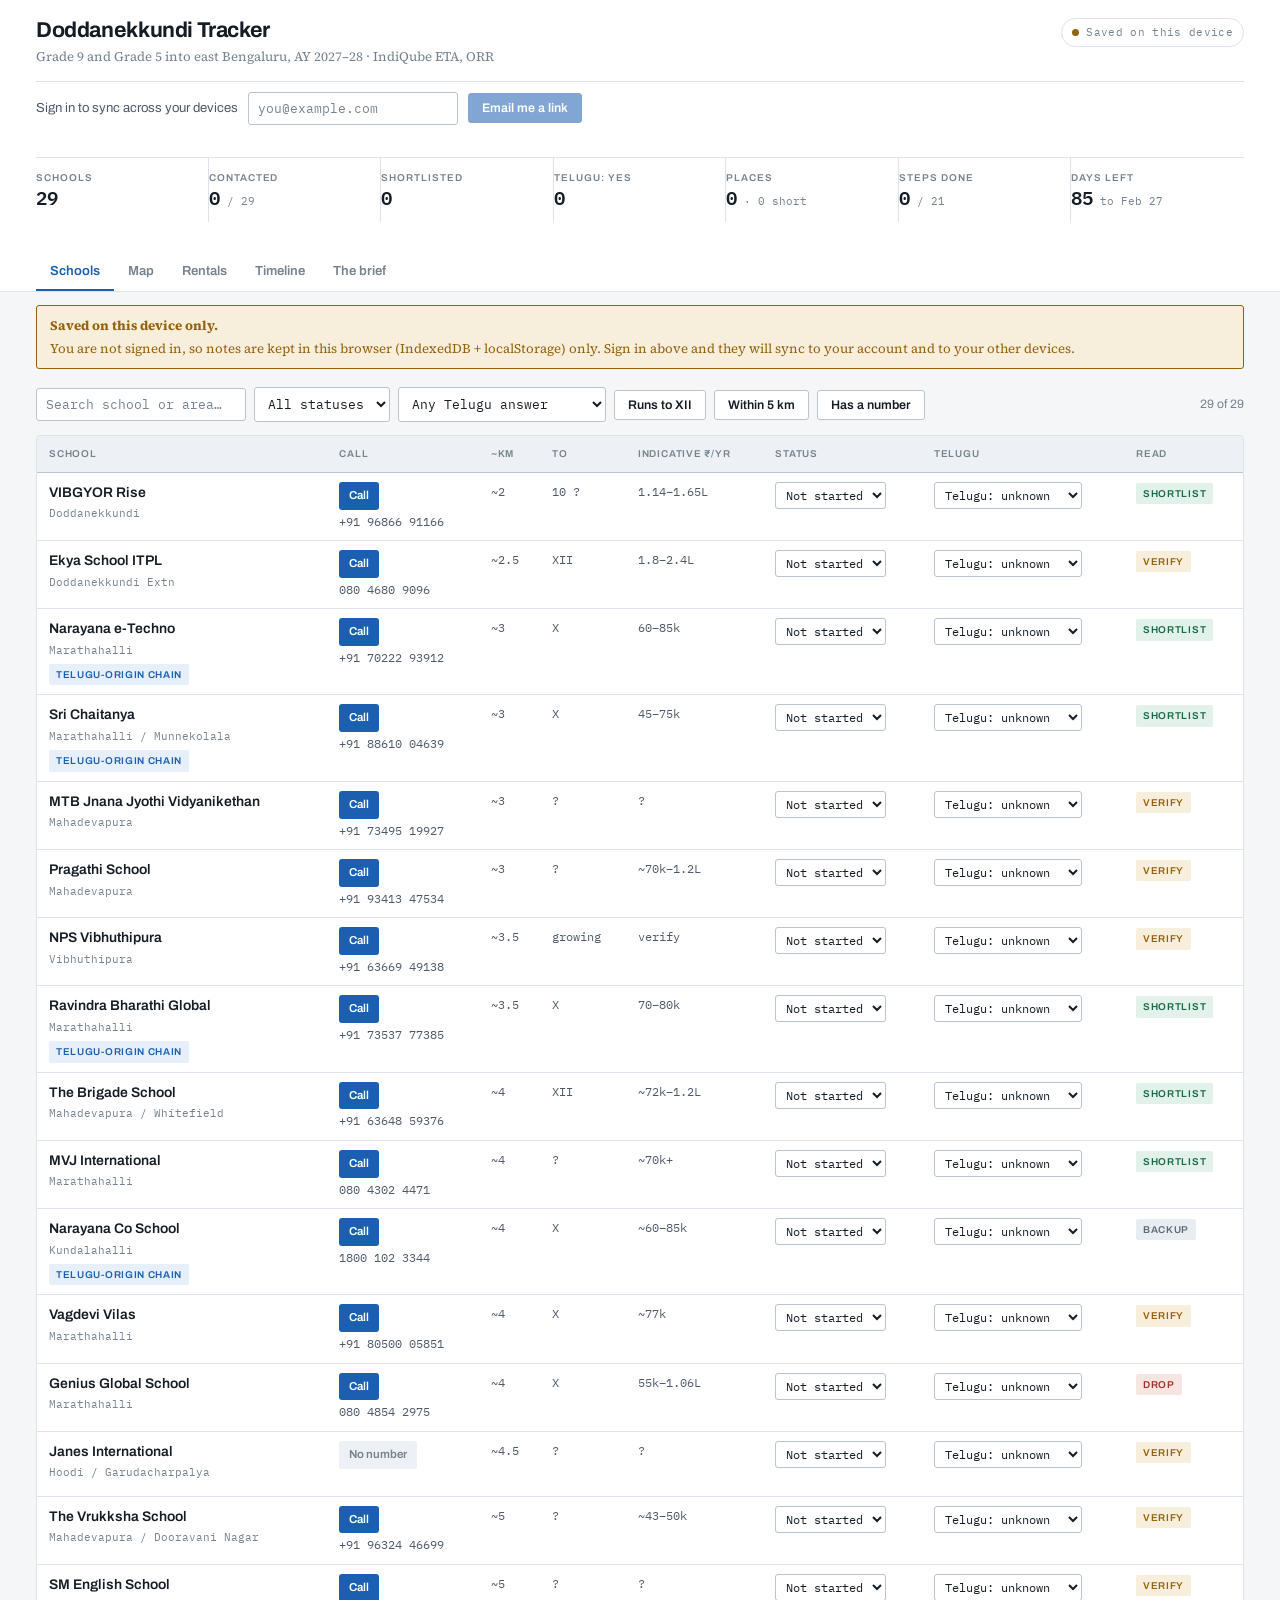
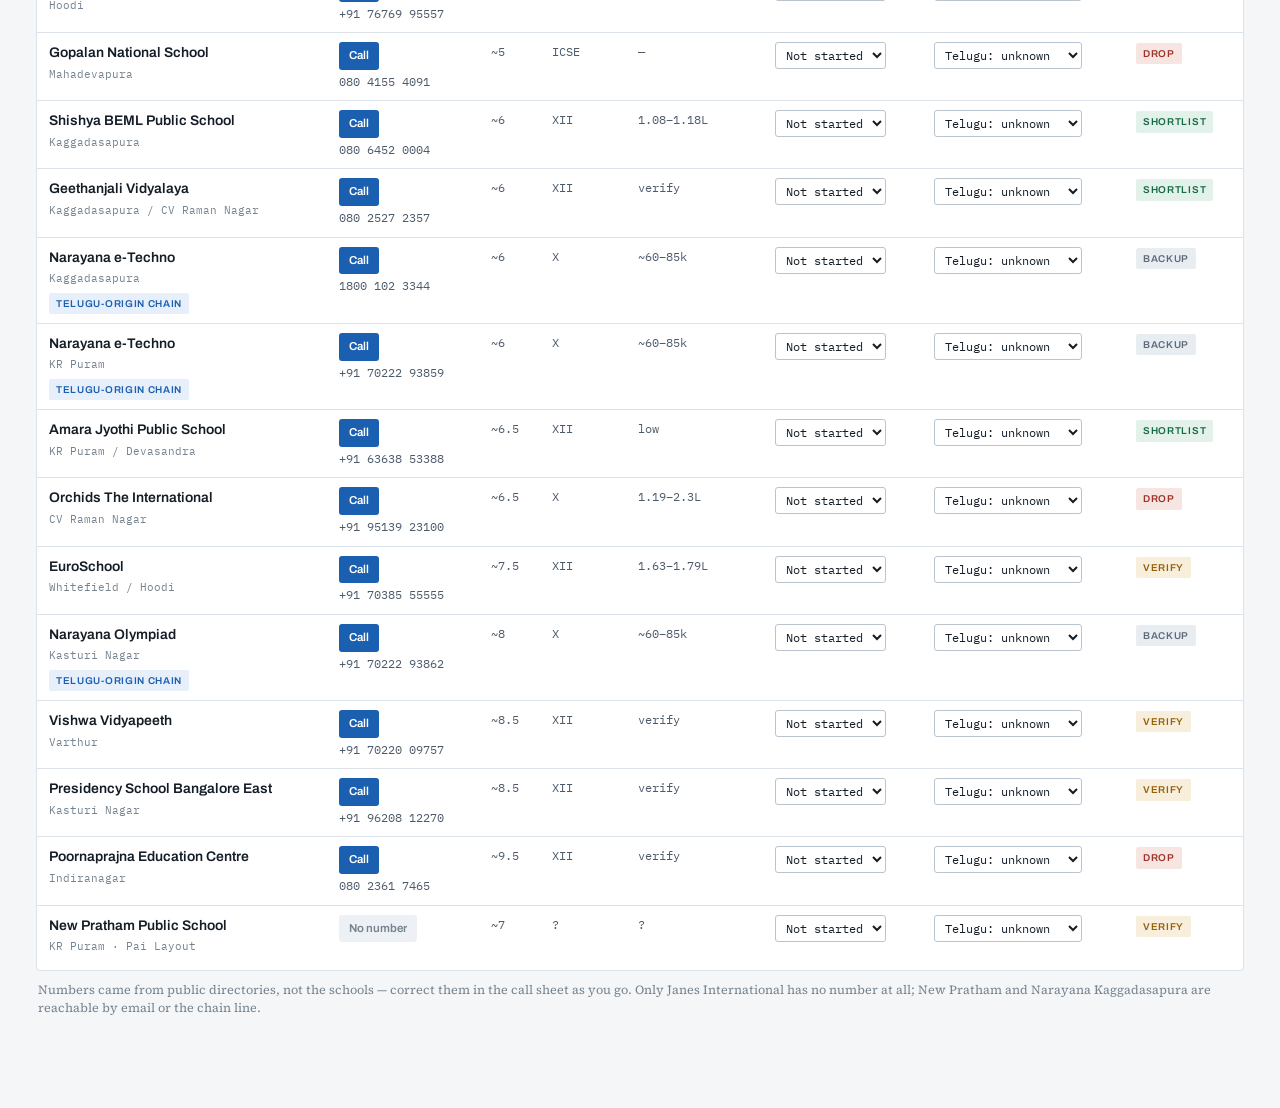
<file: index.html>
<!doctype html>
<html lang="en">
<head>
<meta charset="utf-8">
<meta name="viewport" content="width=device-width, initial-scale=1, viewport-fit=cover">
<meta name="description" content="Tracker for the east Bengaluru school search and house hunt, AY 2027-28.">
<meta name="color-scheme" content="light dark">
<meta name="robots" content="noindex, nofollow, noarchive">
<meta name="apple-mobile-web-app-capable" content="yes">
<meta name="apple-mobile-web-app-title" content="DDK Tracker">
<link rel="icon" href="data:image/svg+xml,%3Csvg xmlns='http://www.w3.org/2000/svg' viewBox='0 0 100 100'%3E%3Ctext y='.9em' font-size='90'%3E%F0%9F%93%9E%3C/text%3E%3C/svg%3E">
<title>Doddanekkundi Tracker</title>
<link rel="preconnect" href="https://fonts.googleapis.com">
<link rel="preconnect" href="https://fonts.gstatic.com" crossorigin>
<link rel="stylesheet" href="https://fonts.googleapis.com/css2?family=Archivo:wght@500;600;700&family=IBM+Plex+Mono:wght@400;500;600&family=Source+Serif+4:opsz,wght@8..60,400;8..60,600&display=swap">
<link rel="stylesheet" href="vendor/leaflet.css?v=4">
<link rel="stylesheet" href="styles.css?v=4">
</head>
<body>
<div id="root"><noscript>This tracker needs JavaScript enabled.</noscript></div>

<!-- Vendored rather than pulled from a CDN: no third-party runtime
     dependency, and the page keeps working offline once cached. -->
<script src="vendor/react.production.min.js?v=4"></script>
<script src="vendor/react-dom.production.min.js?v=4"></script>
<script src="vendor/supabase.js?v=4"></script>
<script src="vendor/leaflet.js?v=4"></script>

<script src="config.js?v=4"></script>
<script src="data.js?v=4"></script>
<script src="store.js?v=4"></script>
<script src="app.js?v=4"></script>

<script>
(function () {
  var root = document.getElementById("root");
  if (typeof React === "undefined" || typeof ReactDOM === "undefined" || !window.TrackerApp) {
    root.innerHTML =
      '<div style="font:15px/1.6 system-ui,sans-serif;max-width:34em;margin:12vh auto;padding:0 20px">' +
      '<h1 style="font-size:1.2rem;margin:0 0 12px">This page could not start</h1>' +
      '<p style="margin:0 0 10px">One of the scripts in vendor/ did not load. Check that the whole folder was deployed.</p>' +
      '<p style="margin:0;color:#666">If reloading does not help, check the browser console: a missing config.js or a ' +
      'syntax error in one of the scripts will stop the page here.</p></div>';
    return;
  }
  ReactDOM.createRoot(root).render(React.createElement(window.TrackerApp));
})();
</script>
</body>
</html>
</file>
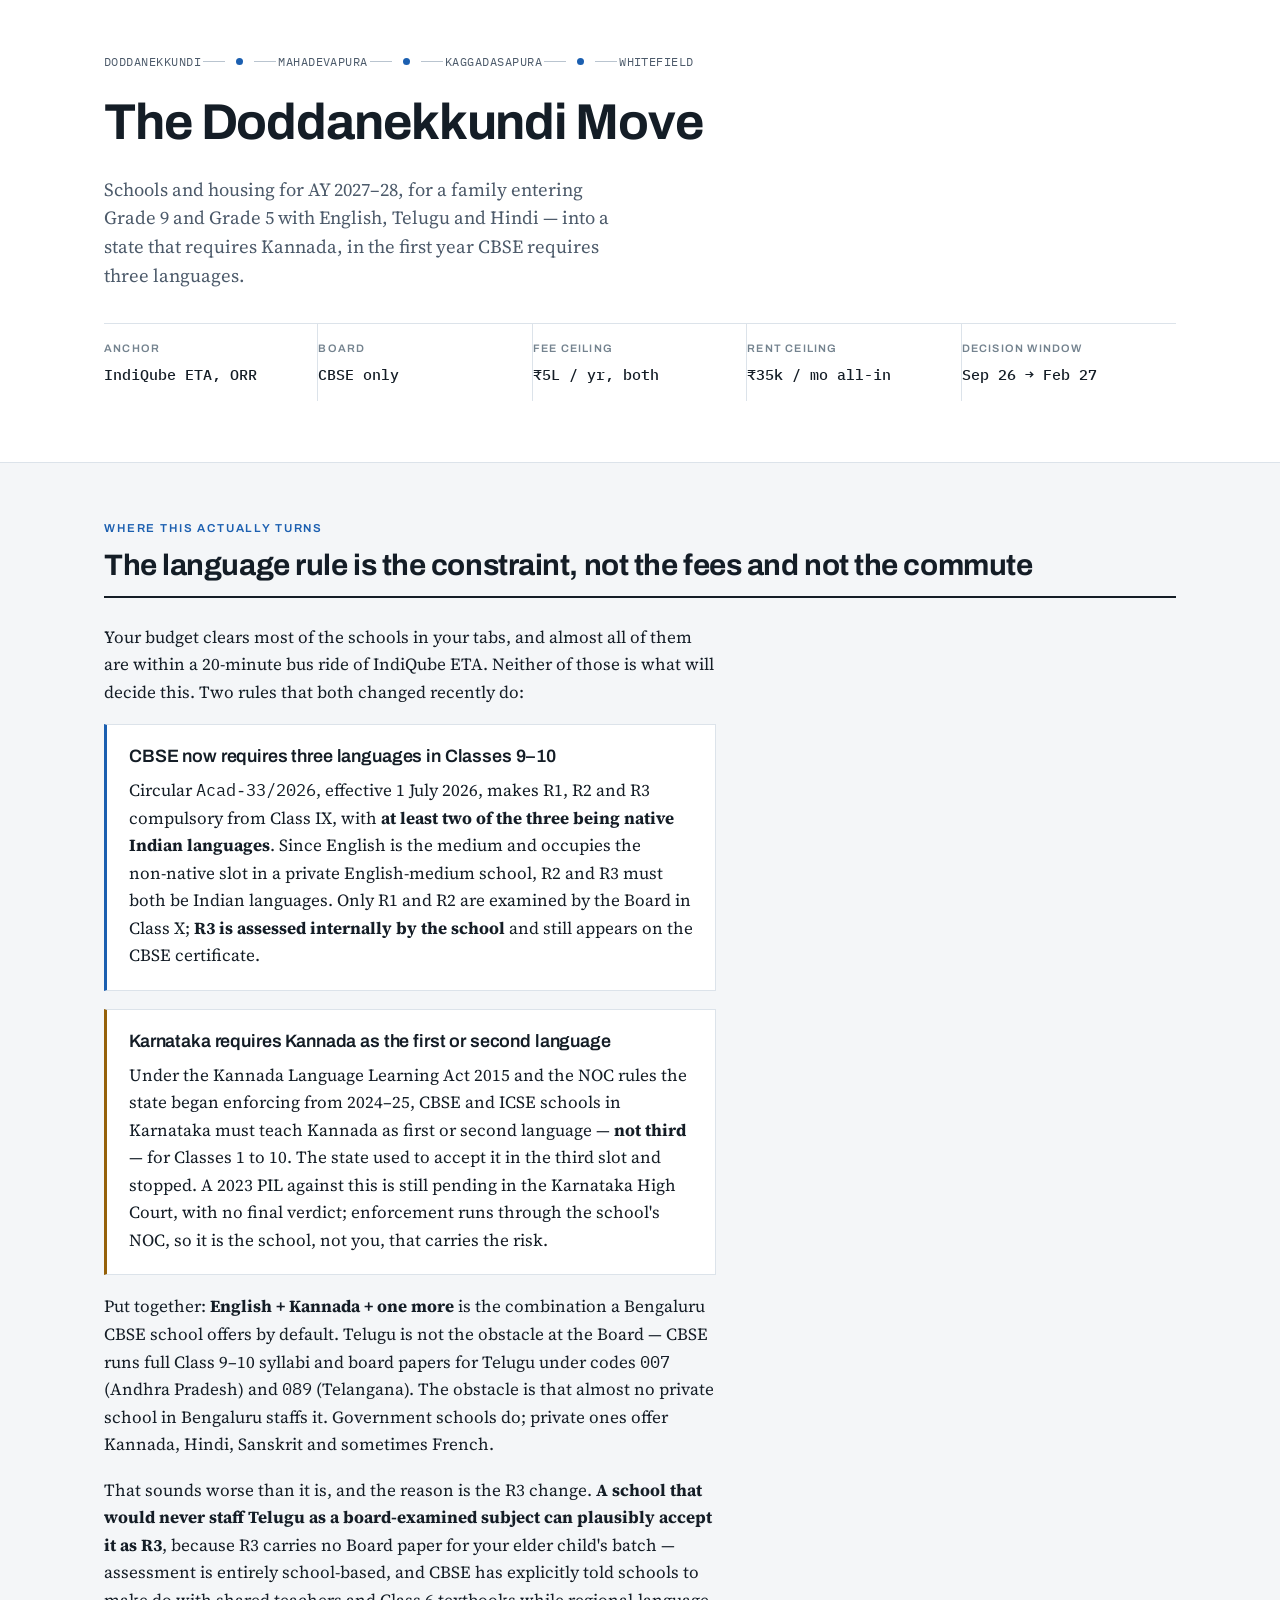
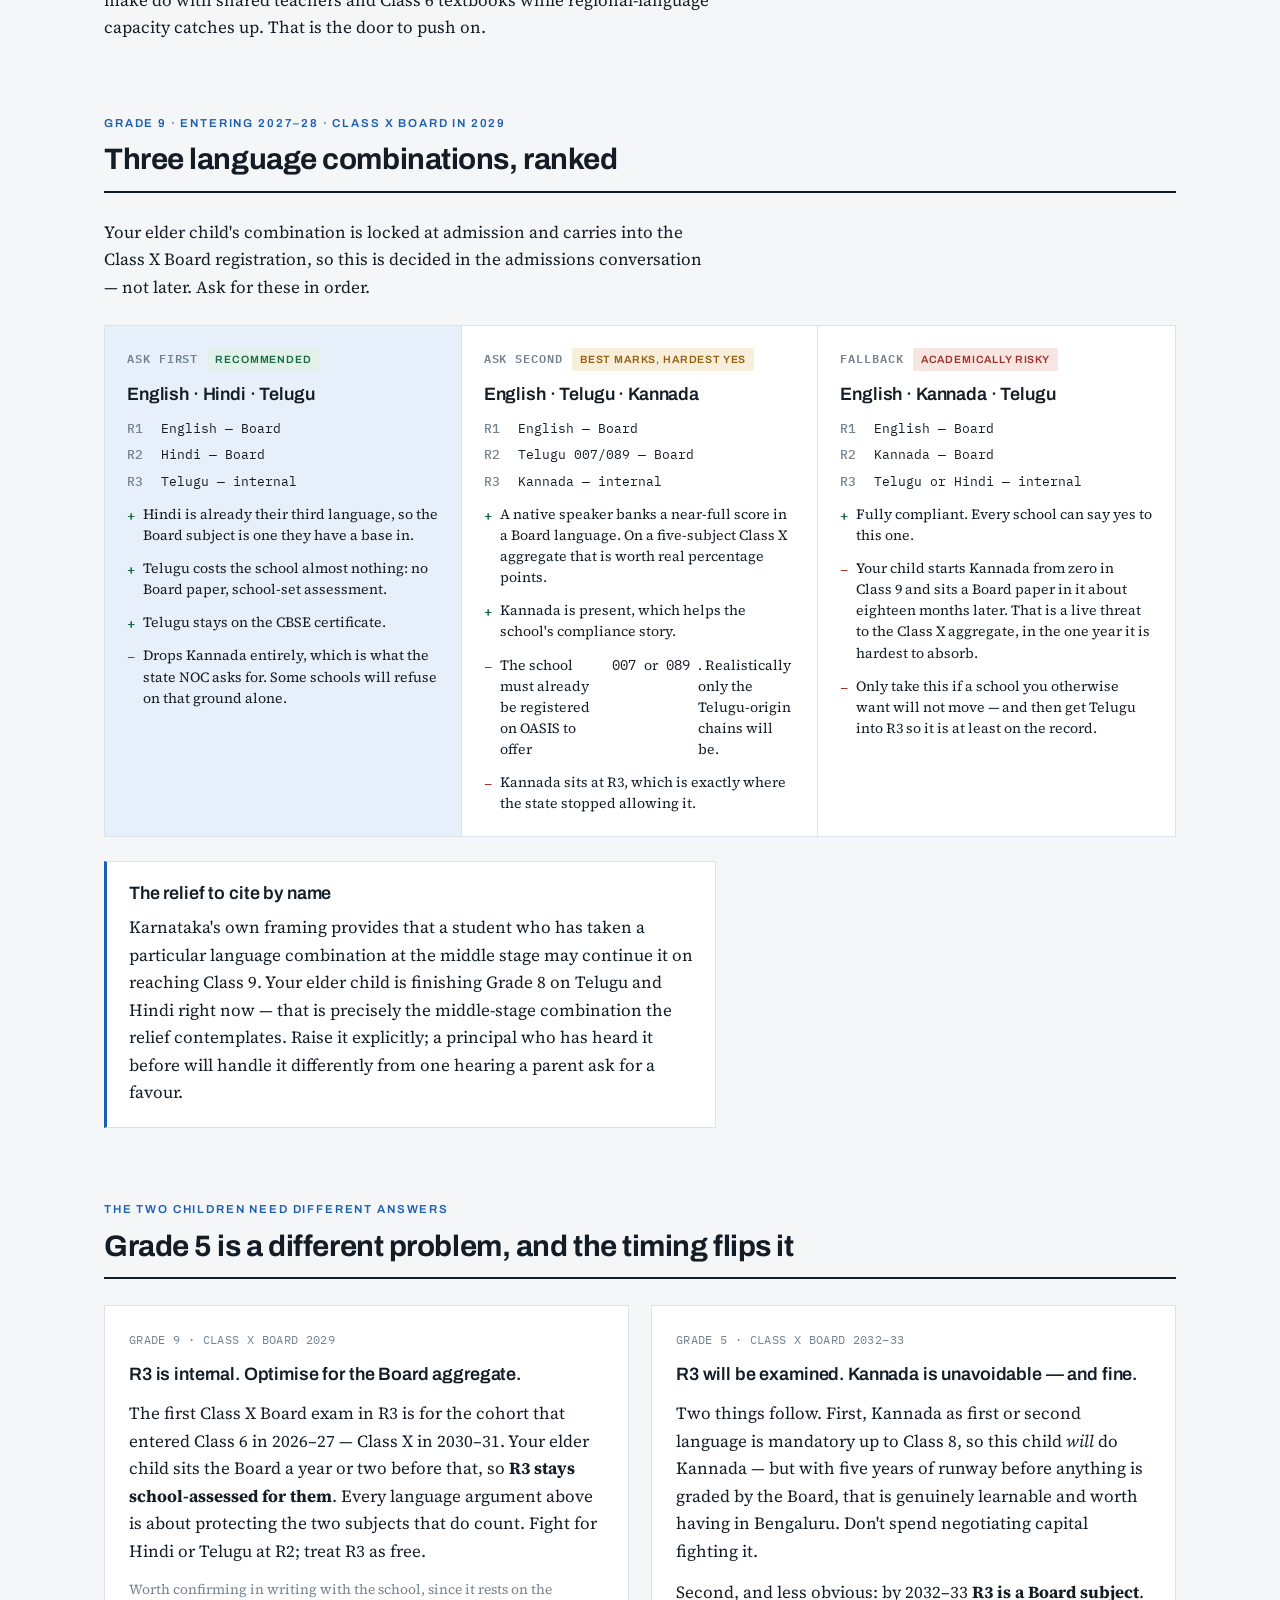
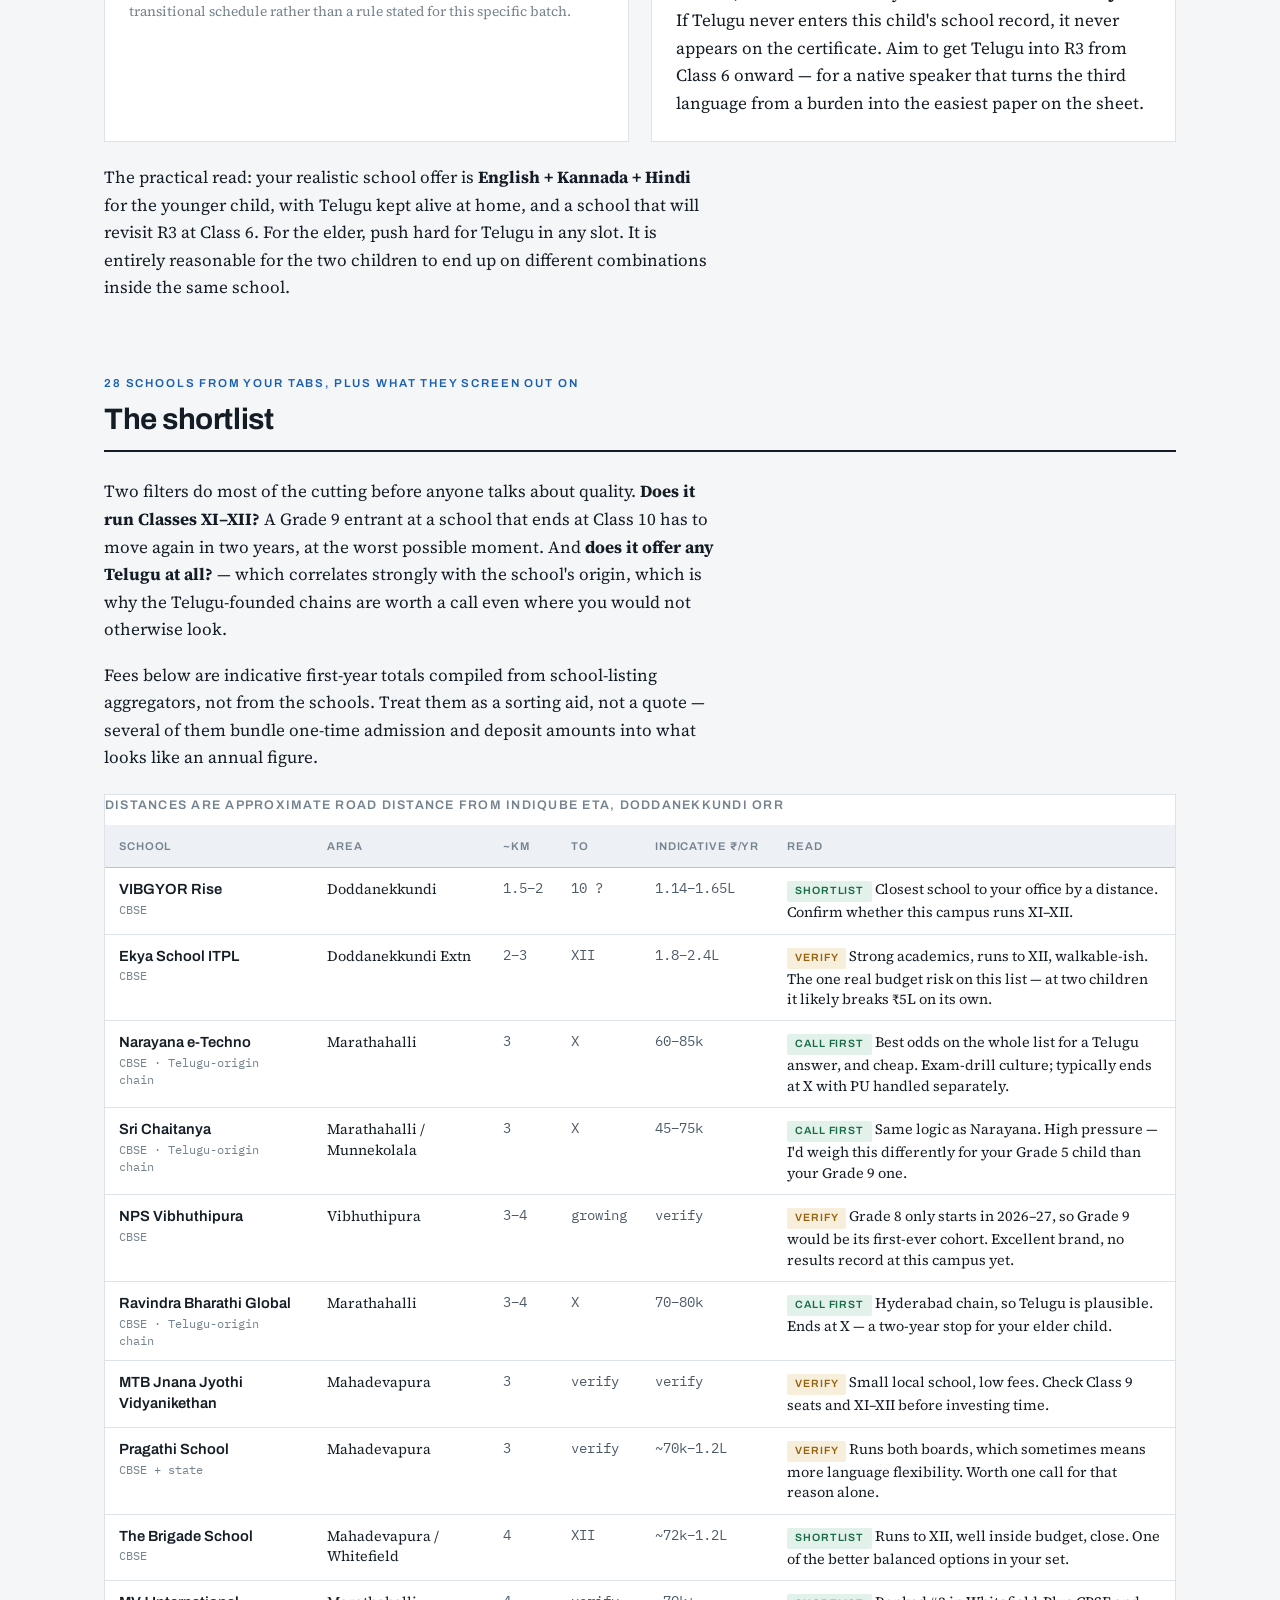
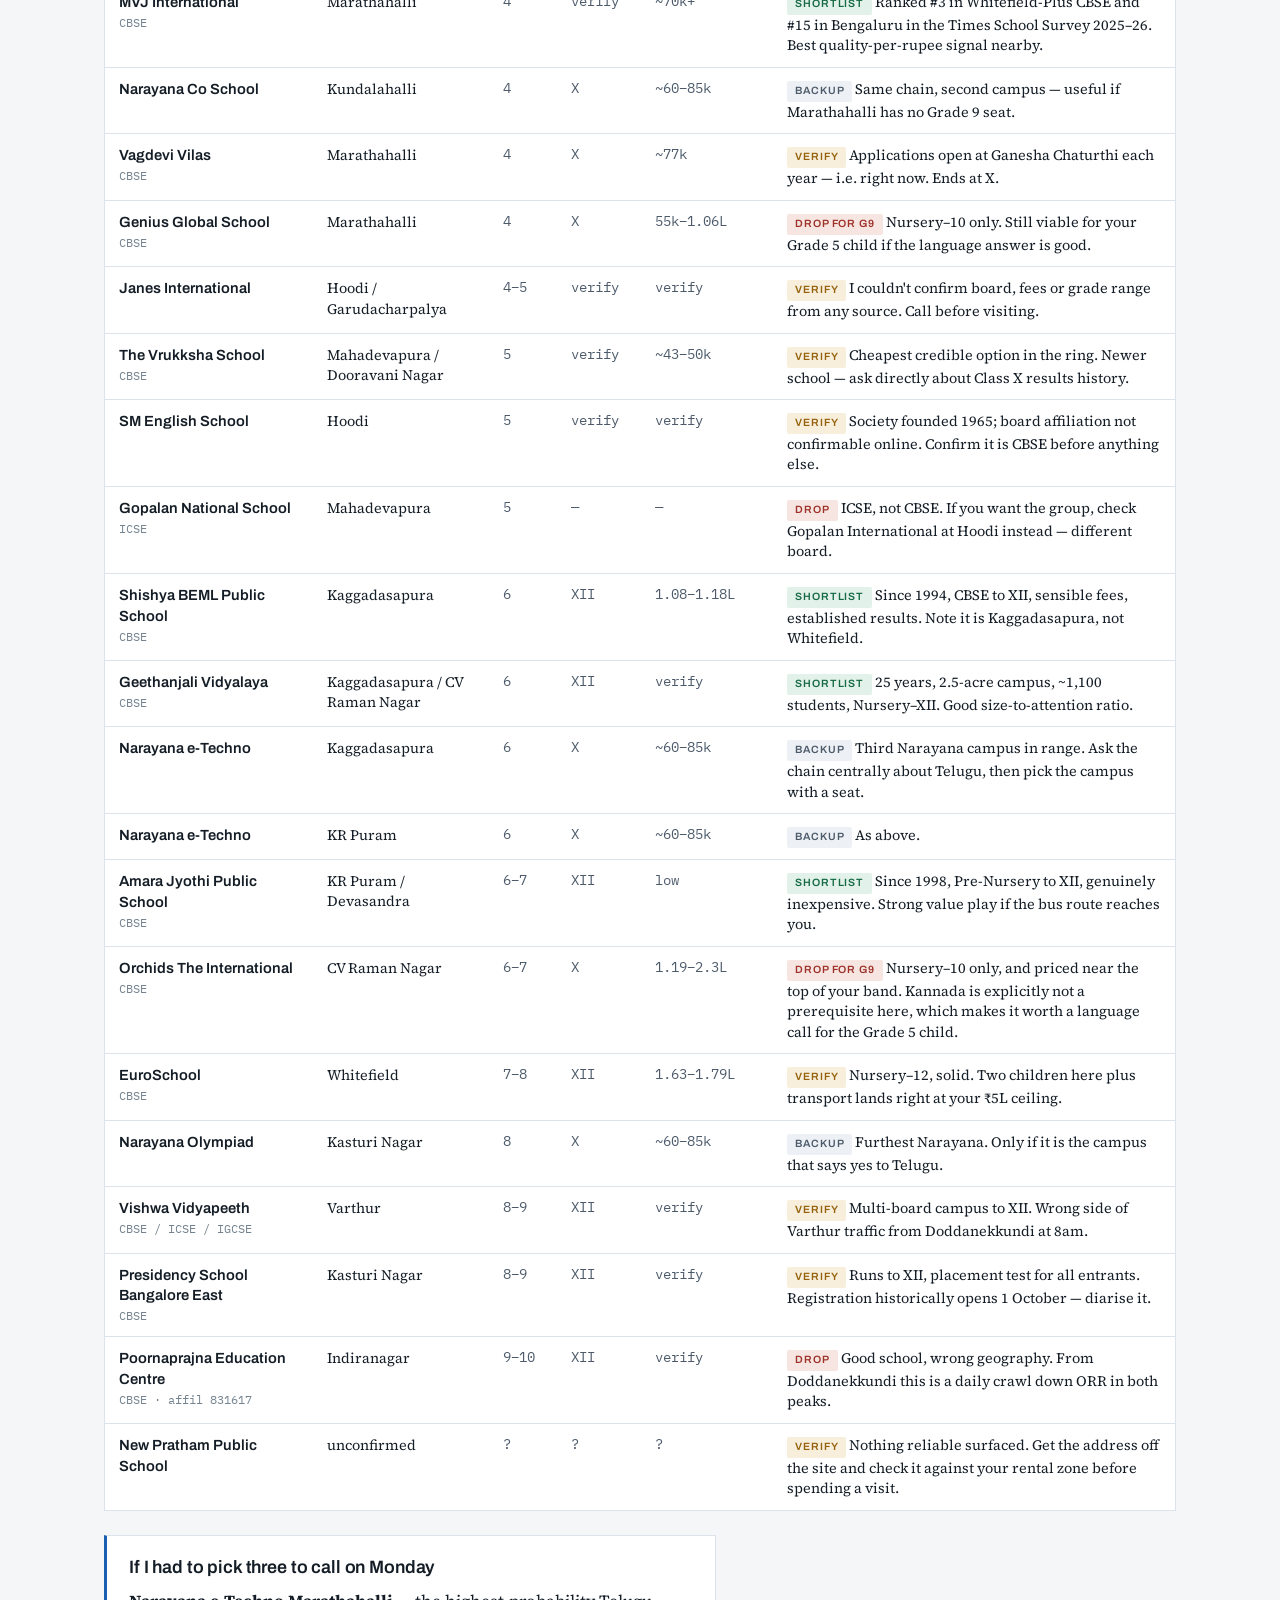
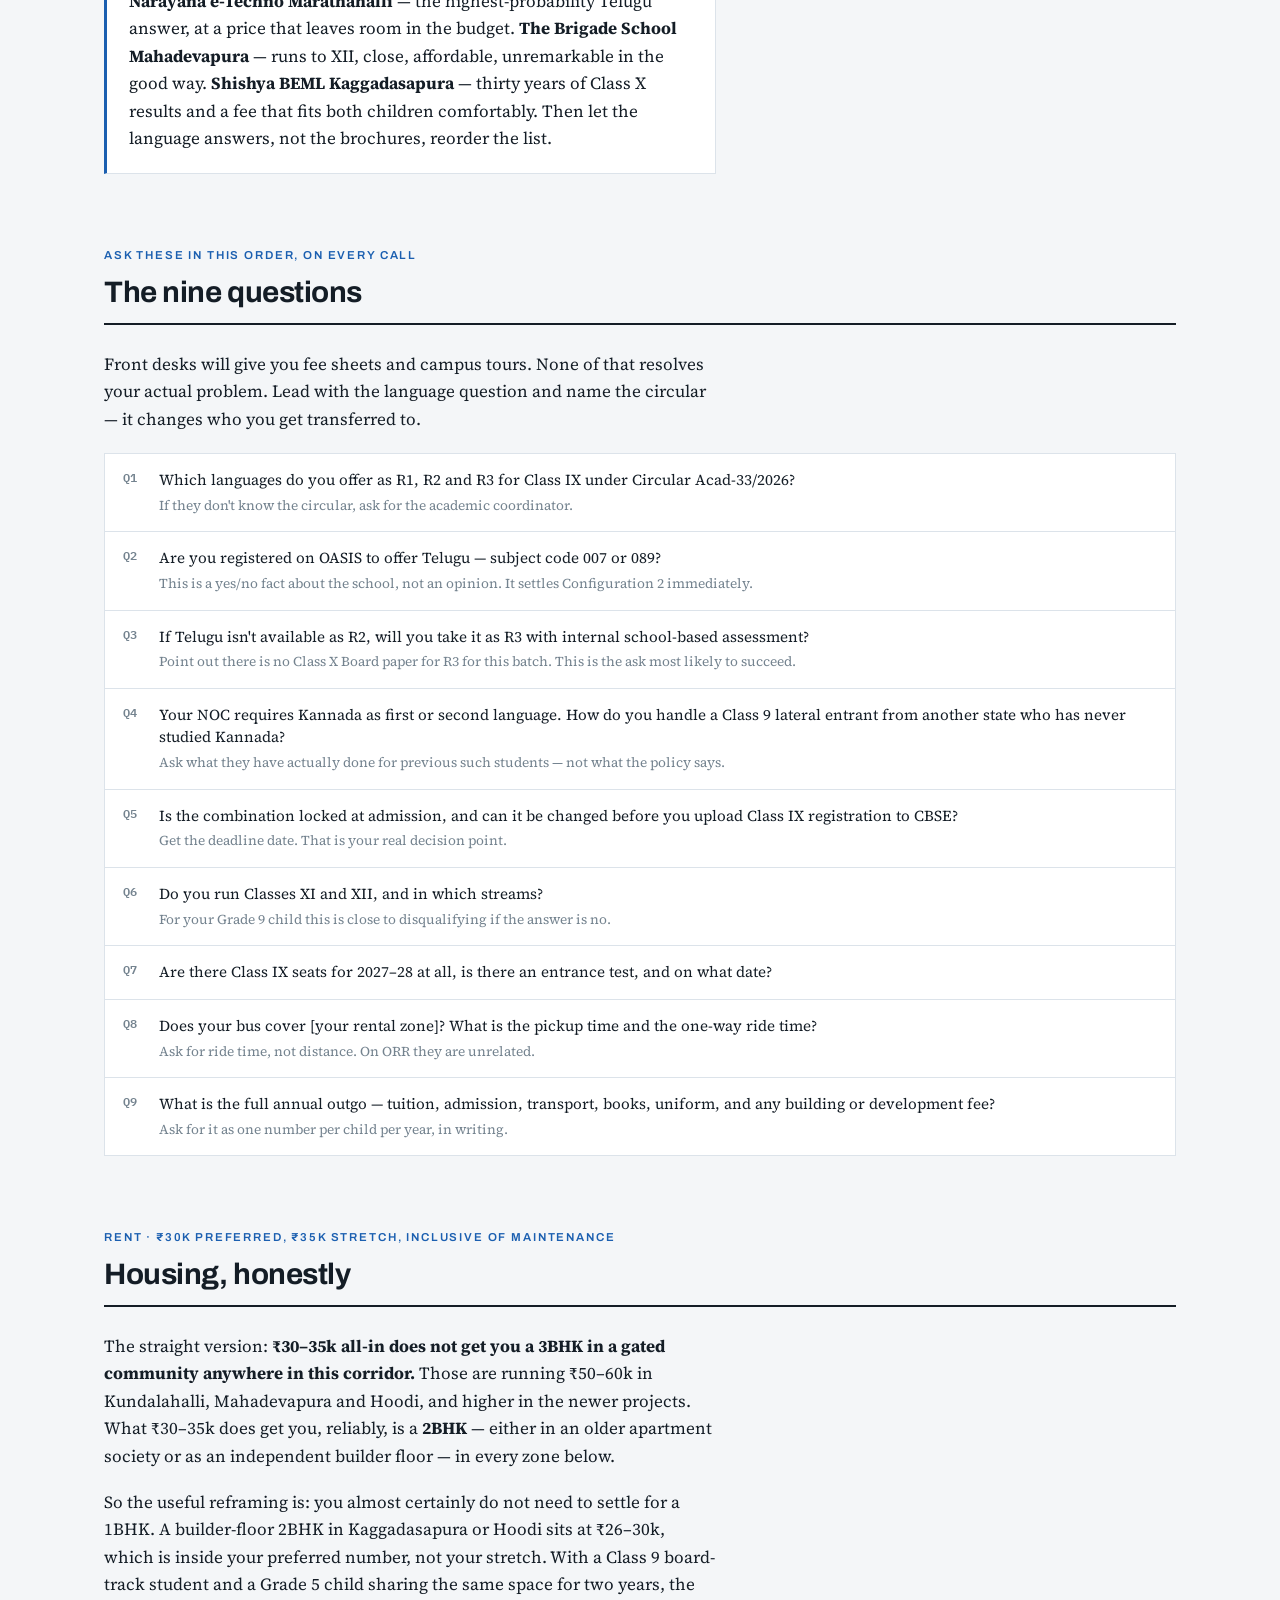
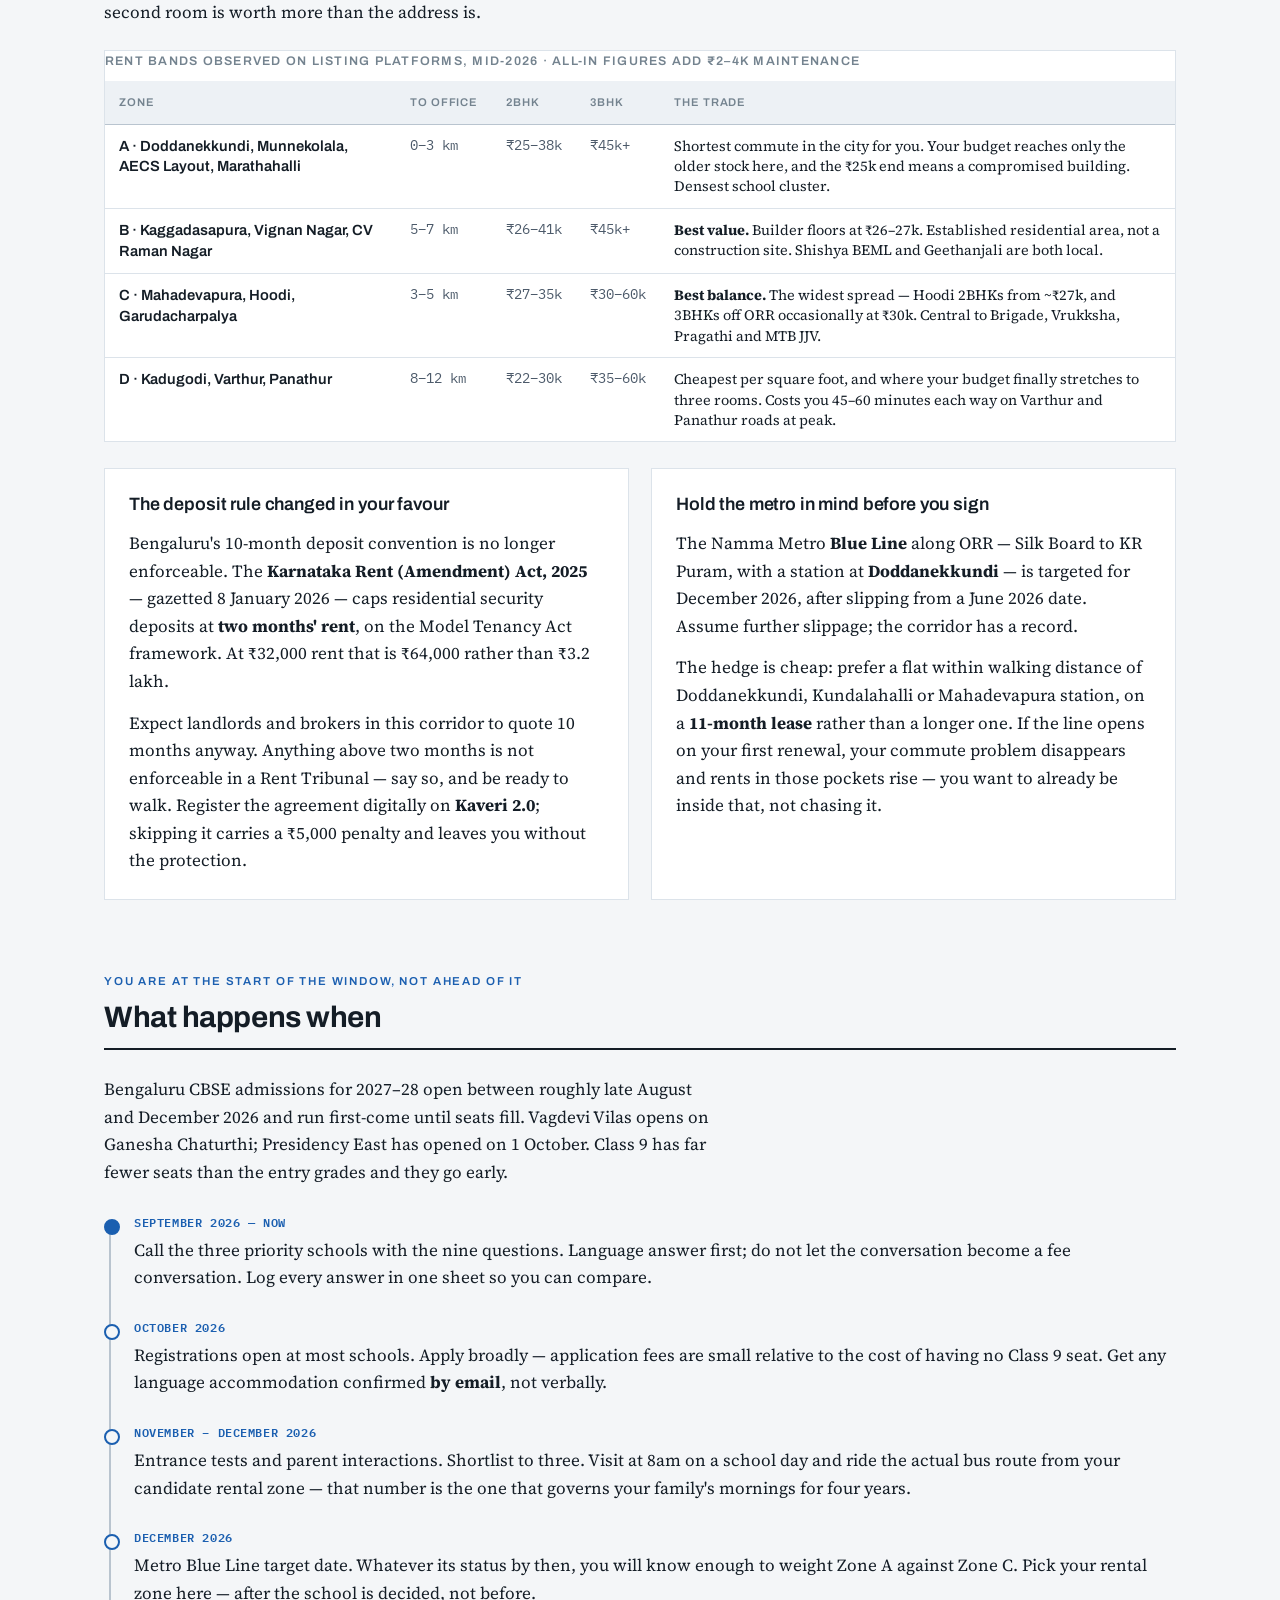
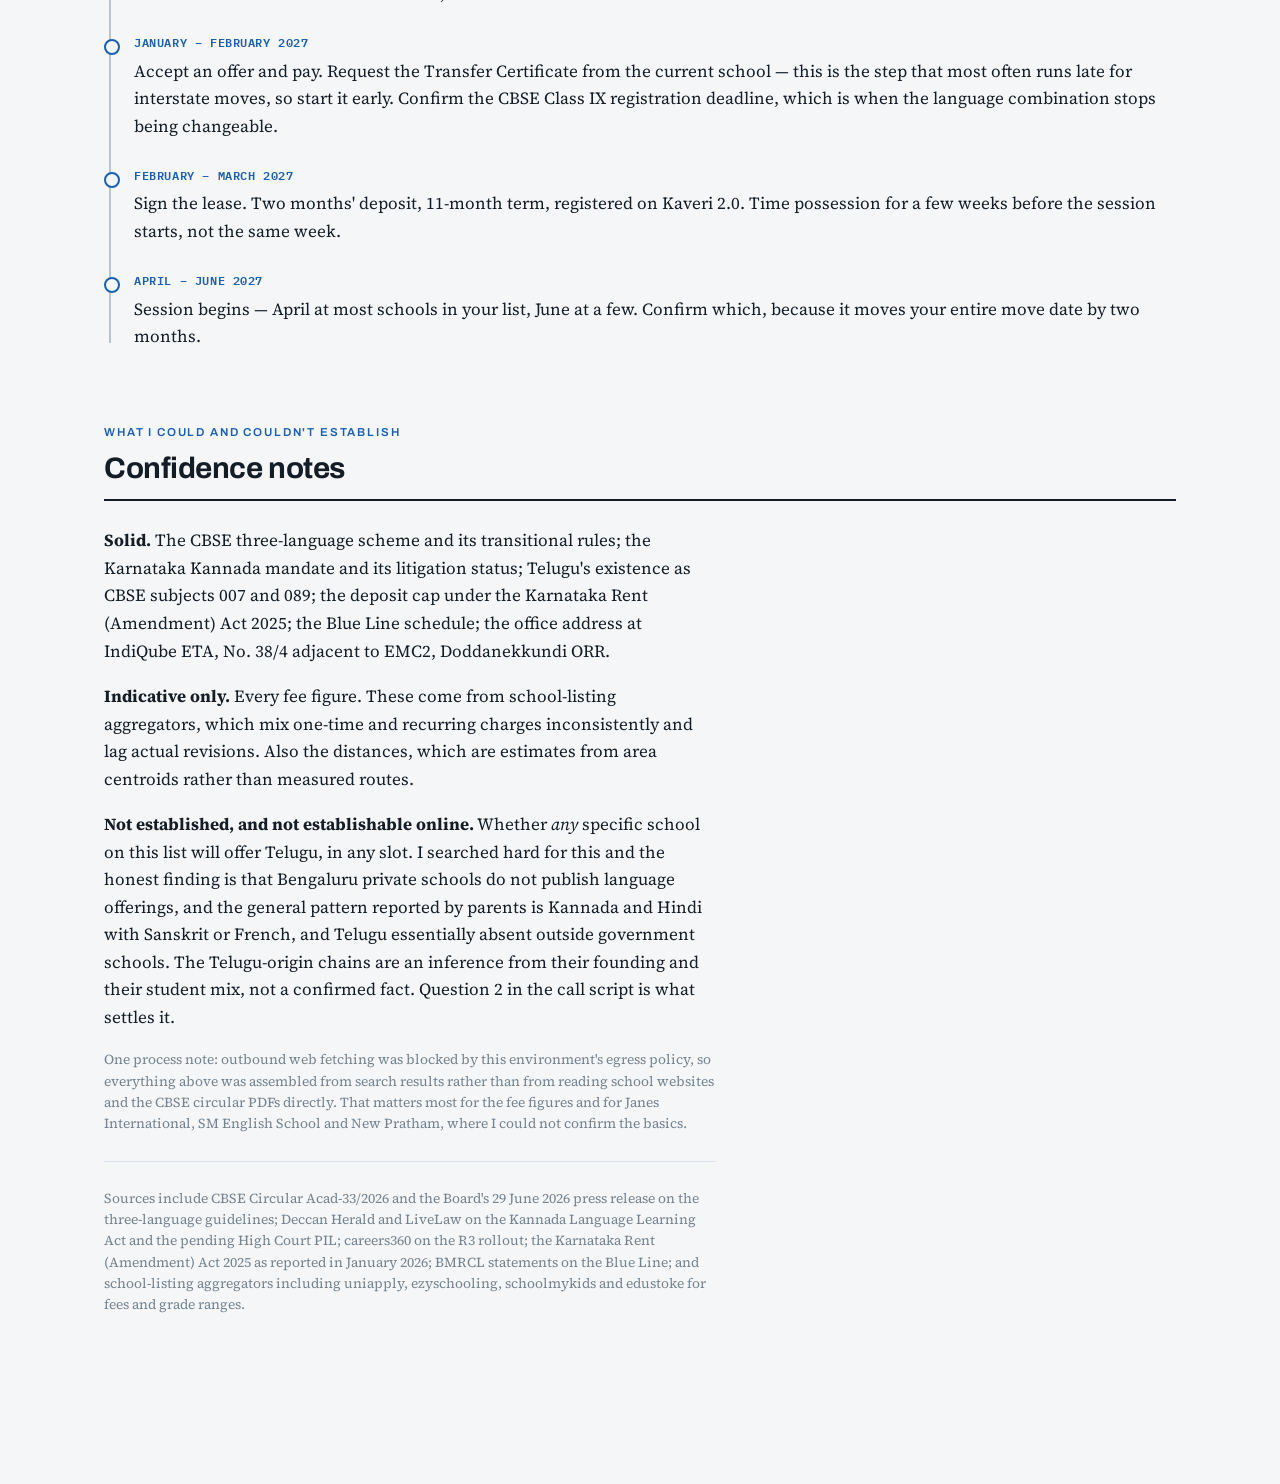
<file: report.html>
<!doctype html>
<html lang="en">
<head>
<meta charset="utf-8">
<meta name="viewport" content="width=device-width, initial-scale=1, viewport-fit=cover">
<meta name="description" content="Schools and housing research for a family relocating to east Bengaluru, AY 2027-28.">
<meta name="color-scheme" content="light dark">
<meta name="apple-mobile-web-app-capable" content="yes">
<meta name="apple-mobile-web-app-title" content="DDK Tracker">
<style>html{-webkit-text-size-adjust:100%}body{margin:0}img{max-width:100%}[hidden]{display:none!important}</style>
<title>The Doddanekkundi Move</title>
<link rel="preconnect" href="https://fonts.googleapis.com">
<link rel="preconnect" href="https://fonts.gstatic.com" crossorigin>
<link rel="stylesheet" href="https://fonts.googleapis.com/css2?family=Archivo:wght@500;600;700&family=IBM+Plex+Mono:wght@400;500;600&family=Source+Serif+4:ital,opsz,wght@0,8..60,400;0,8..60,600;1,8..60,400&display=swap">

<style>
:root{
  --ground:#F4F6F8;
  --surface:#FFFFFF;
  --surface-2:#EDF1F5;
  --ink:#141D26;
  --ink-2:#4C5A6A;
  --ink-3:#74838F;
  --rule:#DCE3EA;
  --rule-strong:#B9C4CF;
  --accent:#1B5FB0;
  --accent-soft:#E7EFFA;
  --go:#166B45;      --go-bg:#E2F1E9;
  --warn:#95610A;    --warn-bg:#F7EEDC;
  --stop:#9E3229;    --stop-bg:#F7E5E2;
  --shadow:0 1px 2px rgba(20,29,38,.06), 0 8px 24px -16px rgba(20,29,38,.28);
}
@media (prefers-color-scheme: dark){
  :root:not([data-theme="light"]){
    --ground:#0D131A;
    --surface:#151E27;
    --surface-2:#1C2732;
    --ink:#E4EAF0;
    --ink-2:#A2B0BE;
    --ink-3:#7B8996;
    --rule:#26323E;
    --rule-strong:#3A4854;
    --accent:#79ADEF;
    --accent-soft:#16283C;
    --go:#5CC38C;      --go-bg:#12291F;
    --warn:#DFAE55;    --warn-bg:#2C2314;
    --stop:#E88C7F;    --stop-bg:#2E1A18;
    --shadow:0 1px 2px rgba(0,0,0,.4), 0 8px 24px -16px rgba(0,0,0,.8);
  }
}
:root[data-theme="dark"]{
  --ground:#0D131A;
  --surface:#151E27;
  --surface-2:#1C2732;
  --ink:#E4EAF0;
  --ink-2:#A2B0BE;
  --ink-3:#7B8996;
  --rule:#26323E;
  --rule-strong:#3A4854;
  --accent:#79ADEF;
  --accent-soft:#16283C;
  --go:#5CC38C;      --go-bg:#12291F;
  --warn:#DFAE55;    --warn-bg:#2C2314;
  --stop:#E88C7F;    --stop-bg:#2E1A18;
  --shadow:0 1px 2px rgba(0,0,0,.4), 0 8px 24px -16px rgba(0,0,0,.8);
}

*{box-sizing:border-box}
body{
  background:var(--ground);
  color:var(--ink);
  font-family:"Source Serif 4", Georgia, "Times New Roman", serif;
  font-size:17px;
  line-height:1.62;
  -webkit-font-smoothing:antialiased;
}
.wrap{max-width:1120px;margin:0 auto;padding:0 24px 96px}
.col{max-width:68ch}

h1,h2,h3,h4,.eyebrow,.chip,th,.mono,.num{font-family:Archivo, "Helvetica Neue", Arial, sans-serif}
h1{font-size:clamp(2.1rem,5vw,3.15rem);line-height:1.04;letter-spacing:-.022em;font-weight:700;margin:0;text-wrap:balance}
h2{font-size:clamp(1.4rem,2.6vw,1.85rem);line-height:1.15;letter-spacing:-.015em;font-weight:700;margin:0;text-wrap:balance}
h3{font-size:1.12rem;line-height:1.28;letter-spacing:-.008em;font-weight:600;margin:0;text-wrap:balance}
h4{font-size:.82rem;text-transform:uppercase;letter-spacing:.1em;font-weight:600;color:var(--ink-3);margin:0}
p{margin:0}
a{color:var(--accent)}
a:focus-visible,summary:focus-visible{outline:2px solid var(--accent);outline-offset:3px;border-radius:2px}

.eyebrow{
  font-size:.72rem;text-transform:uppercase;letter-spacing:.16em;font-weight:600;
  color:var(--accent);
}
.mono{font-family:"IBM Plex Mono", ui-monospace, Menlo, monospace;font-variant-numeric:tabular-nums}

/* ---- masthead ---- */
header.top{
  border-bottom:1px solid var(--rule);
  background:var(--surface);
  margin-bottom:56px;
}
.top-inner{max-width:1120px;margin:0 auto;padding:52px 24px 44px;display:flex;flex-direction:column;gap:26px}
.route{display:flex;align-items:center;gap:0;flex-wrap:wrap;font-family:"IBM Plex Mono",monospace;font-size:.74rem;letter-spacing:.04em;color:var(--ink-2)}
.route span{white-space:nowrap}
.route .dot{width:7px;height:7px;border-radius:50%;background:var(--accent);display:inline-block;margin:0 9px}
.route .seg{height:1px;width:22px;background:var(--rule-strong);display:inline-block;margin:0 2px}
.lede{font-size:1.16rem;line-height:1.55;color:var(--ink-2);max-width:60ch}
.facts{display:grid;grid-template-columns:repeat(auto-fit,minmax(158px,1fr));gap:0;border-top:1px solid var(--rule);margin-top:6px}
.fact{padding:16px 20px 14px 0;border-right:1px solid var(--rule)}
.fact:last-child{border-right:none}
.fact dt{font-family:Archivo,sans-serif;font-size:.68rem;text-transform:uppercase;letter-spacing:.11em;color:var(--ink-3);font-weight:600;margin-bottom:5px}
.fact dd{margin:0;font-family:"IBM Plex Mono",monospace;font-size:.95rem;font-weight:500;color:var(--ink);font-variant-numeric:tabular-nums}

/* ---- sections ---- */
section{margin-bottom:72px}
.sec-head{display:flex;flex-direction:column;gap:10px;margin-bottom:26px;padding-bottom:14px;border-bottom:2px solid var(--ink)}
.stack{display:flex;flex-direction:column;gap:18px}
.stack-tight{display:flex;flex-direction:column;gap:11px}

/* ---- callout ---- */
.callout{
  background:var(--surface);border:1px solid var(--rule);border-left:3px solid var(--accent);
  padding:20px 22px;display:flex;flex-direction:column;gap:9px;
}
.callout.warn{border-left-color:var(--warn)}
.callout.stop{border-left-color:var(--stop)}

/* ---- tables ---- */
.scroller{overflow-x:auto;border:1px solid var(--rule);background:var(--surface);-webkit-overflow-scrolling:touch}
table{border-collapse:collapse;width:100%;min-width:720px;font-size:.9rem}
caption{text-align:left;font-family:Archivo,sans-serif;font-size:.78rem;text-transform:uppercase;letter-spacing:.1em;color:var(--ink-3);font-weight:600;padding:0 0 10px}
th{
  font-size:.7rem;text-transform:uppercase;letter-spacing:.08em;font-weight:600;color:var(--ink-3);
  text-align:left;padding:12px 14px;border-bottom:1px solid var(--rule-strong);white-space:nowrap;
  background:var(--surface-2);position:sticky;top:0;
}
td{padding:11px 14px;border-bottom:1px solid var(--rule);vertical-align:top;line-height:1.42}
tbody tr:last-child td{border-bottom:none}
td.n{font-family:"IBM Plex Mono",monospace;font-variant-numeric:tabular-nums;font-size:.85rem;white-space:nowrap;color:var(--ink-2)}
td.name{font-family:Archivo,sans-serif;font-weight:600;font-size:.92rem;min-width:190px}
td .sub{display:block;font-family:"IBM Plex Mono",monospace;font-size:.73rem;color:var(--ink-3);font-weight:400;margin-top:2px}

.chip{
  display:inline-block;font-size:.66rem;text-transform:uppercase;letter-spacing:.08em;font-weight:600;
  padding:3px 8px;border-radius:2px;white-space:nowrap;
}
.chip.go{background:var(--go-bg);color:var(--go)}
.chip.verify{background:var(--warn-bg);color:var(--warn)}
.chip.drop{background:var(--stop-bg);color:var(--stop)}
.chip.plain{background:var(--surface-2);color:var(--ink-2)}

/* ---- config cards ---- */
.configs{display:grid;grid-template-columns:repeat(auto-fit,minmax(280px,1fr));gap:0;border:1px solid var(--rule);background:var(--surface)}
.config{padding:22px;border-right:1px solid var(--rule);display:flex;flex-direction:column;gap:12px}
.config:last-child{border-right:none}
.config.pick{background:var(--accent-soft)}
.config-rank{display:flex;align-items:baseline;gap:9px}
.config-rank .r{font-family:"IBM Plex Mono",monospace;font-size:.72rem;font-weight:600;letter-spacing:.08em;color:var(--ink-3)}
.langline{display:flex;flex-direction:column;gap:5px;font-family:"IBM Plex Mono",monospace;font-size:.82rem}
.langline div{display:flex;gap:10px;align-items:baseline}
.langline b{color:var(--ink-3);font-weight:500;min-width:24px}
.pro,.con{font-size:.88rem;line-height:1.5;display:flex;gap:8px}
.pro::before{content:"+";color:var(--go);font-family:"IBM Plex Mono",monospace;font-weight:600}
.con::before{content:"\2212";color:var(--stop);font-family:"IBM Plex Mono",monospace;font-weight:600}

/* ---- two kids split ---- */
.split{display:grid;grid-template-columns:repeat(auto-fit,minmax(300px,1fr));gap:22px}
.panel{background:var(--surface);border:1px solid var(--rule);padding:24px;display:flex;flex-direction:column;gap:14px}
.panel .kidline{font-family:"IBM Plex Mono",monospace;font-size:.76rem;color:var(--ink-3);letter-spacing:.03em}

/* ---- timeline ---- */
.timeline{position:relative;padding-left:30px;display:flex;flex-direction:column;gap:26px}
.timeline::before{content:"";position:absolute;left:5px;top:8px;bottom:8px;width:2px;background:var(--rule-strong)}
.tl-item{position:relative;display:flex;flex-direction:column;gap:5px}
.tl-item::before{
  content:"";position:absolute;left:-30px;top:6px;width:12px;height:12px;border-radius:50%;
  background:var(--ground);border:2px solid var(--accent);
}
.tl-item.now::before{background:var(--accent)}
.tl-when{font-family:"IBM Plex Mono",monospace;font-size:.74rem;font-weight:600;letter-spacing:.05em;color:var(--accent);text-transform:uppercase}

/* ---- script list ---- */
ol.script{margin:0;padding-left:0;list-style:none;counter-reset:q;display:flex;flex-direction:column;gap:0;border:1px solid var(--rule);background:var(--surface)}
ol.script li{counter-increment:q;padding:15px 20px 15px 54px;position:relative;border-bottom:1px solid var(--rule);font-size:.95rem;line-height:1.5}
ol.script li:last-child{border-bottom:none}
ol.script li::before{
  content:"Q" counter(q);position:absolute;left:18px;top:15px;
  font-family:"IBM Plex Mono",monospace;font-size:.72rem;font-weight:600;color:var(--ink-3);
}
ol.script li em{font-style:normal;color:var(--ink-3);font-size:.85rem;display:block;margin-top:4px}

ul.plain{margin:0;padding-left:1.15em;display:flex;flex-direction:column;gap:8px}
ul.plain li{padding-left:.15em}

.footnote{font-size:.86rem;color:var(--ink-3);line-height:1.55}
hr.rule{border:none;border-top:1px solid var(--rule);margin:0}

@media (prefers-reduced-motion: no-preference){
  a{transition:color .15s ease}
}
@media (max-width:640px){
  body{font-size:16px}
  .fact{border-right:none;border-bottom:1px solid var(--rule)}
  .config{border-right:none;border-bottom:1px solid var(--rule)}
  .config:last-child{border-bottom:none}
}
</style>
</head>
<body>
<header class="top">
  <div class="top-inner">
    <div class="route">
      <span>DODDANEKKUNDI</span><span class="seg"></span><span class="dot"></span><span class="seg"></span><span>MAHADEVAPURA</span><span class="seg"></span><span class="dot"></span><span class="seg"></span><span>KAGGADASAPURA</span><span class="seg"></span><span class="dot"></span><span class="seg"></span><span>WHITEFIELD</span>
    </div>
    <h1>The Doddanekkundi Move</h1>
    <p class="lede">Schools and housing for AY&nbsp;2027–28, for a family entering Grade&nbsp;9 and Grade&nbsp;5 with English, Telugu and Hindi — into a state that requires Kannada, in the first year CBSE requires three languages.</p>
    <dl class="facts">
      <div class="fact"><dt>Anchor</dt><dd>IndiQube ETA, ORR</dd></div>
      <div class="fact"><dt>Board</dt><dd>CBSE only</dd></div>
      <div class="fact"><dt>Fee ceiling</dt><dd>₹5L / yr, both</dd></div>
      <div class="fact"><dt>Rent ceiling</dt><dd>₹35k / mo all-in</dd></div>
      <div class="fact"><dt>Decision window</dt><dd>Sep 26 → Feb 27</dd></div>
    </dl>
  </div>
</header>

<div class="wrap">

<!-- ============ 1. THE HEADLINE ============ -->
<section>
  <div class="sec-head">
    <span class="eyebrow">Where this actually turns</span>
    <h2>The language rule is the constraint, not the fees and not the commute</h2>
  </div>

  <div class="col stack">
    <p>Your budget clears most of the schools in your tabs, and almost all of them are within a 20‑minute bus ride of IndiQube ETA. Neither of those is what will decide this. Two rules that both changed recently do:</p>

    <div class="callout">
      <h3>CBSE now requires three languages in Classes 9–10</h3>
      <p>Circular <span class="mono">Acad‑33/2026</span>, effective 1 July 2026, makes R1, R2 and R3 compulsory from Class IX, with <strong>at least two of the three being native Indian languages</strong>. Since English is the medium and occupies the non‑native slot in a private English‑medium school, R2 and R3 must both be Indian languages. Only R1 and R2 are examined by the Board in Class X; <strong>R3 is assessed internally by the school</strong> and still appears on the CBSE certificate.</p>
    </div>

    <div class="callout warn">
      <h3>Karnataka requires Kannada as the first or second language</h3>
      <p>Under the Kannada Language Learning Act 2015 and the NOC rules the state began enforcing from 2024–25, CBSE and ICSE schools in Karnataka must teach Kannada as first or second language — <strong>not third</strong> — for Classes 1 to 10. The state used to accept it in the third slot and stopped. A 2023 PIL against this is still pending in the Karnataka High Court, with no final verdict; enforcement runs through the school's NOC, so it is the school, not you, that carries the risk.</p>
    </div>

    <p>Put together: <strong>English + Kannada + one more</strong> is the combination a Bengaluru CBSE school offers by default. Telugu is not the obstacle at the Board — CBSE runs full Class 9–10 syllabi and board papers for Telugu under codes <span class="mono">007</span> (Andhra Pradesh) and <span class="mono">089</span> (Telangana). The obstacle is that almost no private school in Bengaluru staffs it. Government schools do; private ones offer Kannada, Hindi, Sanskrit and sometimes French.</p>

    <p>That sounds worse than it is, and the reason is the R3 change. <strong>A school that would never staff Telugu as a board‑examined subject can plausibly accept it as R3</strong>, because R3 carries no Board paper for your elder child's batch — assessment is entirely school‑based, and CBSE has explicitly told schools to make do with shared teachers and Class 6 textbooks while regional‑language capacity catches up. That is the door to push on.</p>
  </div>
</section>

<!-- ============ 2. CONFIGURATIONS ============ -->
<section>
  <div class="sec-head">
    <span class="eyebrow">Grade 9 · entering 2027–28 · Class X Board in 2029</span>
    <h2>Three language combinations, ranked</h2>
  </div>

  <div class="col stack" style="margin-bottom:24px">
    <p>Your elder child's combination is locked at admission and carries into the Class X Board registration, so this is decided in the admissions conversation — not later. Ask for these in order.</p>
  </div>

  <div class="configs">
    <div class="config pick">
      <div class="config-rank"><span class="r">ASK FIRST</span><span class="chip go">Recommended</span></div>
      <h3>English · Hindi · Telugu</h3>
      <div class="langline">
        <div><b>R1</b><span>English — Board</span></div>
        <div><b>R2</b><span>Hindi — Board</span></div>
        <div><b>R3</b><span>Telugu — internal</span></div>
      </div>
      <p class="pro">Hindi is already their third language, so the Board subject is one they have a base in.</p>
      <p class="pro">Telugu costs the school almost nothing: no Board paper, school‑set assessment.</p>
      <p class="pro">Telugu stays on the CBSE certificate.</p>
      <p class="con">Drops Kannada entirely, which is what the state NOC asks for. Some schools will refuse on that ground alone.</p>
    </div>

    <div class="config">
      <div class="config-rank"><span class="r">ASK SECOND</span><span class="chip verify">Best marks, hardest yes</span></div>
      <h3>English · Telugu · Kannada</h3>
      <div class="langline">
        <div><b>R1</b><span>English — Board</span></div>
        <div><b>R2</b><span>Telugu <span class="mono">007/089</span> — Board</span></div>
        <div><b>R3</b><span>Kannada — internal</span></div>
      </div>
      <p class="pro">A native speaker banks a near‑full score in a Board language. On a five‑subject Class X aggregate that is worth real percentage points.</p>
      <p class="pro">Kannada is present, which helps the school's compliance story.</p>
      <p class="con">The school must already be registered on OASIS to offer <span class="mono">007</span> or <span class="mono">089</span>. Realistically only the Telugu‑origin chains will be.</p>
      <p class="con">Kannada sits at R3, which is exactly where the state stopped allowing it.</p>
    </div>

    <div class="config">
      <div class="config-rank"><span class="r">FALLBACK</span><span class="chip drop">Academically risky</span></div>
      <h3>English · Kannada · Telugu</h3>
      <div class="langline">
        <div><b>R1</b><span>English — Board</span></div>
        <div><b>R2</b><span>Kannada — Board</span></div>
        <div><b>R3</b><span>Telugu or Hindi — internal</span></div>
      </div>
      <p class="pro">Fully compliant. Every school can say yes to this one.</p>
      <p class="con">Your child starts Kannada from zero in Class 9 and sits a Board paper in it about eighteen months later. That is a live threat to the Class X aggregate, in the one year it is hardest to absorb.</p>
      <p class="con">Only take this if a school you otherwise want will not move — and then get Telugu into R3 so it is at least on the record.</p>
    </div>
  </div>

  <div class="col stack" style="margin-top:24px">
    <div class="callout">
      <h3>The relief to cite by name</h3>
      <p>Karnataka's own framing provides that a student who has taken a particular language combination at the middle stage may continue it on reaching Class 9. Your elder child is finishing Grade 8 on Telugu and Hindi right now — that is precisely the middle‑stage combination the relief contemplates. Raise it explicitly; a principal who has heard it before will handle it differently from one hearing a parent ask for a favour.</p>
    </div>
  </div>
</section>

<!-- ============ 3. THE YOUNGER CHILD ============ -->
<section>
  <div class="sec-head">
    <span class="eyebrow">The two children need different answers</span>
    <h2>Grade 5 is a different problem, and the timing flips it</h2>
  </div>

  <div class="split">
    <div class="panel">
      <p class="kidline">GRADE 9 · CLASS X BOARD 2029</p>
      <h3>R3 is internal. Optimise for the Board aggregate.</h3>
      <p>The first Class X Board exam in R3 is for the cohort that entered Class 6 in 2026–27 — Class X in 2030–31. Your elder child sits the Board a year or two before that, so <strong>R3 stays school‑assessed for them</strong>. Every language argument above is about protecting the two subjects that do count. Fight for Hindi or Telugu at R2; treat R3 as free.</p>
      <p class="footnote">Worth confirming in writing with the school, since it rests on the transitional schedule rather than a rule stated for this specific batch.</p>
    </div>
    <div class="panel">
      <p class="kidline">GRADE 5 · CLASS X BOARD 2032–33</p>
      <h3>R3 will be examined. Kannada is unavoidable — and fine.</h3>
      <p>Two things follow. First, Kannada as first or second language is mandatory up to Class 8, so this child <em>will</em> do Kannada — but with five years of runway before anything is graded by the Board, that is genuinely learnable and worth having in Bengaluru. Don't spend negotiating capital fighting it.</p>
      <p>Second, and less obvious: by 2032–33 <strong>R3 is a Board subject</strong>. If Telugu never enters this child's school record, it never appears on the certificate. Aim to get Telugu into R3 from Class 6 onward — for a native speaker that turns the third language from a burden into the easiest paper on the sheet.</p>
    </div>
  </div>

  <div class="col stack" style="margin-top:22px">
    <p>The practical read: your realistic school offer is <strong>English + Kannada + Hindi</strong> for the younger child, with Telugu kept alive at home, and a school that will revisit R3 at Class 6. For the elder, push hard for Telugu in any slot. It is entirely reasonable for the two children to end up on different combinations inside the same school.</p>
  </div>
</section>

<!-- ============ 4. SCHOOL TABLE ============ -->
<section>
  <div class="sec-head">
    <span class="eyebrow">28 schools from your tabs, plus what they screen out on</span>
    <h2>The shortlist</h2>
  </div>

  <div class="col stack" style="margin-bottom:22px">
    <p>Two filters do most of the cutting before anyone talks about quality. <strong>Does it run Classes XI–XII?</strong> A Grade 9 entrant at a school that ends at Class 10 has to move again in two years, at the worst possible moment. And <strong>does it offer any Telugu at all?</strong> — which correlates strongly with the school's origin, which is why the Telugu‑founded chains are worth a call even where you would not otherwise look.</p>
    <p>Fees below are indicative first‑year totals compiled from school‑listing aggregators, not from the schools. Treat them as a sorting aid, not a quote — several of them bundle one‑time admission and deposit amounts into what looks like an annual figure.</p>
  </div>

  <div class="scroller">
    <table>
      <caption>Distances are approximate road distance from IndiQube ETA, Doddanekkundi ORR</caption>
      <thead>
        <tr><th>School</th><th>Area</th><th>~km</th><th>To</th><th>Indicative ₹/yr</th><th>Read</th></tr>
      </thead>
      <tbody>
        <tr>
          <td class="name">VIBGYOR Rise<span class="sub">CBSE</span></td>
          <td>Doddanekkundi</td><td class="n">1.5–2</td><td class="n">10 ?</td><td class="n">1.14–1.65L</td>
          <td><span class="chip go">Shortlist</span> Closest school to your office by a distance. Confirm whether this campus runs XI–XII.</td>
        </tr>
        <tr>
          <td class="name">Ekya School ITPL<span class="sub">CBSE</span></td>
          <td>Doddanekkundi Extn</td><td class="n">2–3</td><td class="n">XII</td><td class="n">1.8–2.4L</td>
          <td><span class="chip verify">Verify</span> Strong academics, runs to XII, walkable-ish. The one real budget risk on this list — at two children it likely breaks ₹5L on its own.</td>
        </tr>
        <tr>
          <td class="name">Narayana e‑Techno<span class="sub">CBSE · Telugu-origin chain</span></td>
          <td>Marathahalli</td><td class="n">3</td><td class="n">X</td><td class="n">60–85k</td>
          <td><span class="chip go">Call first</span> Best odds on the whole list for a Telugu answer, and cheap. Exam-drill culture; typically ends at X with PU handled separately.</td>
        </tr>
        <tr>
          <td class="name">Sri Chaitanya<span class="sub">CBSE · Telugu-origin chain</span></td>
          <td>Marathahalli / Munnekolala</td><td class="n">3</td><td class="n">X</td><td class="n">45–75k</td>
          <td><span class="chip go">Call first</span> Same logic as Narayana. High pressure — I'd weigh this differently for your Grade 5 child than your Grade 9 one.</td>
        </tr>
        <tr>
          <td class="name">NPS Vibhuthipura<span class="sub">CBSE</span></td>
          <td>Vibhuthipura</td><td class="n">3–4</td><td class="n">growing</td><td class="n">verify</td>
          <td><span class="chip verify">Verify</span> Grade 8 only starts in 2026–27, so Grade 9 would be its first-ever cohort. Excellent brand, no results record at this campus yet.</td>
        </tr>
        <tr>
          <td class="name">Ravindra Bharathi Global<span class="sub">CBSE · Telugu-origin chain</span></td>
          <td>Marathahalli</td><td class="n">3–4</td><td class="n">X</td><td class="n">70–80k</td>
          <td><span class="chip go">Call first</span> Hyderabad chain, so Telugu is plausible. Ends at X — a two-year stop for your elder child.</td>
        </tr>
        <tr>
          <td class="name">MTB Jnana Jyothi Vidyanikethan</td>
          <td>Mahadevapura</td><td class="n">3</td><td class="n">verify</td><td class="n">verify</td>
          <td><span class="chip verify">Verify</span> Small local school, low fees. Check Class 9 seats and XI–XII before investing time.</td>
        </tr>
        <tr>
          <td class="name">Pragathi School<span class="sub">CBSE + state</span></td>
          <td>Mahadevapura</td><td class="n">3</td><td class="n">verify</td><td class="n">~70k–1.2L</td>
          <td><span class="chip verify">Verify</span> Runs both boards, which sometimes means more language flexibility. Worth one call for that reason alone.</td>
        </tr>
        <tr>
          <td class="name">The Brigade School<span class="sub">CBSE</span></td>
          <td>Mahadevapura / Whitefield</td><td class="n">4</td><td class="n">XII</td><td class="n">~72k–1.2L</td>
          <td><span class="chip go">Shortlist</span> Runs to XII, well inside budget, close. One of the better balanced options in your set.</td>
        </tr>
        <tr>
          <td class="name">MVJ International<span class="sub">CBSE</span></td>
          <td>Marathahalli</td><td class="n">4</td><td class="n">verify</td><td class="n">~70k+</td>
          <td><span class="chip go">Shortlist</span> Ranked #3 in Whitefield-Plus CBSE and #15 in Bengaluru in the Times School Survey 2025–26. Best quality-per-rupee signal nearby.</td>
        </tr>
        <tr>
          <td class="name">Narayana Co School</td>
          <td>Kundalahalli</td><td class="n">4</td><td class="n">X</td><td class="n">~60–85k</td>
          <td><span class="chip plain">Backup</span> Same chain, second campus — useful if Marathahalli has no Grade 9 seat.</td>
        </tr>
        <tr>
          <td class="name">Vagdevi Vilas<span class="sub">CBSE</span></td>
          <td>Marathahalli</td><td class="n">4</td><td class="n">X</td><td class="n">~77k</td>
          <td><span class="chip verify">Verify</span> Applications open at Ganesha Chaturthi each year — i.e. right now. Ends at X.</td>
        </tr>
        <tr>
          <td class="name">Genius Global School<span class="sub">CBSE</span></td>
          <td>Marathahalli</td><td class="n">4</td><td class="n">X</td><td class="n">55k–1.06L</td>
          <td><span class="chip drop">Drop for G9</span> Nursery–10 only. Still viable for your Grade 5 child if the language answer is good.</td>
        </tr>
        <tr>
          <td class="name">Janes International</td>
          <td>Hoodi / Garudacharpalya</td><td class="n">4–5</td><td class="n">verify</td><td class="n">verify</td>
          <td><span class="chip verify">Verify</span> I couldn't confirm board, fees or grade range from any source. Call before visiting.</td>
        </tr>
        <tr>
          <td class="name">The Vrukksha School<span class="sub">CBSE</span></td>
          <td>Mahadevapura / Dooravani Nagar</td><td class="n">5</td><td class="n">verify</td><td class="n">~43–50k</td>
          <td><span class="chip verify">Verify</span> Cheapest credible option in the ring. Newer school — ask directly about Class X results history.</td>
        </tr>
        <tr>
          <td class="name">SM English School</td>
          <td>Hoodi</td><td class="n">5</td><td class="n">verify</td><td class="n">verify</td>
          <td><span class="chip verify">Verify</span> Society founded 1965; board affiliation not confirmable online. Confirm it is CBSE before anything else.</td>
        </tr>
        <tr>
          <td class="name">Gopalan National School<span class="sub">ICSE</span></td>
          <td>Mahadevapura</td><td class="n">5</td><td class="n">—</td><td class="n">—</td>
          <td><span class="chip drop">Drop</span> ICSE, not CBSE. If you want the group, check Gopalan International at Hoodi instead — different board.</td>
        </tr>
        <tr>
          <td class="name">Shishya BEML Public School<span class="sub">CBSE</span></td>
          <td>Kaggadasapura</td><td class="n">6</td><td class="n">XII</td><td class="n">1.08–1.18L</td>
          <td><span class="chip go">Shortlist</span> Since 1994, CBSE to XII, sensible fees, established results. Note it is Kaggadasapura, not Whitefield.</td>
        </tr>
        <tr>
          <td class="name">Geethanjali Vidyalaya<span class="sub">CBSE</span></td>
          <td>Kaggadasapura / CV Raman Nagar</td><td class="n">6</td><td class="n">XII</td><td class="n">verify</td>
          <td><span class="chip go">Shortlist</span> 25 years, 2.5-acre campus, ~1,100 students, Nursery–XII. Good size-to-attention ratio.</td>
        </tr>
        <tr>
          <td class="name">Narayana e‑Techno</td>
          <td>Kaggadasapura</td><td class="n">6</td><td class="n">X</td><td class="n">~60–85k</td>
          <td><span class="chip plain">Backup</span> Third Narayana campus in range. Ask the chain centrally about Telugu, then pick the campus with a seat.</td>
        </tr>
        <tr>
          <td class="name">Narayana e‑Techno</td>
          <td>KR Puram</td><td class="n">6</td><td class="n">X</td><td class="n">~60–85k</td>
          <td><span class="chip plain">Backup</span> As above.</td>
        </tr>
        <tr>
          <td class="name">Amara Jyothi Public School<span class="sub">CBSE</span></td>
          <td>KR Puram / Devasandra</td><td class="n">6–7</td><td class="n">XII</td><td class="n">low</td>
          <td><span class="chip go">Shortlist</span> Since 1998, Pre-Nursery to XII, genuinely inexpensive. Strong value play if the bus route reaches you.</td>
        </tr>
        <tr>
          <td class="name">Orchids The International<span class="sub">CBSE</span></td>
          <td>CV Raman Nagar</td><td class="n">6–7</td><td class="n">X</td><td class="n">1.19–2.3L</td>
          <td><span class="chip drop">Drop for G9</span> Nursery–10 only, and priced near the top of your band. Kannada is explicitly not a prerequisite here, which makes it worth a language call for the Grade 5 child.</td>
        </tr>
        <tr>
          <td class="name">EuroSchool<span class="sub">CBSE</span></td>
          <td>Whitefield</td><td class="n">7–8</td><td class="n">XII</td><td class="n">1.63–1.79L</td>
          <td><span class="chip verify">Verify</span> Nursery–12, solid. Two children here plus transport lands right at your ₹5L ceiling.</td>
        </tr>
        <tr>
          <td class="name">Narayana Olympiad</td>
          <td>Kasturi Nagar</td><td class="n">8</td><td class="n">X</td><td class="n">~60–85k</td>
          <td><span class="chip plain">Backup</span> Furthest Narayana. Only if it is the campus that says yes to Telugu.</td>
        </tr>
        <tr>
          <td class="name">Vishwa Vidyapeeth<span class="sub">CBSE / ICSE / IGCSE</span></td>
          <td>Varthur</td><td class="n">8–9</td><td class="n">XII</td><td class="n">verify</td>
          <td><span class="chip verify">Verify</span> Multi-board campus to XII. Wrong side of Varthur traffic from Doddanekkundi at 8am.</td>
        </tr>
        <tr>
          <td class="name">Presidency School Bangalore East<span class="sub">CBSE</span></td>
          <td>Kasturi Nagar</td><td class="n">8–9</td><td class="n">XII</td><td class="n">verify</td>
          <td><span class="chip verify">Verify</span> Runs to XII, placement test for all entrants. Registration historically opens 1 October — diarise it.</td>
        </tr>
        <tr>
          <td class="name">Poornaprajna Education Centre<span class="sub">CBSE · affil 831617</span></td>
          <td>Indiranagar</td><td class="n">9–10</td><td class="n">XII</td><td class="n">verify</td>
          <td><span class="chip drop">Drop</span> Good school, wrong geography. From Doddanekkundi this is a daily crawl down ORR in both peaks.</td>
        </tr>
        <tr>
          <td class="name">New Pratham Public School</td>
          <td>unconfirmed</td><td class="n">?</td><td class="n">?</td><td class="n">?</td>
          <td><span class="chip verify">Verify</span> Nothing reliable surfaced. Get the address off the site and check it against your rental zone before spending a visit.</td>
        </tr>
      </tbody>
    </table>
  </div>

  <div class="col stack" style="margin-top:24px">
    <div class="callout">
      <h3>If I had to pick three to call on Monday</h3>
      <p><strong>Narayana e‑Techno Marathahalli</strong> — the highest-probability Telugu answer, at a price that leaves room in the budget. <strong>The Brigade School Mahadevapura</strong> — runs to XII, close, affordable, unremarkable in the good way. <strong>Shishya BEML Kaggadasapura</strong> — thirty years of Class X results and a fee that fits both children comfortably. Then let the language answers, not the brochures, reorder the list.</p>
    </div>
  </div>
</section>

<!-- ============ 5. THE CALL SCRIPT ============ -->
<section>
  <div class="sec-head">
    <span class="eyebrow">Ask these in this order, on every call</span>
    <h2>The nine questions</h2>
  </div>

  <div class="col stack" style="margin-bottom:20px">
    <p>Front desks will give you fee sheets and campus tours. None of that resolves your actual problem. Lead with the language question and name the circular — it changes who you get transferred to.</p>
  </div>

  <ol class="script">
    <li>Which languages do you offer as R1, R2 and R3 for Class IX under Circular Acad‑33/2026?<em>If they don't know the circular, ask for the academic coordinator.</em></li>
    <li>Are you registered on OASIS to offer Telugu — subject code 007 or 089?<em>This is a yes/no fact about the school, not an opinion. It settles Configuration 2 immediately.</em></li>
    <li>If Telugu isn't available as R2, will you take it as R3 with internal school-based assessment?<em>Point out there is no Class X Board paper for R3 for this batch. This is the ask most likely to succeed.</em></li>
    <li>Your NOC requires Kannada as first or second language. How do you handle a Class 9 lateral entrant from another state who has never studied Kannada?<em>Ask what they have actually done for previous such students — not what the policy says.</em></li>
    <li>Is the combination locked at admission, and can it be changed before you upload Class IX registration to CBSE?<em>Get the deadline date. That is your real decision point.</em></li>
    <li>Do you run Classes XI and XII, and in which streams?<em>For your Grade 9 child this is close to disqualifying if the answer is no.</em></li>
    <li>Are there Class IX seats for 2027–28 at all, is there an entrance test, and on what date?</li>
    <li>Does your bus cover [your rental zone]? What is the pickup time and the one-way ride time?<em>Ask for ride time, not distance. On ORR they are unrelated.</em></li>
    <li>What is the full annual outgo — tuition, admission, transport, books, uniform, and any building or development fee?<em>Ask for it as one number per child per year, in writing.</em></li>
  </ol>
</section>

<!-- ============ 6. HOUSING ============ -->
<section>
  <div class="sec-head">
    <span class="eyebrow">Rent · ₹30k preferred, ₹35k stretch, inclusive of maintenance</span>
    <h2>Housing, honestly</h2>
  </div>

  <div class="col stack" style="margin-bottom:24px">
    <p>The straight version: <strong>₹30–35k all‑in does not get you a 3BHK in a gated community anywhere in this corridor.</strong> Those are running ₹50–60k in Kundalahalli, Mahadevapura and Hoodi, and higher in the newer projects. What ₹30–35k does get you, reliably, is a <strong>2BHK</strong> — either in an older apartment society or as an independent builder floor — in every zone below.</p>
    <p>So the useful reframing is: you almost certainly do not need to settle for a 1BHK. A builder-floor 2BHK in Kaggadasapura or Hoodi sits at ₹26–30k, which is inside your preferred number, not your stretch. With a Class 9 board-track student and a Grade 5 child sharing the same space for two years, the second room is worth more than the address is.</p>
  </div>

  <div class="scroller">
    <table>
      <caption>Rent bands observed on listing platforms, mid-2026 · all-in figures add ₹2–4k maintenance</caption>
      <thead>
        <tr><th>Zone</th><th>To office</th><th>2BHK</th><th>3BHK</th><th>The trade</th></tr>
      </thead>
      <tbody>
        <tr>
          <td class="name">A · Doddanekkundi, Munnekolala, AECS Layout, Marathahalli</td>
          <td class="n">0–3 km</td><td class="n">₹25–38k</td><td class="n">₹45k+</td>
          <td>Shortest commute in the city for you. Your budget reaches only the older stock here, and the ₹25k end means a compromised building. Densest school cluster.</td>
        </tr>
        <tr>
          <td class="name">B · Kaggadasapura, Vignan Nagar, CV Raman Nagar</td>
          <td class="n">5–7 km</td><td class="n">₹26–41k</td><td class="n">₹45k+</td>
          <td><strong>Best value.</strong> Builder floors at ₹26–27k. Established residential area, not a construction site. Shishya BEML and Geethanjali are both local.</td>
        </tr>
        <tr>
          <td class="name">C · Mahadevapura, Hoodi, Garudacharpalya</td>
          <td class="n">3–5 km</td><td class="n">₹27–35k</td><td class="n">₹30–60k</td>
          <td><strong>Best balance.</strong> The widest spread — Hoodi 2BHKs from ~₹27k, and 3BHKs off ORR occasionally at ₹30k. Central to Brigade, Vrukksha, Pragathi and MTB JJV.</td>
        </tr>
        <tr>
          <td class="name">D · Kadugodi, Varthur, Panathur</td>
          <td class="n">8–12 km</td><td class="n">₹22–30k</td><td class="n">₹35–60k</td>
          <td>Cheapest per square foot, and where your budget finally stretches to three rooms. Costs you 45–60 minutes each way on Varthur and Panathur roads at peak.</td>
        </tr>
      </tbody>
    </table>
  </div>

  <div class="split" style="margin-top:26px">
    <div class="panel">
      <h3>The deposit rule changed in your favour</h3>
      <p>Bengaluru's 10‑month deposit convention is no longer enforceable. The <strong>Karnataka Rent (Amendment) Act, 2025</strong> — gazetted 8 January 2026 — caps residential security deposits at <strong>two months' rent</strong>, on the Model Tenancy Act framework. At ₹32,000 rent that is ₹64,000 rather than ₹3.2 lakh.</p>
      <p>Expect landlords and brokers in this corridor to quote 10 months anyway. Anything above two months is not enforceable in a Rent Tribunal — say so, and be ready to walk. Register the agreement digitally on <strong>Kaveri 2.0</strong>; skipping it carries a ₹5,000 penalty and leaves you without the protection.</p>
    </div>
    <div class="panel">
      <h3>Hold the metro in mind before you sign</h3>
      <p>The Namma Metro <strong>Blue Line</strong> along ORR — Silk Board to KR Puram, with a station at <strong>Doddanekkundi</strong> — is targeted for December 2026, after slipping from a June 2026 date. Assume further slippage; the corridor has a record.</p>
      <p>The hedge is cheap: prefer a flat within walking distance of Doddanekkundi, Kundalahalli or Mahadevapura station, on a <strong>11‑month lease</strong> rather than a longer one. If the line opens on your first renewal, your commute problem disappears and rents in those pockets rise — you want to already be inside that, not chasing it.</p>
    </div>
  </div>
</section>

<!-- ============ 7. TIMELINE ============ -->
<section>
  <div class="sec-head">
    <span class="eyebrow">You are at the start of the window, not ahead of it</span>
    <h2>What happens when</h2>
  </div>

  <div class="col" style="margin-bottom:26px">
    <p>Bengaluru CBSE admissions for 2027–28 open between roughly late August and December 2026 and run first‑come until seats fill. Vagdevi Vilas opens on Ganesha Chaturthi; Presidency East has opened on 1 October. Class 9 has far fewer seats than the entry grades and they go early.</p>
  </div>

  <div class="timeline">
    <div class="tl-item now">
      <p class="tl-when">September 2026 — now</p>
      <p>Call the three priority schools with the nine questions. Language answer first; do not let the conversation become a fee conversation. Log every answer in one sheet so you can compare.</p>
    </div>
    <div class="tl-item">
      <p class="tl-when">October 2026</p>
      <p>Registrations open at most schools. Apply broadly — application fees are small relative to the cost of having no Class 9 seat. Get any language accommodation confirmed <strong>by email</strong>, not verbally.</p>
    </div>
    <div class="tl-item">
      <p class="tl-when">November – December 2026</p>
      <p>Entrance tests and parent interactions. Shortlist to three. Visit at 8am on a school day and ride the actual bus route from your candidate rental zone — that number is the one that governs your family's mornings for four years.</p>
    </div>
    <div class="tl-item">
      <p class="tl-when">December 2026</p>
      <p>Metro Blue Line target date. Whatever its status by then, you will know enough to weight Zone A against Zone C. Pick your rental zone here — after the school is decided, not before.</p>
    </div>
    <div class="tl-item">
      <p class="tl-when">January – February 2027</p>
      <p>Accept an offer and pay. Request the Transfer Certificate from the current school — this is the step that most often runs late for interstate moves, so start it early. Confirm the CBSE Class IX registration deadline, which is when the language combination stops being changeable.</p>
    </div>
    <div class="tl-item">
      <p class="tl-when">February – March 2027</p>
      <p>Sign the lease. Two months' deposit, 11‑month term, registered on Kaveri 2.0. Time possession for a few weeks before the session starts, not the same week.</p>
    </div>
    <div class="tl-item">
      <p class="tl-when">April – June 2027</p>
      <p>Session begins — April at most schools in your list, June at a few. Confirm which, because it moves your entire move date by two months.</p>
    </div>
  </div>
</section>

<!-- ============ 8. CAVEATS ============ -->
<section>
  <div class="sec-head">
    <span class="eyebrow">What I could and couldn't establish</span>
    <h2>Confidence notes</h2>
  </div>

  <div class="col stack">
    <p><strong>Solid.</strong> The CBSE three‑language scheme and its transitional rules; the Karnataka Kannada mandate and its litigation status; Telugu's existence as CBSE subjects 007 and 089; the deposit cap under the Karnataka Rent (Amendment) Act 2025; the Blue Line schedule; the office address at IndiQube ETA, No. 38/4 adjacent to EMC2, Doddanekkundi ORR.</p>
    <p><strong>Indicative only.</strong> Every fee figure. These come from school‑listing aggregators, which mix one‑time and recurring charges inconsistently and lag actual revisions. Also the distances, which are estimates from area centroids rather than measured routes.</p>
    <p><strong>Not established, and not establishable online.</strong> Whether <em>any</em> specific school on this list will offer Telugu, in any slot. I searched hard for this and the honest finding is that Bengaluru private schools do not publish language offerings, and the general pattern reported by parents is Kannada and Hindi with Sanskrit or French, and Telugu essentially absent outside government schools. The Telugu‑origin chains are an inference from their founding and their student mix, not a confirmed fact. Question 2 in the call script is what settles it.</p>
    <p class="footnote">One process note: outbound web fetching was blocked by this environment's egress policy, so everything above was assembled from search results rather than from reading school websites and the CBSE circular PDFs directly. That matters most for the fee figures and for Janes International, SM English School and New Pratham, where I could not confirm the basics.</p>
    <hr class="rule" style="margin:8px 0">
    <p class="footnote">Sources include CBSE Circular Acad‑33/2026 and the Board's 29 June 2026 press release on the three‑language guidelines; Deccan Herald and LiveLaw on the Kannada Language Learning Act and the pending High Court PIL; careers360 on the R3 rollout; the Karnataka Rent (Amendment) Act 2025 as reported in January 2026; BMRCL statements on the Blue Line; and school‑listing aggregators including uniapply, ezyschooling, schoolmykids and edustoke for fees and grade ranges.</p>
  </div>
</section>

</div>
</body>
</html>
</file>
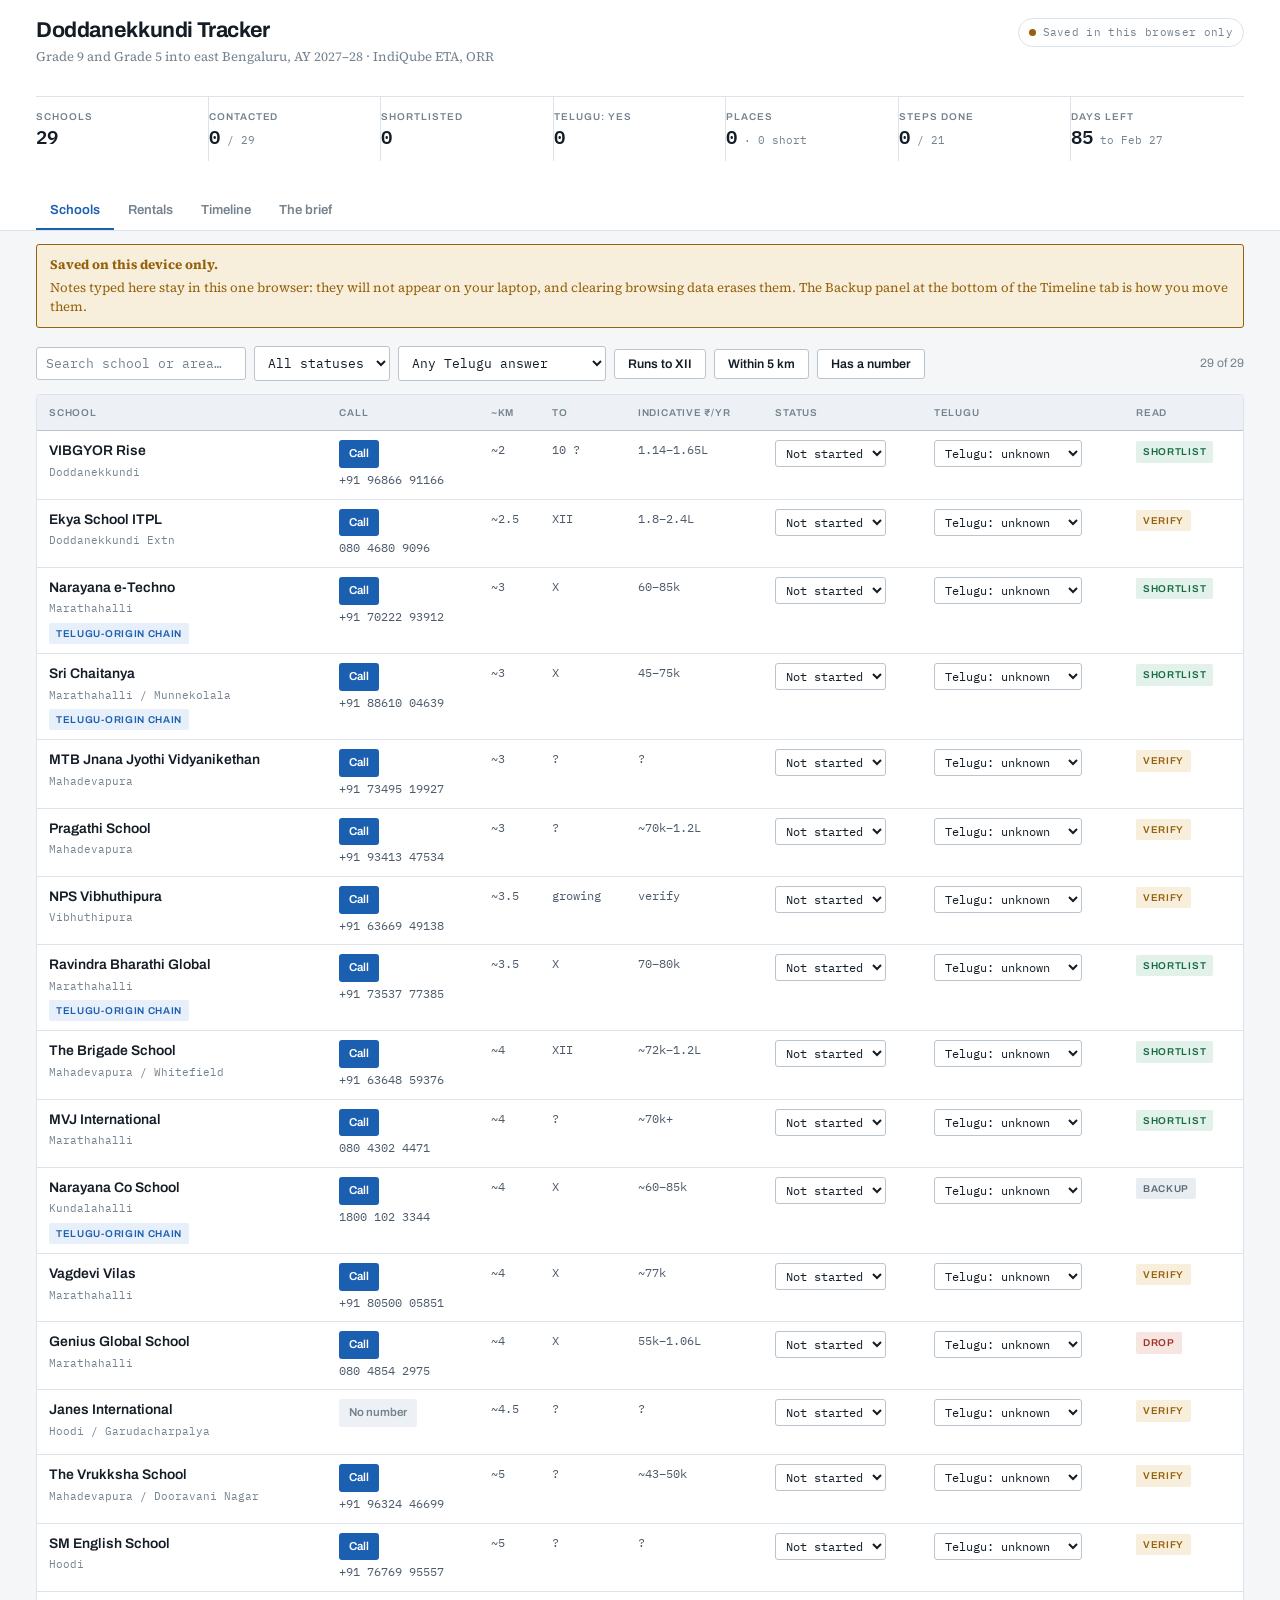
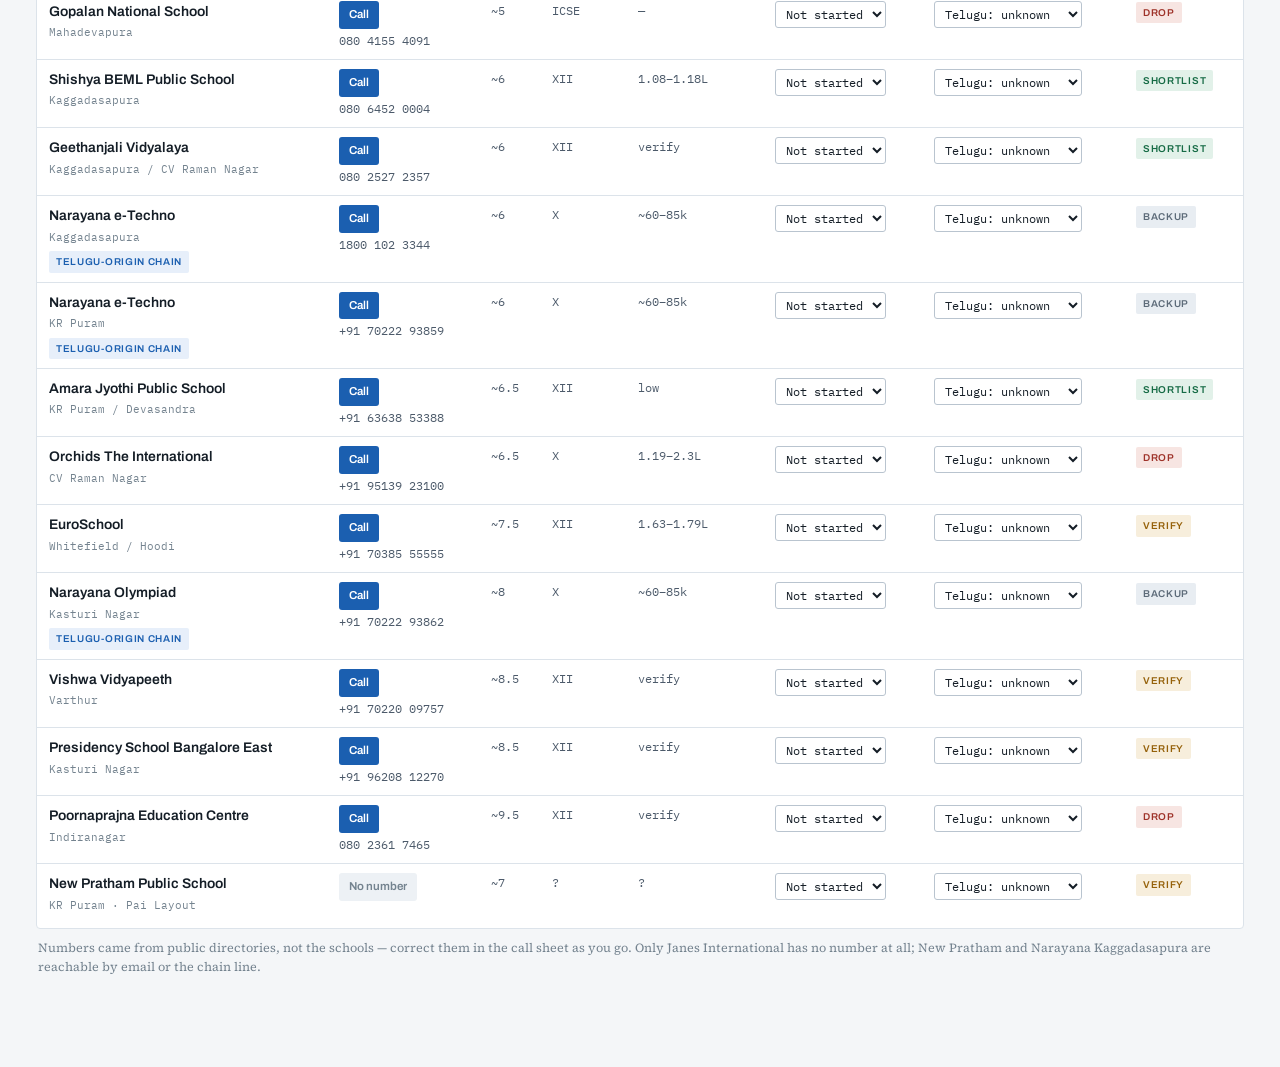
<file: standalone.html>
<!doctype html>
<html lang="en">
<head>
<meta charset="utf-8">
<meta name="viewport" content="width=device-width, initial-scale=1, viewport-fit=cover">
<meta name="description" content="Tracker for the east Bengaluru school search and house hunt, AY 2027-28.">
<meta name="color-scheme" content="light dark">
<meta name="apple-mobile-web-app-capable" content="yes">
<meta name="apple-mobile-web-app-title" content="DDK Tracker">
<style>html{-webkit-text-size-adjust:100%}body{margin:0}img{max-width:100%}[hidden]{display:none!important}</style>
<title>Doddanekkundi Tracker</title>
<link rel="preconnect" href="https://fonts.googleapis.com">
<link rel="preconnect" href="https://fonts.gstatic.com" crossorigin>
<link rel="stylesheet" href="https://fonts.googleapis.com/css2?family=Archivo:wght@500;600;700&family=IBM+Plex+Mono:wght@400;500;600&family=Source+Serif+4:opsz,wght@8..60,400;8..60,600&display=swap">

<style>
:root{
  --ground:#F4F6F8; --surface:#FFFFFF; --surface-2:#EDF1F5; --surface-3:#E3E9EF;
  --ink:#141D26; --ink-2:#4C5A6A; --ink-3:#74838F;
  --rule:#DCE3EA; --rule-strong:#B9C4CF;
  --accent:#1B5FB0; --accent-soft:#E7EFFA; --on-accent:#FFFFFF;
  --go:#166B45; --go-bg:#E2F1E9;
  --warn:#95610A; --warn-bg:#F7EEDC;
  --stop:#9E3229; --stop-bg:#F7E5E2;
  --idle:#5D6B79; --idle-bg:#E8EDF2;
}
@media (prefers-color-scheme: dark){
  :root:not([data-theme="light"]){
    --ground:#0D131A; --surface:#151E27; --surface-2:#1C2732; --surface-3:#243140;
    --ink:#E4EAF0; --ink-2:#A2B0BE; --ink-3:#7B8996;
    --rule:#26323E; --rule-strong:#3A4854;
    --accent:#79ADEF; --accent-soft:#16283C; --on-accent:#0D131A;
    --go:#5CC38C; --go-bg:#12291F;
    --warn:#DFAE55; --warn-bg:#2C2314;
    --stop:#E88C7F; --stop-bg:#2E1A18;
    --idle:#93A1B1; --idle-bg:#1E2933;
  }
}
:root[data-theme="dark"]{
  --ground:#0D131A; --surface:#151E27; --surface-2:#1C2732; --surface-3:#243140;
  --ink:#E4EAF0; --ink-2:#A2B0BE; --ink-3:#7B8996;
  --rule:#26323E; --rule-strong:#3A4854;
  --accent:#79ADEF; --accent-soft:#16283C; --on-accent:#0D131A;
  --go:#5CC38C; --go-bg:#12291F;
  --warn:#DFAE55; --warn-bg:#2C2314;
  --stop:#E88C7F; --stop-bg:#2E1A18;
  --idle:#93A1B1; --idle-bg:#1E2933;
}
*{box-sizing:border-box}
body{background:var(--ground);color:var(--ink);font-family:"Source Serif 4",Georgia,serif;font-size:15px;line-height:1.55;-webkit-font-smoothing:antialiased;margin:0}
h1,h2,h3,h4,button,th,label,.ui{font-family:Archivo,"Helvetica Neue",Arial,sans-serif}
.mono,td.n,input,select,textarea,.tile-v,.tel{font-family:"IBM Plex Mono",ui-monospace,Menlo,monospace;font-variant-numeric:tabular-nums}
p{margin:0}
a{color:var(--accent)}
:focus-visible{outline:2px solid var(--accent);outline-offset:2px;border-radius:3px}
.app{max-width:1240px;margin:0 auto;padding:0 16px 90px}

.hdr{background:var(--surface);border-bottom:1px solid var(--rule)}
.hdr-in{max-width:1240px;margin:0 auto;padding:18px 16px 0;display:flex;flex-direction:column;gap:15px}
.hdr-top{display:flex;justify-content:space-between;align-items:flex-start;gap:14px;flex-wrap:wrap}
h1{font-size:1.34rem;letter-spacing:-.018em;font-weight:700;margin:0;line-height:1.15}
.sub{font-size:.82rem;color:var(--ink-3);margin-top:3px}
.sync{display:flex;align-items:center;gap:7px;font-family:"IBM Plex Mono",monospace;font-size:.68rem;letter-spacing:.03em;color:var(--ink-3);border:1px solid var(--rule);padding:5px 10px;border-radius:20px;white-space:nowrap}
.sync .led{width:7px;height:7px;border-radius:50%;background:var(--idle);flex:none}
.sync.cloud .led{background:var(--go)}
.sync.local .led{background:var(--warn)}
.tiles{display:grid;grid-template-columns:repeat(auto-fit,minmax(108px,1fr));gap:0;border-top:1px solid var(--rule)}
.tile{padding:12px 14px 12px 0;border-right:1px solid var(--rule)}
.tile:last-child{border-right:none}
.tile-k{font-size:.62rem;text-transform:uppercase;letter-spacing:.1em;color:var(--ink-3);font-weight:600;font-family:Archivo,sans-serif}
.tile-v{font-size:1.18rem;font-weight:600;margin:2px 0 0;display:block;line-height:1.2}
.tile-v small{font-size:.7rem;color:var(--ink-3);font-weight:400}
nav.tabs{display:flex;overflow-x:auto}
nav.tabs button{background:none;border:none;border-bottom:2px solid transparent;color:var(--ink-3);font-size:.82rem;font-weight:600;padding:11px 14px;cursor:pointer;white-space:nowrap}
nav.tabs button:hover{color:var(--ink)}
nav.tabs button[aria-selected="true"]{color:var(--accent);border-bottom-color:var(--accent)}

.bar{display:flex;gap:8px;align-items:center;flex-wrap:wrap;margin:18px 0 13px}
.bar .spacer{flex:1}
input,select,textarea{font-size:.82rem;color:var(--ink);background:var(--surface);border:1px solid var(--rule-strong);padding:7px 9px;border-radius:3px;max-width:100%}
textarea{width:100%;resize:vertical;min-height:58px;line-height:1.5}
input::placeholder,textarea::placeholder{color:var(--ink-3)}
button.btn{font-size:.78rem;font-weight:600;padding:7px 13px;border-radius:3px;cursor:pointer;background:var(--surface);color:var(--ink);border:1px solid var(--rule-strong)}
button.btn:hover{background:var(--surface-2)}
button.btn.primary{background:var(--accent);color:var(--on-accent);border-color:var(--accent)}
button.btn.ghost{border-color:transparent;color:var(--ink-3)}
button.btn.ghost:hover{color:var(--stop);background:var(--stop-bg)}

.chip{display:inline-block;font-family:Archivo,sans-serif;font-size:.62rem;text-transform:uppercase;letter-spacing:.07em;font-weight:600;padding:3px 7px;border-radius:2px;white-space:nowrap}
.c-go{background:var(--go-bg);color:var(--go)}
.c-warn{background:var(--warn-bg);color:var(--warn)}
.c-stop{background:var(--stop-bg);color:var(--stop)}
.c-idle{background:var(--idle-bg);color:var(--idle)}
.c-acc{background:var(--accent-soft);color:var(--accent)}

/* call affordance */
.call{display:inline-flex;align-items:center;gap:6px;background:var(--accent);color:var(--on-accent);text-decoration:none;
  font-family:Archivo,sans-serif;font-size:.78rem;font-weight:600;padding:8px 14px;border-radius:3px;white-space:nowrap}
.call:hover{filter:brightness(1.08)}
.call.sm{padding:5px 10px;font-size:.72rem}
.call[aria-disabled="true"]{background:var(--surface-2);color:var(--ink-3);pointer-events:none}
.tel{font-size:.74rem;color:var(--ink-2);display:block;margin-top:3px;word-break:break-all}

.card{background:var(--surface);border:1px solid var(--rule);border-radius:4px}
.scroller{overflow-x:auto;border:1px solid var(--rule);background:var(--surface);border-radius:4px}
table{border-collapse:collapse;width:100%;min-width:940px;font-size:.85rem}
th{font-family:Archivo,sans-serif;font-size:.62rem;text-transform:uppercase;letter-spacing:.08em;font-weight:600;color:var(--ink-3);text-align:left;padding:10px 12px;border-bottom:1px solid var(--rule-strong);background:var(--surface-2);white-space:nowrap}
td{padding:9px 12px;border-bottom:1px solid var(--rule);vertical-align:top}
tr.open td{background:var(--surface-2)}
td.n{font-size:.78rem;color:var(--ink-2);white-space:nowrap}
td.nm{font-family:Archivo,sans-serif;font-weight:600;font-size:.87rem;min-width:180px;cursor:pointer}
td.nm .a{display:block;font-family:"IBM Plex Mono",monospace;font-size:.7rem;color:var(--ink-3);font-weight:400;margin-top:2px}
td.nm .flags{display:flex;gap:5px;margin-top:5px;flex-wrap:wrap}
tbody tr:last-child td{border-bottom:none}
select.mini{font-size:.74rem;padding:4px 6px;max-width:148px}

/* mobile cards */
.cards{display:flex;flex-direction:column;gap:10px}
.scard{background:var(--surface);border:1px solid var(--rule);border-radius:4px;padding:14px}
.scard.hi{border-color:var(--accent)}
.scard h3{font-size:.98rem;margin:0;letter-spacing:-.005em}
.scard .a{font-family:"IBM Plex Mono",monospace;font-size:.72rem;color:var(--ink-3);margin-top:2px}
.scard .flags{display:flex;gap:5px;flex-wrap:wrap;margin-top:8px}
.scard .meta{display:flex;gap:14px;margin-top:10px;font-family:"IBM Plex Mono",monospace;font-size:.74rem;color:var(--ink-2);flex-wrap:wrap}
.scard .meta b{color:var(--ink-3);font-weight:500}
.scard .acts{display:flex;gap:8px;align-items:center;margin-top:12px;flex-wrap:wrap}
.scard .picks{display:flex;gap:8px;margin-top:10px;flex-wrap:wrap}
.scard .picks select{flex:1;min-width:132px}
.scard .body{margin-top:14px;padding-top:14px;border-top:1px solid var(--rule);display:flex;flex-direction:column;gap:12px}

.detail{background:var(--surface-2);border-bottom:1px solid var(--rule)}
.detail-in{padding:18px 14px 22px;display:grid;grid-template-columns:minmax(0,1.45fr) minmax(0,1fr);gap:24px}
@media (max-width:860px){.detail-in{grid-template-columns:1fr}}
.qlist{display:flex;flex-direction:column;border:1px solid var(--rule);background:var(--surface);border-radius:4px}
.q{padding:12px 13px;border-bottom:1px solid var(--rule);display:flex;flex-direction:column;gap:7px}
.q:last-child{border-bottom:none}
.q-h{display:flex;gap:9px;align-items:baseline}
.q-n{font-family:"IBM Plex Mono",monospace;font-size:.67rem;font-weight:600;color:var(--ink-3);flex:none}
.q-t{font-size:.86rem;line-height:1.45}
.q-hint{font-size:.75rem;color:var(--ink-3);display:block;margin-top:3px;font-style:normal}
.side{display:flex;flex-direction:column;gap:14px}
.fld{display:flex;flex-direction:column;gap:5px}
.fld label{font-size:.63rem;text-transform:uppercase;letter-spacing:.09em;font-weight:600;color:var(--ink-3)}
.fld input,.fld select{width:100%}

.phase{margin-bottom:24px}
.phase-h{display:flex;align-items:baseline;gap:12px;margin-bottom:9px;padding-bottom:7px;border-bottom:1px solid var(--rule)}
.phase-when{font-family:"IBM Plex Mono",monospace;font-size:.72rem;font-weight:600;letter-spacing:.05em;color:var(--accent);text-transform:uppercase}
.phase-c{font-family:"IBM Plex Mono",monospace;font-size:.72rem;color:var(--ink-3);margin-left:auto}
.tasks{display:flex;flex-direction:column;border:1px solid var(--rule);background:var(--surface);border-radius:4px}
.task{display:flex;gap:11px;align-items:flex-start;padding:11px 13px;border-bottom:1px solid var(--rule);cursor:pointer}
.task:last-child{border-bottom:none}
.task:hover{background:var(--surface-2)}
.task input{margin:3px 0 0;accent-color:var(--accent);width:16px;height:16px;flex:none;cursor:pointer}
.task span{font-size:.89rem;line-height:1.45}
.task.done span{color:var(--ink-3);text-decoration:line-through}

.prose{max-width:66ch;display:flex;flex-direction:column;gap:15px;font-size:.96rem;line-height:1.62}
.prose h3{font-size:1.01rem;margin:9px 0 0}
.note{background:var(--surface);border:1px solid var(--rule);border-left:3px solid var(--accent);padding:14px 16px;display:flex;flex-direction:column;gap:7px}
.note.w{border-left-color:var(--warn)}
.cfg{display:grid;grid-template-columns:repeat(auto-fit,minmax(240px,1fr));border:1px solid var(--rule);background:var(--surface);border-radius:4px}
.cfg>div{padding:16px;border-right:1px solid var(--rule);display:flex;flex-direction:column;gap:8px}
.cfg>div:last-child{border-right:none}
.cfg .pick{background:var(--accent-soft)}
.lg{font-family:"IBM Plex Mono",monospace;font-size:.77rem;display:flex;flex-direction:column;gap:4px}
.lg b{color:var(--ink-3);font-weight:500}
.empty{padding:32px 18px;text-align:center;color:var(--ink-3);font-size:.89rem}
.err{background:var(--stop-bg);color:var(--stop);border:1px solid var(--stop);padding:9px 13px;border-radius:3px;font-size:.8rem;margin:13px 0}
.warnbar{background:var(--warn-bg);color:var(--warn);border:1px solid var(--warn);padding:10px 13px;border-radius:3px;font-size:.82rem;margin:13px 0;line-height:1.5}
.warnbar strong{display:block;margin-bottom:3px}
.sync.none .led{background:var(--stop)}
.backup{margin:14px 0;border:1px solid var(--rule);background:var(--surface);border-radius:4px;padding:14px;display:flex;flex-direction:column;gap:10px}
.backup textarea{min-height:120px;font-size:.72rem;line-height:1.45}
.backup .row{display:flex;gap:8px;flex-wrap:wrap;align-items:center}
.backup .msg{font-size:.78rem}
.backup .msg.ok{color:var(--go)}
.backup .msg.bad{color:var(--stop)}
.hint{font-size:.78rem;color:var(--ink-3);margin:10px 2px 0;line-height:1.5}
@media (max-width:640px){.tile{border-right:none;border-bottom:1px solid var(--rule)}}
@media (prefers-reduced-motion:reduce){*{transition:none!important;animation:none!important}}
</style>
</head>
<body>
<script>/* react (UMD production build, inlined for offline use) */
/**
 * @license React
 * react.production.min.js
 *
 * Copyright (c) Facebook, Inc. and its affiliates.
 *
 * This source code is licensed under the MIT license found in the
 * LICENSE file in the root directory of this source tree.
 */
(function(){'use strict';(function(c,x){"object"===typeof exports&&"undefined"!==typeof module?x(exports):"function"===typeof define&&define.amd?define(["exports"],x):(c=c||self,x(c.React={}))})(this,function(c){function x(a){if(null===a||"object"!==typeof a)return null;a=V&&a[V]||a["@@iterator"];return"function"===typeof a?a:null}function w(a,b,e){this.props=a;this.context=b;this.refs=W;this.updater=e||X}function Y(){}function K(a,b,e){this.props=a;this.context=b;this.refs=W;this.updater=e||X}function Z(a,b,
e){var m,d={},c=null,h=null;if(null!=b)for(m in void 0!==b.ref&&(h=b.ref),void 0!==b.key&&(c=""+b.key),b)aa.call(b,m)&&!ba.hasOwnProperty(m)&&(d[m]=b[m]);var l=arguments.length-2;if(1===l)d.children=e;else if(1<l){for(var f=Array(l),k=0;k<l;k++)f[k]=arguments[k+2];d.children=f}if(a&&a.defaultProps)for(m in l=a.defaultProps,l)void 0===d[m]&&(d[m]=l[m]);return{$$typeof:y,type:a,key:c,ref:h,props:d,_owner:L.current}}function oa(a,b){return{$$typeof:y,type:a.type,key:b,ref:a.ref,props:a.props,_owner:a._owner}}
function M(a){return"object"===typeof a&&null!==a&&a.$$typeof===y}function pa(a){var b={"=":"=0",":":"=2"};return"$"+a.replace(/[=:]/g,function(a){return b[a]})}function N(a,b){return"object"===typeof a&&null!==a&&null!=a.key?pa(""+a.key):b.toString(36)}function B(a,b,e,m,d){var c=typeof a;if("undefined"===c||"boolean"===c)a=null;var h=!1;if(null===a)h=!0;else switch(c){case "string":case "number":h=!0;break;case "object":switch(a.$$typeof){case y:case qa:h=!0}}if(h)return h=a,d=d(h),a=""===m?"."+
N(h,0):m,ca(d)?(e="",null!=a&&(e=a.replace(da,"$&/")+"/"),B(d,b,e,"",function(a){return a})):null!=d&&(M(d)&&(d=oa(d,e+(!d.key||h&&h.key===d.key?"":(""+d.key).replace(da,"$&/")+"/")+a)),b.push(d)),1;h=0;m=""===m?".":m+":";if(ca(a))for(var l=0;l<a.length;l++){c=a[l];var f=m+N(c,l);h+=B(c,b,e,f,d)}else if(f=x(a),"function"===typeof f)for(a=f.call(a),l=0;!(c=a.next()).done;)c=c.value,f=m+N(c,l++),h+=B(c,b,e,f,d);else if("object"===c)throw b=String(a),Error("Objects are not valid as a React child (found: "+
("[object Object]"===b?"object with keys {"+Object.keys(a).join(", ")+"}":b)+"). If you meant to render a collection of children, use an array instead.");return h}function C(a,b,e){if(null==a)return a;var c=[],d=0;B(a,c,"","",function(a){return b.call(e,a,d++)});return c}function ra(a){if(-1===a._status){var b=a._result;b=b();b.then(function(b){if(0===a._status||-1===a._status)a._status=1,a._result=b},function(b){if(0===a._status||-1===a._status)a._status=2,a._result=b});-1===a._status&&(a._status=
0,a._result=b)}if(1===a._status)return a._result.default;throw a._result;}function O(a,b){var e=a.length;a.push(b);a:for(;0<e;){var c=e-1>>>1,d=a[c];if(0<D(d,b))a[c]=b,a[e]=d,e=c;else break a}}function p(a){return 0===a.length?null:a[0]}function E(a){if(0===a.length)return null;var b=a[0],e=a.pop();if(e!==b){a[0]=e;a:for(var c=0,d=a.length,k=d>>>1;c<k;){var h=2*(c+1)-1,l=a[h],f=h+1,g=a[f];if(0>D(l,e))f<d&&0>D(g,l)?(a[c]=g,a[f]=e,c=f):(a[c]=l,a[h]=e,c=h);else if(f<d&&0>D(g,e))a[c]=g,a[f]=e,c=f;else break a}}return b}
function D(a,b){var c=a.sortIndex-b.sortIndex;return 0!==c?c:a.id-b.id}function P(a){for(var b=p(r);null!==b;){if(null===b.callback)E(r);else if(b.startTime<=a)E(r),b.sortIndex=b.expirationTime,O(q,b);else break;b=p(r)}}function Q(a){z=!1;P(a);if(!u)if(null!==p(q))u=!0,R(S);else{var b=p(r);null!==b&&T(Q,b.startTime-a)}}function S(a,b){u=!1;z&&(z=!1,ea(A),A=-1);F=!0;var c=k;try{P(b);for(n=p(q);null!==n&&(!(n.expirationTime>b)||a&&!fa());){var m=n.callback;if("function"===typeof m){n.callback=null;
k=n.priorityLevel;var d=m(n.expirationTime<=b);b=v();"function"===typeof d?n.callback=d:n===p(q)&&E(q);P(b)}else E(q);n=p(q)}if(null!==n)var g=!0;else{var h=p(r);null!==h&&T(Q,h.startTime-b);g=!1}return g}finally{n=null,k=c,F=!1}}function fa(){return v()-ha<ia?!1:!0}function R(a){G=a;H||(H=!0,I())}function T(a,b){A=ja(function(){a(v())},b)}function ka(a){throw Error("act(...) is not supported in production builds of React.");}var y=Symbol.for("react.element"),qa=Symbol.for("react.portal"),sa=Symbol.for("react.fragment"),
ta=Symbol.for("react.strict_mode"),ua=Symbol.for("react.profiler"),va=Symbol.for("react.provider"),wa=Symbol.for("react.context"),xa=Symbol.for("react.forward_ref"),ya=Symbol.for("react.suspense"),za=Symbol.for("react.memo"),Aa=Symbol.for("react.lazy"),V=Symbol.iterator,X={isMounted:function(a){return!1},enqueueForceUpdate:function(a,b,c){},enqueueReplaceState:function(a,b,c,m){},enqueueSetState:function(a,b,c,m){}},la=Object.assign,W={};w.prototype.isReactComponent={};w.prototype.setState=function(a,
b){if("object"!==typeof a&&"function"!==typeof a&&null!=a)throw Error("setState(...): takes an object of state variables to update or a function which returns an object of state variables.");this.updater.enqueueSetState(this,a,b,"setState")};w.prototype.forceUpdate=function(a){this.updater.enqueueForceUpdate(this,a,"forceUpdate")};Y.prototype=w.prototype;var t=K.prototype=new Y;t.constructor=K;la(t,w.prototype);t.isPureReactComponent=!0;var ca=Array.isArray,aa=Object.prototype.hasOwnProperty,L={current:null},
ba={key:!0,ref:!0,__self:!0,__source:!0},da=/\/+/g,g={current:null},J={transition:null};if("object"===typeof performance&&"function"===typeof performance.now){var Ba=performance;var v=function(){return Ba.now()}}else{var ma=Date,Ca=ma.now();v=function(){return ma.now()-Ca}}var q=[],r=[],Da=1,n=null,k=3,F=!1,u=!1,z=!1,ja="function"===typeof setTimeout?setTimeout:null,ea="function"===typeof clearTimeout?clearTimeout:null,na="undefined"!==typeof setImmediate?setImmediate:null;"undefined"!==typeof navigator&&
void 0!==navigator.scheduling&&void 0!==navigator.scheduling.isInputPending&&navigator.scheduling.isInputPending.bind(navigator.scheduling);var H=!1,G=null,A=-1,ia=5,ha=-1,U=function(){if(null!==G){var a=v();ha=a;var b=!0;try{b=G(!0,a)}finally{b?I():(H=!1,G=null)}}else H=!1};if("function"===typeof na)var I=function(){na(U)};else if("undefined"!==typeof MessageChannel){t=new MessageChannel;var Ea=t.port2;t.port1.onmessage=U;I=function(){Ea.postMessage(null)}}else I=function(){ja(U,0)};t={ReactCurrentDispatcher:g,
ReactCurrentOwner:L,ReactCurrentBatchConfig:J,Scheduler:{__proto__:null,unstable_ImmediatePriority:1,unstable_UserBlockingPriority:2,unstable_NormalPriority:3,unstable_IdlePriority:5,unstable_LowPriority:4,unstable_runWithPriority:function(a,b){switch(a){case 1:case 2:case 3:case 4:case 5:break;default:a=3}var c=k;k=a;try{return b()}finally{k=c}},unstable_next:function(a){switch(k){case 1:case 2:case 3:var b=3;break;default:b=k}var c=k;k=b;try{return a()}finally{k=c}},unstable_scheduleCallback:function(a,
b,c){var e=v();"object"===typeof c&&null!==c?(c=c.delay,c="number"===typeof c&&0<c?e+c:e):c=e;switch(a){case 1:var d=-1;break;case 2:d=250;break;case 5:d=1073741823;break;case 4:d=1E4;break;default:d=5E3}d=c+d;a={id:Da++,callback:b,priorityLevel:a,startTime:c,expirationTime:d,sortIndex:-1};c>e?(a.sortIndex=c,O(r,a),null===p(q)&&a===p(r)&&(z?(ea(A),A=-1):z=!0,T(Q,c-e))):(a.sortIndex=d,O(q,a),u||F||(u=!0,R(S)));return a},unstable_cancelCallback:function(a){a.callback=null},unstable_wrapCallback:function(a){var b=
k;return function(){var c=k;k=b;try{return a.apply(this,arguments)}finally{k=c}}},unstable_getCurrentPriorityLevel:function(){return k},unstable_shouldYield:fa,unstable_requestPaint:function(){},unstable_continueExecution:function(){u||F||(u=!0,R(S))},unstable_pauseExecution:function(){},unstable_getFirstCallbackNode:function(){return p(q)},get unstable_now(){return v},unstable_forceFrameRate:function(a){0>a||125<a?console.error("forceFrameRate takes a positive int between 0 and 125, forcing frame rates higher than 125 fps is not supported"):
ia=0<a?Math.floor(1E3/a):5},unstable_Profiling:null}};c.Children={map:C,forEach:function(a,b,c){C(a,function(){b.apply(this,arguments)},c)},count:function(a){var b=0;C(a,function(){b++});return b},toArray:function(a){return C(a,function(a){return a})||[]},only:function(a){if(!M(a))throw Error("React.Children.only expected to receive a single React element child.");return a}};c.Component=w;c.Fragment=sa;c.Profiler=ua;c.PureComponent=K;c.StrictMode=ta;c.Suspense=ya;c.__SECRET_INTERNALS_DO_NOT_USE_OR_YOU_WILL_BE_FIRED=
t;c.act=ka;c.cloneElement=function(a,b,c){if(null===a||void 0===a)throw Error("React.cloneElement(...): The argument must be a React element, but you passed "+a+".");var e=la({},a.props),d=a.key,k=a.ref,h=a._owner;if(null!=b){void 0!==b.ref&&(k=b.ref,h=L.current);void 0!==b.key&&(d=""+b.key);if(a.type&&a.type.defaultProps)var l=a.type.defaultProps;for(f in b)aa.call(b,f)&&!ba.hasOwnProperty(f)&&(e[f]=void 0===b[f]&&void 0!==l?l[f]:b[f])}var f=arguments.length-2;if(1===f)e.children=c;else if(1<f){l=
Array(f);for(var g=0;g<f;g++)l[g]=arguments[g+2];e.children=l}return{$$typeof:y,type:a.type,key:d,ref:k,props:e,_owner:h}};c.createContext=function(a){a={$$typeof:wa,_currentValue:a,_currentValue2:a,_threadCount:0,Provider:null,Consumer:null,_defaultValue:null,_globalName:null};a.Provider={$$typeof:va,_context:a};return a.Consumer=a};c.createElement=Z;c.createFactory=function(a){var b=Z.bind(null,a);b.type=a;return b};c.createRef=function(){return{current:null}};c.forwardRef=function(a){return{$$typeof:xa,
render:a}};c.isValidElement=M;c.lazy=function(a){return{$$typeof:Aa,_payload:{_status:-1,_result:a},_init:ra}};c.memo=function(a,b){return{$$typeof:za,type:a,compare:void 0===b?null:b}};c.startTransition=function(a,b){b=J.transition;J.transition={};try{a()}finally{J.transition=b}};c.unstable_act=ka;c.useCallback=function(a,b){return g.current.useCallback(a,b)};c.useContext=function(a){return g.current.useContext(a)};c.useDebugValue=function(a,b){};c.useDeferredValue=function(a){return g.current.useDeferredValue(a)};
c.useEffect=function(a,b){return g.current.useEffect(a,b)};c.useId=function(){return g.current.useId()};c.useImperativeHandle=function(a,b,c){return g.current.useImperativeHandle(a,b,c)};c.useInsertionEffect=function(a,b){return g.current.useInsertionEffect(a,b)};c.useLayoutEffect=function(a,b){return g.current.useLayoutEffect(a,b)};c.useMemo=function(a,b){return g.current.useMemo(a,b)};c.useReducer=function(a,b,c){return g.current.useReducer(a,b,c)};c.useRef=function(a){return g.current.useRef(a)};
c.useState=function(a){return g.current.useState(a)};c.useSyncExternalStore=function(a,b,c){return g.current.useSyncExternalStore(a,b,c)};c.useTransition=function(){return g.current.useTransition()};c.version="18.3.1"});
})();

</script>
<script>/* react-dom (UMD production build, inlined for offline use) */
/**
 * @license React
 * react-dom.production.min.js
 *
 * Copyright (c) Facebook, Inc. and its affiliates.
 *
 * This source code is licensed under the MIT license found in the
 * LICENSE file in the root directory of this source tree.
 */
(function(){/*
 Modernizr 3.0.0pre (Custom Build) | MIT
*/
'use strict';(function(Q,zb){"object"===typeof exports&&"undefined"!==typeof module?zb(exports,require("react")):"function"===typeof define&&define.amd?define(["exports","react"],zb):(Q=Q||self,zb(Q.ReactDOM={},Q.React))})(this,function(Q,zb){function m(a){for(var b="https://reactjs.org/docs/error-decoder.html?invariant="+a,c=1;c<arguments.length;c++)b+="&args[]="+encodeURIComponent(arguments[c]);return"Minified React error #"+a+"; visit "+b+" for the full message or use the non-minified dev environment for full errors and additional helpful warnings."}
function mb(a,b){Ab(a,b);Ab(a+"Capture",b)}function Ab(a,b){$b[a]=b;for(a=0;a<b.length;a++)cg.add(b[a])}function bj(a){if(Zd.call(dg,a))return!0;if(Zd.call(eg,a))return!1;if(cj.test(a))return dg[a]=!0;eg[a]=!0;return!1}function dj(a,b,c,d){if(null!==c&&0===c.type)return!1;switch(typeof b){case "function":case "symbol":return!0;case "boolean":if(d)return!1;if(null!==c)return!c.acceptsBooleans;a=a.toLowerCase().slice(0,5);return"data-"!==a&&"aria-"!==a;default:return!1}}function ej(a,b,c,d){if(null===
b||"undefined"===typeof b||dj(a,b,c,d))return!0;if(d)return!1;if(null!==c)switch(c.type){case 3:return!b;case 4:return!1===b;case 5:return isNaN(b);case 6:return isNaN(b)||1>b}return!1}function Y(a,b,c,d,e,f,g){this.acceptsBooleans=2===b||3===b||4===b;this.attributeName=d;this.attributeNamespace=e;this.mustUseProperty=c;this.propertyName=a;this.type=b;this.sanitizeURL=f;this.removeEmptyString=g}function $d(a,b,c,d){var e=R.hasOwnProperty(b)?R[b]:null;if(null!==e?0!==e.type:d||!(2<b.length)||"o"!==
b[0]&&"O"!==b[0]||"n"!==b[1]&&"N"!==b[1])ej(b,c,e,d)&&(c=null),d||null===e?bj(b)&&(null===c?a.removeAttribute(b):a.setAttribute(b,""+c)):e.mustUseProperty?a[e.propertyName]=null===c?3===e.type?!1:"":c:(b=e.attributeName,d=e.attributeNamespace,null===c?a.removeAttribute(b):(e=e.type,c=3===e||4===e&&!0===c?"":""+c,d?a.setAttributeNS(d,b,c):a.setAttribute(b,c)))}function ac(a){if(null===a||"object"!==typeof a)return null;a=fg&&a[fg]||a["@@iterator"];return"function"===typeof a?a:null}function bc(a,b,
c){if(void 0===ae)try{throw Error();}catch(d){ae=(b=d.stack.trim().match(/\n( *(at )?)/))&&b[1]||""}return"\n"+ae+a}function be(a,b){if(!a||ce)return"";ce=!0;var c=Error.prepareStackTrace;Error.prepareStackTrace=void 0;try{if(b)if(b=function(){throw Error();},Object.defineProperty(b.prototype,"props",{set:function(){throw Error();}}),"object"===typeof Reflect&&Reflect.construct){try{Reflect.construct(b,[])}catch(n){var d=n}Reflect.construct(a,[],b)}else{try{b.call()}catch(n){d=n}a.call(b.prototype)}else{try{throw Error();
}catch(n){d=n}a()}}catch(n){if(n&&d&&"string"===typeof n.stack){for(var e=n.stack.split("\n"),f=d.stack.split("\n"),g=e.length-1,h=f.length-1;1<=g&&0<=h&&e[g]!==f[h];)h--;for(;1<=g&&0<=h;g--,h--)if(e[g]!==f[h]){if(1!==g||1!==h){do if(g--,h--,0>h||e[g]!==f[h]){var k="\n"+e[g].replace(" at new "," at ");a.displayName&&k.includes("<anonymous>")&&(k=k.replace("<anonymous>",a.displayName));return k}while(1<=g&&0<=h)}break}}}finally{ce=!1,Error.prepareStackTrace=c}return(a=a?a.displayName||a.name:"")?bc(a):
""}function fj(a){switch(a.tag){case 5:return bc(a.type);case 16:return bc("Lazy");case 13:return bc("Suspense");case 19:return bc("SuspenseList");case 0:case 2:case 15:return a=be(a.type,!1),a;case 11:return a=be(a.type.render,!1),a;case 1:return a=be(a.type,!0),a;default:return""}}function de(a){if(null==a)return null;if("function"===typeof a)return a.displayName||a.name||null;if("string"===typeof a)return a;switch(a){case Bb:return"Fragment";case Cb:return"Portal";case ee:return"Profiler";case fe:return"StrictMode";
case ge:return"Suspense";case he:return"SuspenseList"}if("object"===typeof a)switch(a.$$typeof){case gg:return(a.displayName||"Context")+".Consumer";case hg:return(a._context.displayName||"Context")+".Provider";case ie:var b=a.render;a=a.displayName;a||(a=b.displayName||b.name||"",a=""!==a?"ForwardRef("+a+")":"ForwardRef");return a;case je:return b=a.displayName||null,null!==b?b:de(a.type)||"Memo";case Ta:b=a._payload;a=a._init;try{return de(a(b))}catch(c){}}return null}function gj(a){var b=a.type;
switch(a.tag){case 24:return"Cache";case 9:return(b.displayName||"Context")+".Consumer";case 10:return(b._context.displayName||"Context")+".Provider";case 18:return"DehydratedFragment";case 11:return a=b.render,a=a.displayName||a.name||"",b.displayName||(""!==a?"ForwardRef("+a+")":"ForwardRef");case 7:return"Fragment";case 5:return b;case 4:return"Portal";case 3:return"Root";case 6:return"Text";case 16:return de(b);case 8:return b===fe?"StrictMode":"Mode";case 22:return"Offscreen";case 12:return"Profiler";
case 21:return"Scope";case 13:return"Suspense";case 19:return"SuspenseList";case 25:return"TracingMarker";case 1:case 0:case 17:case 2:case 14:case 15:if("function"===typeof b)return b.displayName||b.name||null;if("string"===typeof b)return b}return null}function Ua(a){switch(typeof a){case "boolean":case "number":case "string":case "undefined":return a;case "object":return a;default:return""}}function ig(a){var b=a.type;return(a=a.nodeName)&&"input"===a.toLowerCase()&&("checkbox"===b||"radio"===
b)}function hj(a){var b=ig(a)?"checked":"value",c=Object.getOwnPropertyDescriptor(a.constructor.prototype,b),d=""+a[b];if(!a.hasOwnProperty(b)&&"undefined"!==typeof c&&"function"===typeof c.get&&"function"===typeof c.set){var e=c.get,f=c.set;Object.defineProperty(a,b,{configurable:!0,get:function(){return e.call(this)},set:function(a){d=""+a;f.call(this,a)}});Object.defineProperty(a,b,{enumerable:c.enumerable});return{getValue:function(){return d},setValue:function(a){d=""+a},stopTracking:function(){a._valueTracker=
null;delete a[b]}}}}function Pc(a){a._valueTracker||(a._valueTracker=hj(a))}function jg(a){if(!a)return!1;var b=a._valueTracker;if(!b)return!0;var c=b.getValue();var d="";a&&(d=ig(a)?a.checked?"true":"false":a.value);a=d;return a!==c?(b.setValue(a),!0):!1}function Qc(a){a=a||("undefined"!==typeof document?document:void 0);if("undefined"===typeof a)return null;try{return a.activeElement||a.body}catch(b){return a.body}}function ke(a,b){var c=b.checked;return E({},b,{defaultChecked:void 0,defaultValue:void 0,
value:void 0,checked:null!=c?c:a._wrapperState.initialChecked})}function kg(a,b){var c=null==b.defaultValue?"":b.defaultValue,d=null!=b.checked?b.checked:b.defaultChecked;c=Ua(null!=b.value?b.value:c);a._wrapperState={initialChecked:d,initialValue:c,controlled:"checkbox"===b.type||"radio"===b.type?null!=b.checked:null!=b.value}}function lg(a,b){b=b.checked;null!=b&&$d(a,"checked",b,!1)}function le(a,b){lg(a,b);var c=Ua(b.value),d=b.type;if(null!=c)if("number"===d){if(0===c&&""===a.value||a.value!=
c)a.value=""+c}else a.value!==""+c&&(a.value=""+c);else if("submit"===d||"reset"===d){a.removeAttribute("value");return}b.hasOwnProperty("value")?me(a,b.type,c):b.hasOwnProperty("defaultValue")&&me(a,b.type,Ua(b.defaultValue));null==b.checked&&null!=b.defaultChecked&&(a.defaultChecked=!!b.defaultChecked)}function mg(a,b,c){if(b.hasOwnProperty("value")||b.hasOwnProperty("defaultValue")){var d=b.type;if(!("submit"!==d&&"reset"!==d||void 0!==b.value&&null!==b.value))return;b=""+a._wrapperState.initialValue;
c||b===a.value||(a.value=b);a.defaultValue=b}c=a.name;""!==c&&(a.name="");a.defaultChecked=!!a._wrapperState.initialChecked;""!==c&&(a.name=c)}function me(a,b,c){if("number"!==b||Qc(a.ownerDocument)!==a)null==c?a.defaultValue=""+a._wrapperState.initialValue:a.defaultValue!==""+c&&(a.defaultValue=""+c)}function Db(a,b,c,d){a=a.options;if(b){b={};for(var e=0;e<c.length;e++)b["$"+c[e]]=!0;for(c=0;c<a.length;c++)e=b.hasOwnProperty("$"+a[c].value),a[c].selected!==e&&(a[c].selected=e),e&&d&&(a[c].defaultSelected=
!0)}else{c=""+Ua(c);b=null;for(e=0;e<a.length;e++){if(a[e].value===c){a[e].selected=!0;d&&(a[e].defaultSelected=!0);return}null!==b||a[e].disabled||(b=a[e])}null!==b&&(b.selected=!0)}}function ne(a,b){if(null!=b.dangerouslySetInnerHTML)throw Error(m(91));return E({},b,{value:void 0,defaultValue:void 0,children:""+a._wrapperState.initialValue})}function ng(a,b){var c=b.value;if(null==c){c=b.children;b=b.defaultValue;if(null!=c){if(null!=b)throw Error(m(92));if(cc(c)){if(1<c.length)throw Error(m(93));
c=c[0]}b=c}null==b&&(b="");c=b}a._wrapperState={initialValue:Ua(c)}}function og(a,b){var c=Ua(b.value),d=Ua(b.defaultValue);null!=c&&(c=""+c,c!==a.value&&(a.value=c),null==b.defaultValue&&a.defaultValue!==c&&(a.defaultValue=c));null!=d&&(a.defaultValue=""+d)}function pg(a,b){b=a.textContent;b===a._wrapperState.initialValue&&""!==b&&null!==b&&(a.value=b)}function qg(a){switch(a){case "svg":return"http://www.w3.org/2000/svg";case "math":return"http://www.w3.org/1998/Math/MathML";default:return"http://www.w3.org/1999/xhtml"}}
function oe(a,b){return null==a||"http://www.w3.org/1999/xhtml"===a?qg(b):"http://www.w3.org/2000/svg"===a&&"foreignObject"===b?"http://www.w3.org/1999/xhtml":a}function rg(a,b,c){return null==b||"boolean"===typeof b||""===b?"":c||"number"!==typeof b||0===b||dc.hasOwnProperty(a)&&dc[a]?(""+b).trim():b+"px"}function sg(a,b){a=a.style;for(var c in b)if(b.hasOwnProperty(c)){var d=0===c.indexOf("--"),e=rg(c,b[c],d);"float"===c&&(c="cssFloat");d?a.setProperty(c,e):a[c]=e}}function pe(a,b){if(b){if(ij[a]&&
(null!=b.children||null!=b.dangerouslySetInnerHTML))throw Error(m(137,a));if(null!=b.dangerouslySetInnerHTML){if(null!=b.children)throw Error(m(60));if("object"!==typeof b.dangerouslySetInnerHTML||!("__html"in b.dangerouslySetInnerHTML))throw Error(m(61));}if(null!=b.style&&"object"!==typeof b.style)throw Error(m(62));}}function qe(a,b){if(-1===a.indexOf("-"))return"string"===typeof b.is;switch(a){case "annotation-xml":case "color-profile":case "font-face":case "font-face-src":case "font-face-uri":case "font-face-format":case "font-face-name":case "missing-glyph":return!1;
default:return!0}}function re(a){a=a.target||a.srcElement||window;a.correspondingUseElement&&(a=a.correspondingUseElement);return 3===a.nodeType?a.parentNode:a}function tg(a){if(a=ec(a)){if("function"!==typeof se)throw Error(m(280));var b=a.stateNode;b&&(b=Rc(b),se(a.stateNode,a.type,b))}}function ug(a){Eb?Fb?Fb.push(a):Fb=[a]:Eb=a}function vg(){if(Eb){var a=Eb,b=Fb;Fb=Eb=null;tg(a);if(b)for(a=0;a<b.length;a++)tg(b[a])}}function wg(a,b,c){if(te)return a(b,c);te=!0;try{return xg(a,b,c)}finally{if(te=
!1,null!==Eb||null!==Fb)yg(),vg()}}function fc(a,b){var c=a.stateNode;if(null===c)return null;var d=Rc(c);if(null===d)return null;c=d[b];a:switch(b){case "onClick":case "onClickCapture":case "onDoubleClick":case "onDoubleClickCapture":case "onMouseDown":case "onMouseDownCapture":case "onMouseMove":case "onMouseMoveCapture":case "onMouseUp":case "onMouseUpCapture":case "onMouseEnter":(d=!d.disabled)||(a=a.type,d=!("button"===a||"input"===a||"select"===a||"textarea"===a));a=!d;break a;default:a=!1}if(a)return null;
if(c&&"function"!==typeof c)throw Error(m(231,b,typeof c));return c}function jj(a,b,c,d,e,f,g,h,k){gc=!1;Sc=null;kj.apply(lj,arguments)}function mj(a,b,c,d,e,f,g,h,k){jj.apply(this,arguments);if(gc){if(gc){var n=Sc;gc=!1;Sc=null}else throw Error(m(198));Tc||(Tc=!0,ue=n)}}function nb(a){var b=a,c=a;if(a.alternate)for(;b.return;)b=b.return;else{a=b;do b=a,0!==(b.flags&4098)&&(c=b.return),a=b.return;while(a)}return 3===b.tag?c:null}function zg(a){if(13===a.tag){var b=a.memoizedState;null===b&&(a=a.alternate,
null!==a&&(b=a.memoizedState));if(null!==b)return b.dehydrated}return null}function Ag(a){if(nb(a)!==a)throw Error(m(188));}function nj(a){var b=a.alternate;if(!b){b=nb(a);if(null===b)throw Error(m(188));return b!==a?null:a}for(var c=a,d=b;;){var e=c.return;if(null===e)break;var f=e.alternate;if(null===f){d=e.return;if(null!==d){c=d;continue}break}if(e.child===f.child){for(f=e.child;f;){if(f===c)return Ag(e),a;if(f===d)return Ag(e),b;f=f.sibling}throw Error(m(188));}if(c.return!==d.return)c=e,d=f;
else{for(var g=!1,h=e.child;h;){if(h===c){g=!0;c=e;d=f;break}if(h===d){g=!0;d=e;c=f;break}h=h.sibling}if(!g){for(h=f.child;h;){if(h===c){g=!0;c=f;d=e;break}if(h===d){g=!0;d=f;c=e;break}h=h.sibling}if(!g)throw Error(m(189));}}if(c.alternate!==d)throw Error(m(190));}if(3!==c.tag)throw Error(m(188));return c.stateNode.current===c?a:b}function Bg(a){a=nj(a);return null!==a?Cg(a):null}function Cg(a){if(5===a.tag||6===a.tag)return a;for(a=a.child;null!==a;){var b=Cg(a);if(null!==b)return b;a=a.sibling}return null}
function oj(a,b){if(Ca&&"function"===typeof Ca.onCommitFiberRoot)try{Ca.onCommitFiberRoot(Uc,a,void 0,128===(a.current.flags&128))}catch(c){}}function pj(a){a>>>=0;return 0===a?32:31-(qj(a)/rj|0)|0}function hc(a){switch(a&-a){case 1:return 1;case 2:return 2;case 4:return 4;case 8:return 8;case 16:return 16;case 32:return 32;case 64:case 128:case 256:case 512:case 1024:case 2048:case 4096:case 8192:case 16384:case 32768:case 65536:case 131072:case 262144:case 524288:case 1048576:case 2097152:return a&
4194240;case 4194304:case 8388608:case 16777216:case 33554432:case 67108864:return a&130023424;case 134217728:return 134217728;case 268435456:return 268435456;case 536870912:return 536870912;case 1073741824:return 1073741824;default:return a}}function Vc(a,b){var c=a.pendingLanes;if(0===c)return 0;var d=0,e=a.suspendedLanes,f=a.pingedLanes,g=c&268435455;if(0!==g){var h=g&~e;0!==h?d=hc(h):(f&=g,0!==f&&(d=hc(f)))}else g=c&~e,0!==g?d=hc(g):0!==f&&(d=hc(f));if(0===d)return 0;if(0!==b&&b!==d&&0===(b&e)&&
(e=d&-d,f=b&-b,e>=f||16===e&&0!==(f&4194240)))return b;0!==(d&4)&&(d|=c&16);b=a.entangledLanes;if(0!==b)for(a=a.entanglements,b&=d;0<b;)c=31-ta(b),e=1<<c,d|=a[c],b&=~e;return d}function sj(a,b){switch(a){case 1:case 2:case 4:return b+250;case 8:case 16:case 32:case 64:case 128:case 256:case 512:case 1024:case 2048:case 4096:case 8192:case 16384:case 32768:case 65536:case 131072:case 262144:case 524288:case 1048576:case 2097152:return b+5E3;case 4194304:case 8388608:case 16777216:case 33554432:case 67108864:return-1;
case 134217728:case 268435456:case 536870912:case 1073741824:return-1;default:return-1}}function tj(a,b){for(var c=a.suspendedLanes,d=a.pingedLanes,e=a.expirationTimes,f=a.pendingLanes;0<f;){var g=31-ta(f),h=1<<g,k=e[g];if(-1===k){if(0===(h&c)||0!==(h&d))e[g]=sj(h,b)}else k<=b&&(a.expiredLanes|=h);f&=~h}}function ve(a){a=a.pendingLanes&-1073741825;return 0!==a?a:a&1073741824?1073741824:0}function Dg(){var a=Wc;Wc<<=1;0===(Wc&4194240)&&(Wc=64);return a}function we(a){for(var b=[],c=0;31>c;c++)b.push(a);
return b}function ic(a,b,c){a.pendingLanes|=b;536870912!==b&&(a.suspendedLanes=0,a.pingedLanes=0);a=a.eventTimes;b=31-ta(b);a[b]=c}function uj(a,b){var c=a.pendingLanes&~b;a.pendingLanes=b;a.suspendedLanes=0;a.pingedLanes=0;a.expiredLanes&=b;a.mutableReadLanes&=b;a.entangledLanes&=b;b=a.entanglements;var d=a.eventTimes;for(a=a.expirationTimes;0<c;){var e=31-ta(c),f=1<<e;b[e]=0;d[e]=-1;a[e]=-1;c&=~f}}function xe(a,b){var c=a.entangledLanes|=b;for(a=a.entanglements;c;){var d=31-ta(c),e=1<<d;e&b|a[d]&
b&&(a[d]|=b);c&=~e}}function Eg(a){a&=-a;return 1<a?4<a?0!==(a&268435455)?16:536870912:4:1}function Fg(a,b){switch(a){case "focusin":case "focusout":Va=null;break;case "dragenter":case "dragleave":Wa=null;break;case "mouseover":case "mouseout":Xa=null;break;case "pointerover":case "pointerout":jc.delete(b.pointerId);break;case "gotpointercapture":case "lostpointercapture":kc.delete(b.pointerId)}}function lc(a,b,c,d,e,f){if(null===a||a.nativeEvent!==f)return a={blockedOn:b,domEventName:c,eventSystemFlags:d,
nativeEvent:f,targetContainers:[e]},null!==b&&(b=ec(b),null!==b&&Gg(b)),a;a.eventSystemFlags|=d;b=a.targetContainers;null!==e&&-1===b.indexOf(e)&&b.push(e);return a}function vj(a,b,c,d,e){switch(b){case "focusin":return Va=lc(Va,a,b,c,d,e),!0;case "dragenter":return Wa=lc(Wa,a,b,c,d,e),!0;case "mouseover":return Xa=lc(Xa,a,b,c,d,e),!0;case "pointerover":var f=e.pointerId;jc.set(f,lc(jc.get(f)||null,a,b,c,d,e));return!0;case "gotpointercapture":return f=e.pointerId,kc.set(f,lc(kc.get(f)||null,a,b,
c,d,e)),!0}return!1}function Hg(a){var b=ob(a.target);if(null!==b){var c=nb(b);if(null!==c)if(b=c.tag,13===b){if(b=zg(c),null!==b){a.blockedOn=b;wj(a.priority,function(){xj(c)});return}}else if(3===b&&c.stateNode.current.memoizedState.isDehydrated){a.blockedOn=3===c.tag?c.stateNode.containerInfo:null;return}}a.blockedOn=null}function Xc(a){if(null!==a.blockedOn)return!1;for(var b=a.targetContainers;0<b.length;){var c=ye(a.domEventName,a.eventSystemFlags,b[0],a.nativeEvent);if(null===c){c=a.nativeEvent;
var d=new c.constructor(c.type,c);ze=d;c.target.dispatchEvent(d);ze=null}else return b=ec(c),null!==b&&Gg(b),a.blockedOn=c,!1;b.shift()}return!0}function Ig(a,b,c){Xc(a)&&c.delete(b)}function yj(){Ae=!1;null!==Va&&Xc(Va)&&(Va=null);null!==Wa&&Xc(Wa)&&(Wa=null);null!==Xa&&Xc(Xa)&&(Xa=null);jc.forEach(Ig);kc.forEach(Ig)}function mc(a,b){a.blockedOn===b&&(a.blockedOn=null,Ae||(Ae=!0,Jg(Kg,yj)))}function nc(a){if(0<Yc.length){mc(Yc[0],a);for(var b=1;b<Yc.length;b++){var c=Yc[b];c.blockedOn===a&&(c.blockedOn=
null)}}null!==Va&&mc(Va,a);null!==Wa&&mc(Wa,a);null!==Xa&&mc(Xa,a);b=function(b){return mc(b,a)};jc.forEach(b);kc.forEach(b);for(b=0;b<Ya.length;b++)c=Ya[b],c.blockedOn===a&&(c.blockedOn=null);for(;0<Ya.length&&(b=Ya[0],null===b.blockedOn);)Hg(b),null===b.blockedOn&&Ya.shift()}function zj(a,b,c,d){var e=z,f=Gb.transition;Gb.transition=null;try{z=1,Be(a,b,c,d)}finally{z=e,Gb.transition=f}}function Aj(a,b,c,d){var e=z,f=Gb.transition;Gb.transition=null;try{z=4,Be(a,b,c,d)}finally{z=e,Gb.transition=
f}}function Be(a,b,c,d){if(Zc){var e=ye(a,b,c,d);if(null===e)Ce(a,b,d,$c,c),Fg(a,d);else if(vj(e,a,b,c,d))d.stopPropagation();else if(Fg(a,d),b&4&&-1<Bj.indexOf(a)){for(;null!==e;){var f=ec(e);null!==f&&Cj(f);f=ye(a,b,c,d);null===f&&Ce(a,b,d,$c,c);if(f===e)break;e=f}null!==e&&d.stopPropagation()}else Ce(a,b,d,null,c)}}function ye(a,b,c,d){$c=null;a=re(d);a=ob(a);if(null!==a)if(b=nb(a),null===b)a=null;else if(c=b.tag,13===c){a=zg(b);if(null!==a)return a;a=null}else if(3===c){if(b.stateNode.current.memoizedState.isDehydrated)return 3===
b.tag?b.stateNode.containerInfo:null;a=null}else b!==a&&(a=null);$c=a;return null}function Lg(a){switch(a){case "cancel":case "click":case "close":case "contextmenu":case "copy":case "cut":case "auxclick":case "dblclick":case "dragend":case "dragstart":case "drop":case "focusin":case "focusout":case "input":case "invalid":case "keydown":case "keypress":case "keyup":case "mousedown":case "mouseup":case "paste":case "pause":case "play":case "pointercancel":case "pointerdown":case "pointerup":case "ratechange":case "reset":case "resize":case "seeked":case "submit":case "touchcancel":case "touchend":case "touchstart":case "volumechange":case "change":case "selectionchange":case "textInput":case "compositionstart":case "compositionend":case "compositionupdate":case "beforeblur":case "afterblur":case "beforeinput":case "blur":case "fullscreenchange":case "focus":case "hashchange":case "popstate":case "select":case "selectstart":return 1;
case "drag":case "dragenter":case "dragexit":case "dragleave":case "dragover":case "mousemove":case "mouseout":case "mouseover":case "pointermove":case "pointerout":case "pointerover":case "scroll":case "toggle":case "touchmove":case "wheel":case "mouseenter":case "mouseleave":case "pointerenter":case "pointerleave":return 4;case "message":switch(Dj()){case De:return 1;case Mg:return 4;case ad:case Ej:return 16;case Ng:return 536870912;default:return 16}default:return 16}}function Og(){if(bd)return bd;
var a,b=Ee,c=b.length,d,e="value"in Za?Za.value:Za.textContent,f=e.length;for(a=0;a<c&&b[a]===e[a];a++);var g=c-a;for(d=1;d<=g&&b[c-d]===e[f-d];d++);return bd=e.slice(a,1<d?1-d:void 0)}function cd(a){var b=a.keyCode;"charCode"in a?(a=a.charCode,0===a&&13===b&&(a=13)):a=b;10===a&&(a=13);return 32<=a||13===a?a:0}function dd(){return!0}function Pg(){return!1}function ka(a){function b(b,d,e,f,g){this._reactName=b;this._targetInst=e;this.type=d;this.nativeEvent=f;this.target=g;this.currentTarget=null;
for(var c in a)a.hasOwnProperty(c)&&(b=a[c],this[c]=b?b(f):f[c]);this.isDefaultPrevented=(null!=f.defaultPrevented?f.defaultPrevented:!1===f.returnValue)?dd:Pg;this.isPropagationStopped=Pg;return this}E(b.prototype,{preventDefault:function(){this.defaultPrevented=!0;var a=this.nativeEvent;a&&(a.preventDefault?a.preventDefault():"unknown"!==typeof a.returnValue&&(a.returnValue=!1),this.isDefaultPrevented=dd)},stopPropagation:function(){var a=this.nativeEvent;a&&(a.stopPropagation?a.stopPropagation():
"unknown"!==typeof a.cancelBubble&&(a.cancelBubble=!0),this.isPropagationStopped=dd)},persist:function(){},isPersistent:dd});return b}function Fj(a){var b=this.nativeEvent;return b.getModifierState?b.getModifierState(a):(a=Gj[a])?!!b[a]:!1}function Fe(a){return Fj}function Qg(a,b){switch(a){case "keyup":return-1!==Hj.indexOf(b.keyCode);case "keydown":return 229!==b.keyCode;case "keypress":case "mousedown":case "focusout":return!0;default:return!1}}function Rg(a){a=a.detail;return"object"===typeof a&&
"data"in a?a.data:null}function Ij(a,b){switch(a){case "compositionend":return Rg(b);case "keypress":if(32!==b.which)return null;Sg=!0;return Tg;case "textInput":return a=b.data,a===Tg&&Sg?null:a;default:return null}}function Jj(a,b){if(Hb)return"compositionend"===a||!Ge&&Qg(a,b)?(a=Og(),bd=Ee=Za=null,Hb=!1,a):null;switch(a){case "paste":return null;case "keypress":if(!(b.ctrlKey||b.altKey||b.metaKey)||b.ctrlKey&&b.altKey){if(b.char&&1<b.char.length)return b.char;if(b.which)return String.fromCharCode(b.which)}return null;
case "compositionend":return Ug&&"ko"!==b.locale?null:b.data;default:return null}}function Vg(a){var b=a&&a.nodeName&&a.nodeName.toLowerCase();return"input"===b?!!Kj[a.type]:"textarea"===b?!0:!1}function Lj(a){if(!Ia)return!1;a="on"+a;var b=a in document;b||(b=document.createElement("div"),b.setAttribute(a,"return;"),b="function"===typeof b[a]);return b}function Wg(a,b,c,d){ug(d);b=ed(b,"onChange");0<b.length&&(c=new He("onChange","change",null,c,d),a.push({event:c,listeners:b}))}function Mj(a){Xg(a,
0)}function fd(a){var b=Ib(a);if(jg(b))return a}function Nj(a,b){if("change"===a)return b}function Yg(){oc&&(oc.detachEvent("onpropertychange",Zg),pc=oc=null)}function Zg(a){if("value"===a.propertyName&&fd(pc)){var b=[];Wg(b,pc,a,re(a));wg(Mj,b)}}function Oj(a,b,c){"focusin"===a?(Yg(),oc=b,pc=c,oc.attachEvent("onpropertychange",Zg)):"focusout"===a&&Yg()}function Pj(a,b){if("selectionchange"===a||"keyup"===a||"keydown"===a)return fd(pc)}function Qj(a,b){if("click"===a)return fd(b)}function Rj(a,b){if("input"===
a||"change"===a)return fd(b)}function Sj(a,b){return a===b&&(0!==a||1/a===1/b)||a!==a&&b!==b}function qc(a,b){if(ua(a,b))return!0;if("object"!==typeof a||null===a||"object"!==typeof b||null===b)return!1;var c=Object.keys(a),d=Object.keys(b);if(c.length!==d.length)return!1;for(d=0;d<c.length;d++){var e=c[d];if(!Zd.call(b,e)||!ua(a[e],b[e]))return!1}return!0}function $g(a){for(;a&&a.firstChild;)a=a.firstChild;return a}function ah(a,b){var c=$g(a);a=0;for(var d;c;){if(3===c.nodeType){d=a+c.textContent.length;
if(a<=b&&d>=b)return{node:c,offset:b-a};a=d}a:{for(;c;){if(c.nextSibling){c=c.nextSibling;break a}c=c.parentNode}c=void 0}c=$g(c)}}function bh(a,b){return a&&b?a===b?!0:a&&3===a.nodeType?!1:b&&3===b.nodeType?bh(a,b.parentNode):"contains"in a?a.contains(b):a.compareDocumentPosition?!!(a.compareDocumentPosition(b)&16):!1:!1}function ch(){for(var a=window,b=Qc();b instanceof a.HTMLIFrameElement;){try{var c="string"===typeof b.contentWindow.location.href}catch(d){c=!1}if(c)a=b.contentWindow;else break;
b=Qc(a.document)}return b}function Ie(a){var b=a&&a.nodeName&&a.nodeName.toLowerCase();return b&&("input"===b&&("text"===a.type||"search"===a.type||"tel"===a.type||"url"===a.type||"password"===a.type)||"textarea"===b||"true"===a.contentEditable)}function Tj(a){var b=ch(),c=a.focusedElem,d=a.selectionRange;if(b!==c&&c&&c.ownerDocument&&bh(c.ownerDocument.documentElement,c)){if(null!==d&&Ie(c))if(b=d.start,a=d.end,void 0===a&&(a=b),"selectionStart"in c)c.selectionStart=b,c.selectionEnd=Math.min(a,c.value.length);
else if(a=(b=c.ownerDocument||document)&&b.defaultView||window,a.getSelection){a=a.getSelection();var e=c.textContent.length,f=Math.min(d.start,e);d=void 0===d.end?f:Math.min(d.end,e);!a.extend&&f>d&&(e=d,d=f,f=e);e=ah(c,f);var g=ah(c,d);e&&g&&(1!==a.rangeCount||a.anchorNode!==e.node||a.anchorOffset!==e.offset||a.focusNode!==g.node||a.focusOffset!==g.offset)&&(b=b.createRange(),b.setStart(e.node,e.offset),a.removeAllRanges(),f>d?(a.addRange(b),a.extend(g.node,g.offset)):(b.setEnd(g.node,g.offset),
a.addRange(b)))}b=[];for(a=c;a=a.parentNode;)1===a.nodeType&&b.push({element:a,left:a.scrollLeft,top:a.scrollTop});"function"===typeof c.focus&&c.focus();for(c=0;c<b.length;c++)a=b[c],a.element.scrollLeft=a.left,a.element.scrollTop=a.top}}function dh(a,b,c){var d=c.window===c?c.document:9===c.nodeType?c:c.ownerDocument;Je||null==Jb||Jb!==Qc(d)||(d=Jb,"selectionStart"in d&&Ie(d)?d={start:d.selectionStart,end:d.selectionEnd}:(d=(d.ownerDocument&&d.ownerDocument.defaultView||window).getSelection(),d=
{anchorNode:d.anchorNode,anchorOffset:d.anchorOffset,focusNode:d.focusNode,focusOffset:d.focusOffset}),rc&&qc(rc,d)||(rc=d,d=ed(Ke,"onSelect"),0<d.length&&(b=new He("onSelect","select",null,b,c),a.push({event:b,listeners:d}),b.target=Jb)))}function gd(a,b){var c={};c[a.toLowerCase()]=b.toLowerCase();c["Webkit"+a]="webkit"+b;c["Moz"+a]="moz"+b;return c}function hd(a){if(Le[a])return Le[a];if(!Kb[a])return a;var b=Kb[a],c;for(c in b)if(b.hasOwnProperty(c)&&c in eh)return Le[a]=b[c];return a}function $a(a,
b){fh.set(a,b);mb(b,[a])}function gh(a,b,c){var d=a.type||"unknown-event";a.currentTarget=c;mj(d,b,void 0,a);a.currentTarget=null}function Xg(a,b){b=0!==(b&4);for(var c=0;c<a.length;c++){var d=a[c],e=d.event;d=d.listeners;a:{var f=void 0;if(b)for(var g=d.length-1;0<=g;g--){var h=d[g],k=h.instance,n=h.currentTarget;h=h.listener;if(k!==f&&e.isPropagationStopped())break a;gh(e,h,n);f=k}else for(g=0;g<d.length;g++){h=d[g];k=h.instance;n=h.currentTarget;h=h.listener;if(k!==f&&e.isPropagationStopped())break a;
gh(e,h,n);f=k}}}if(Tc)throw a=ue,Tc=!1,ue=null,a;}function B(a,b){var c=b[Me];void 0===c&&(c=b[Me]=new Set);var d=a+"__bubble";c.has(d)||(hh(b,a,2,!1),c.add(d))}function Ne(a,b,c){var d=0;b&&(d|=4);hh(c,a,d,b)}function sc(a){if(!a[id]){a[id]=!0;cg.forEach(function(b){"selectionchange"!==b&&(Uj.has(b)||Ne(b,!1,a),Ne(b,!0,a))});var b=9===a.nodeType?a:a.ownerDocument;null===b||b[id]||(b[id]=!0,Ne("selectionchange",!1,b))}}function hh(a,b,c,d,e){switch(Lg(b)){case 1:e=zj;break;case 4:e=Aj;break;default:e=
Be}c=e.bind(null,b,c,a);e=void 0;!Oe||"touchstart"!==b&&"touchmove"!==b&&"wheel"!==b||(e=!0);d?void 0!==e?a.addEventListener(b,c,{capture:!0,passive:e}):a.addEventListener(b,c,!0):void 0!==e?a.addEventListener(b,c,{passive:e}):a.addEventListener(b,c,!1)}function Ce(a,b,c,d,e){var f=d;if(0===(b&1)&&0===(b&2)&&null!==d)a:for(;;){if(null===d)return;var g=d.tag;if(3===g||4===g){var h=d.stateNode.containerInfo;if(h===e||8===h.nodeType&&h.parentNode===e)break;if(4===g)for(g=d.return;null!==g;){var k=g.tag;
if(3===k||4===k)if(k=g.stateNode.containerInfo,k===e||8===k.nodeType&&k.parentNode===e)return;g=g.return}for(;null!==h;){g=ob(h);if(null===g)return;k=g.tag;if(5===k||6===k){d=f=g;continue a}h=h.parentNode}}d=d.return}wg(function(){var d=f,e=re(c),g=[];a:{var h=fh.get(a);if(void 0!==h){var k=He,m=a;switch(a){case "keypress":if(0===cd(c))break a;case "keydown":case "keyup":k=Vj;break;case "focusin":m="focus";k=Pe;break;case "focusout":m="blur";k=Pe;break;case "beforeblur":case "afterblur":k=Pe;break;
case "click":if(2===c.button)break a;case "auxclick":case "dblclick":case "mousedown":case "mousemove":case "mouseup":case "mouseout":case "mouseover":case "contextmenu":k=ih;break;case "drag":case "dragend":case "dragenter":case "dragexit":case "dragleave":case "dragover":case "dragstart":case "drop":k=Wj;break;case "touchcancel":case "touchend":case "touchmove":case "touchstart":k=Xj;break;case jh:case kh:case lh:k=Yj;break;case mh:k=Zj;break;case "scroll":k=ak;break;case "wheel":k=bk;break;case "copy":case "cut":case "paste":k=
ck;break;case "gotpointercapture":case "lostpointercapture":case "pointercancel":case "pointerdown":case "pointermove":case "pointerout":case "pointerover":case "pointerup":k=nh}var l=0!==(b&4),p=!l&&"scroll"===a,w=l?null!==h?h+"Capture":null:h;l=[];for(var A=d,t;null!==A;){t=A;var M=t.stateNode;5===t.tag&&null!==M&&(t=M,null!==w&&(M=fc(A,w),null!=M&&l.push(tc(A,M,t))));if(p)break;A=A.return}0<l.length&&(h=new k(h,m,null,c,e),g.push({event:h,listeners:l}))}}if(0===(b&7)){a:{h="mouseover"===a||"pointerover"===
a;k="mouseout"===a||"pointerout"===a;if(h&&c!==ze&&(m=c.relatedTarget||c.fromElement)&&(ob(m)||m[Ja]))break a;if(k||h){h=e.window===e?e:(h=e.ownerDocument)?h.defaultView||h.parentWindow:window;if(k){if(m=c.relatedTarget||c.toElement,k=d,m=m?ob(m):null,null!==m&&(p=nb(m),m!==p||5!==m.tag&&6!==m.tag))m=null}else k=null,m=d;if(k!==m){l=ih;M="onMouseLeave";w="onMouseEnter";A="mouse";if("pointerout"===a||"pointerover"===a)l=nh,M="onPointerLeave",w="onPointerEnter",A="pointer";p=null==k?h:Ib(k);t=null==
m?h:Ib(m);h=new l(M,A+"leave",k,c,e);h.target=p;h.relatedTarget=t;M=null;ob(e)===d&&(l=new l(w,A+"enter",m,c,e),l.target=t,l.relatedTarget=p,M=l);p=M;if(k&&m)b:{l=k;w=m;A=0;for(t=l;t;t=Lb(t))A++;t=0;for(M=w;M;M=Lb(M))t++;for(;0<A-t;)l=Lb(l),A--;for(;0<t-A;)w=Lb(w),t--;for(;A--;){if(l===w||null!==w&&l===w.alternate)break b;l=Lb(l);w=Lb(w)}l=null}else l=null;null!==k&&oh(g,h,k,l,!1);null!==m&&null!==p&&oh(g,p,m,l,!0)}}}a:{h=d?Ib(d):window;k=h.nodeName&&h.nodeName.toLowerCase();if("select"===k||"input"===
k&&"file"===h.type)var ma=Nj;else if(Vg(h))if(ph)ma=Rj;else{ma=Pj;var va=Oj}else(k=h.nodeName)&&"input"===k.toLowerCase()&&("checkbox"===h.type||"radio"===h.type)&&(ma=Qj);if(ma&&(ma=ma(a,d))){Wg(g,ma,c,e);break a}va&&va(a,h,d);"focusout"===a&&(va=h._wrapperState)&&va.controlled&&"number"===h.type&&me(h,"number",h.value)}va=d?Ib(d):window;switch(a){case "focusin":if(Vg(va)||"true"===va.contentEditable)Jb=va,Ke=d,rc=null;break;case "focusout":rc=Ke=Jb=null;break;case "mousedown":Je=!0;break;case "contextmenu":case "mouseup":case "dragend":Je=
!1;dh(g,c,e);break;case "selectionchange":if(dk)break;case "keydown":case "keyup":dh(g,c,e)}var ab;if(Ge)b:{switch(a){case "compositionstart":var da="onCompositionStart";break b;case "compositionend":da="onCompositionEnd";break b;case "compositionupdate":da="onCompositionUpdate";break b}da=void 0}else Hb?Qg(a,c)&&(da="onCompositionEnd"):"keydown"===a&&229===c.keyCode&&(da="onCompositionStart");da&&(Ug&&"ko"!==c.locale&&(Hb||"onCompositionStart"!==da?"onCompositionEnd"===da&&Hb&&(ab=Og()):(Za=e,Ee=
"value"in Za?Za.value:Za.textContent,Hb=!0)),va=ed(d,da),0<va.length&&(da=new qh(da,a,null,c,e),g.push({event:da,listeners:va}),ab?da.data=ab:(ab=Rg(c),null!==ab&&(da.data=ab))));if(ab=ek?Ij(a,c):Jj(a,c))d=ed(d,"onBeforeInput"),0<d.length&&(e=new fk("onBeforeInput","beforeinput",null,c,e),g.push({event:e,listeners:d}),e.data=ab)}Xg(g,b)})}function tc(a,b,c){return{instance:a,listener:b,currentTarget:c}}function ed(a,b){for(var c=b+"Capture",d=[];null!==a;){var e=a,f=e.stateNode;5===e.tag&&null!==
f&&(e=f,f=fc(a,c),null!=f&&d.unshift(tc(a,f,e)),f=fc(a,b),null!=f&&d.push(tc(a,f,e)));a=a.return}return d}function Lb(a){if(null===a)return null;do a=a.return;while(a&&5!==a.tag);return a?a:null}function oh(a,b,c,d,e){for(var f=b._reactName,g=[];null!==c&&c!==d;){var h=c,k=h.alternate,n=h.stateNode;if(null!==k&&k===d)break;5===h.tag&&null!==n&&(h=n,e?(k=fc(c,f),null!=k&&g.unshift(tc(c,k,h))):e||(k=fc(c,f),null!=k&&g.push(tc(c,k,h))));c=c.return}0!==g.length&&a.push({event:b,listeners:g})}function rh(a){return("string"===
typeof a?a:""+a).replace(gk,"\n").replace(hk,"")}function jd(a,b,c,d){b=rh(b);if(rh(a)!==b&&c)throw Error(m(425));}function kd(){}function Qe(a,b){return"textarea"===a||"noscript"===a||"string"===typeof b.children||"number"===typeof b.children||"object"===typeof b.dangerouslySetInnerHTML&&null!==b.dangerouslySetInnerHTML&&null!=b.dangerouslySetInnerHTML.__html}function ik(a){setTimeout(function(){throw a;})}function Re(a,b){var c=b,d=0;do{var e=c.nextSibling;a.removeChild(c);if(e&&8===e.nodeType)if(c=
e.data,"/$"===c){if(0===d){a.removeChild(e);nc(b);return}d--}else"$"!==c&&"$?"!==c&&"$!"!==c||d++;c=e}while(c);nc(b)}function Ka(a){for(;null!=a;a=a.nextSibling){var b=a.nodeType;if(1===b||3===b)break;if(8===b){b=a.data;if("$"===b||"$!"===b||"$?"===b)break;if("/$"===b)return null}}return a}function sh(a){a=a.previousSibling;for(var b=0;a;){if(8===a.nodeType){var c=a.data;if("$"===c||"$!"===c||"$?"===c){if(0===b)return a;b--}else"/$"===c&&b++}a=a.previousSibling}return null}function ob(a){var b=a[Da];
if(b)return b;for(var c=a.parentNode;c;){if(b=c[Ja]||c[Da]){c=b.alternate;if(null!==b.child||null!==c&&null!==c.child)for(a=sh(a);null!==a;){if(c=a[Da])return c;a=sh(a)}return b}a=c;c=a.parentNode}return null}function ec(a){a=a[Da]||a[Ja];return!a||5!==a.tag&&6!==a.tag&&13!==a.tag&&3!==a.tag?null:a}function Ib(a){if(5===a.tag||6===a.tag)return a.stateNode;throw Error(m(33));}function Rc(a){return a[uc]||null}function bb(a){return{current:a}}function v(a,b){0>Mb||(a.current=Se[Mb],Se[Mb]=null,Mb--)}
function y(a,b,c){Mb++;Se[Mb]=a.current;a.current=b}function Nb(a,b){var c=a.type.contextTypes;if(!c)return cb;var d=a.stateNode;if(d&&d.__reactInternalMemoizedUnmaskedChildContext===b)return d.__reactInternalMemoizedMaskedChildContext;var e={},f;for(f in c)e[f]=b[f];d&&(a=a.stateNode,a.__reactInternalMemoizedUnmaskedChildContext=b,a.__reactInternalMemoizedMaskedChildContext=e);return e}function ea(a){a=a.childContextTypes;return null!==a&&void 0!==a}function th(a,b,c){if(J.current!==cb)throw Error(m(168));
y(J,b);y(S,c)}function uh(a,b,c){var d=a.stateNode;b=b.childContextTypes;if("function"!==typeof d.getChildContext)return c;d=d.getChildContext();for(var e in d)if(!(e in b))throw Error(m(108,gj(a)||"Unknown",e));return E({},c,d)}function ld(a){a=(a=a.stateNode)&&a.__reactInternalMemoizedMergedChildContext||cb;pb=J.current;y(J,a);y(S,S.current);return!0}function vh(a,b,c){var d=a.stateNode;if(!d)throw Error(m(169));c?(a=uh(a,b,pb),d.__reactInternalMemoizedMergedChildContext=a,v(S),v(J),y(J,a)):v(S);
y(S,c)}function wh(a){null===La?La=[a]:La.push(a)}function jk(a){md=!0;wh(a)}function db(){if(!Te&&null!==La){Te=!0;var a=0,b=z;try{var c=La;for(z=1;a<c.length;a++){var d=c[a];do d=d(!0);while(null!==d)}La=null;md=!1}catch(e){throw null!==La&&(La=La.slice(a+1)),xh(De,db),e;}finally{z=b,Te=!1}}return null}function qb(a,b){Ob[Pb++]=nd;Ob[Pb++]=od;od=a;nd=b}function yh(a,b,c){na[oa++]=Ma;na[oa++]=Na;na[oa++]=rb;rb=a;var d=Ma;a=Na;var e=32-ta(d)-1;d&=~(1<<e);c+=1;var f=32-ta(b)+e;if(30<f){var g=e-e%5;
f=(d&(1<<g)-1).toString(32);d>>=g;e-=g;Ma=1<<32-ta(b)+e|c<<e|d;Na=f+a}else Ma=1<<f|c<<e|d,Na=a}function Ue(a){null!==a.return&&(qb(a,1),yh(a,1,0))}function Ve(a){for(;a===od;)od=Ob[--Pb],Ob[Pb]=null,nd=Ob[--Pb],Ob[Pb]=null;for(;a===rb;)rb=na[--oa],na[oa]=null,Na=na[--oa],na[oa]=null,Ma=na[--oa],na[oa]=null}function zh(a,b){var c=pa(5,null,null,0);c.elementType="DELETED";c.stateNode=b;c.return=a;b=a.deletions;null===b?(a.deletions=[c],a.flags|=16):b.push(c)}function Ah(a,b){switch(a.tag){case 5:var c=
a.type;b=1!==b.nodeType||c.toLowerCase()!==b.nodeName.toLowerCase()?null:b;return null!==b?(a.stateNode=b,la=a,fa=Ka(b.firstChild),!0):!1;case 6:return b=""===a.pendingProps||3!==b.nodeType?null:b,null!==b?(a.stateNode=b,la=a,fa=null,!0):!1;case 13:return b=8!==b.nodeType?null:b,null!==b?(c=null!==rb?{id:Ma,overflow:Na}:null,a.memoizedState={dehydrated:b,treeContext:c,retryLane:1073741824},c=pa(18,null,null,0),c.stateNode=b,c.return=a,a.child=c,la=a,fa=null,!0):!1;default:return!1}}function We(a){return 0!==
(a.mode&1)&&0===(a.flags&128)}function Xe(a){if(D){var b=fa;if(b){var c=b;if(!Ah(a,b)){if(We(a))throw Error(m(418));b=Ka(c.nextSibling);var d=la;b&&Ah(a,b)?zh(d,c):(a.flags=a.flags&-4097|2,D=!1,la=a)}}else{if(We(a))throw Error(m(418));a.flags=a.flags&-4097|2;D=!1;la=a}}}function Bh(a){for(a=a.return;null!==a&&5!==a.tag&&3!==a.tag&&13!==a.tag;)a=a.return;la=a}function pd(a){if(a!==la)return!1;if(!D)return Bh(a),D=!0,!1;var b;(b=3!==a.tag)&&!(b=5!==a.tag)&&(b=a.type,b="head"!==b&&"body"!==b&&!Qe(a.type,
a.memoizedProps));if(b&&(b=fa)){if(We(a)){for(a=fa;a;)a=Ka(a.nextSibling);throw Error(m(418));}for(;b;)zh(a,b),b=Ka(b.nextSibling)}Bh(a);if(13===a.tag){a=a.memoizedState;a=null!==a?a.dehydrated:null;if(!a)throw Error(m(317));a:{a=a.nextSibling;for(b=0;a;){if(8===a.nodeType){var c=a.data;if("/$"===c){if(0===b){fa=Ka(a.nextSibling);break a}b--}else"$"!==c&&"$!"!==c&&"$?"!==c||b++}a=a.nextSibling}fa=null}}else fa=la?Ka(a.stateNode.nextSibling):null;return!0}function Qb(){fa=la=null;D=!1}function Ye(a){null===
wa?wa=[a]:wa.push(a)}function vc(a,b,c){a=c.ref;if(null!==a&&"function"!==typeof a&&"object"!==typeof a){if(c._owner){c=c._owner;if(c){if(1!==c.tag)throw Error(m(309));var d=c.stateNode}if(!d)throw Error(m(147,a));var e=d,f=""+a;if(null!==b&&null!==b.ref&&"function"===typeof b.ref&&b.ref._stringRef===f)return b.ref;b=function(a){var b=e.refs;null===a?delete b[f]:b[f]=a};b._stringRef=f;return b}if("string"!==typeof a)throw Error(m(284));if(!c._owner)throw Error(m(290,a));}return a}function qd(a,b){a=
Object.prototype.toString.call(b);throw Error(m(31,"[object Object]"===a?"object with keys {"+Object.keys(b).join(", ")+"}":a));}function Ch(a){var b=a._init;return b(a._payload)}function Dh(a){function b(b,c){if(a){var d=b.deletions;null===d?(b.deletions=[c],b.flags|=16):d.push(c)}}function c(c,d){if(!a)return null;for(;null!==d;)b(c,d),d=d.sibling;return null}function d(a,b){for(a=new Map;null!==b;)null!==b.key?a.set(b.key,b):a.set(b.index,b),b=b.sibling;return a}function e(a,b){a=eb(a,b);a.index=
0;a.sibling=null;return a}function f(b,c,d){b.index=d;if(!a)return b.flags|=1048576,c;d=b.alternate;if(null!==d)return d=d.index,d<c?(b.flags|=2,c):d;b.flags|=2;return c}function g(b){a&&null===b.alternate&&(b.flags|=2);return b}function h(a,b,c,d){if(null===b||6!==b.tag)return b=Ze(c,a.mode,d),b.return=a,b;b=e(b,c);b.return=a;return b}function k(a,b,c,d){var f=c.type;if(f===Bb)return l(a,b,c.props.children,d,c.key);if(null!==b&&(b.elementType===f||"object"===typeof f&&null!==f&&f.$$typeof===Ta&&
Ch(f)===b.type))return d=e(b,c.props),d.ref=vc(a,b,c),d.return=a,d;d=rd(c.type,c.key,c.props,null,a.mode,d);d.ref=vc(a,b,c);d.return=a;return d}function n(a,b,c,d){if(null===b||4!==b.tag||b.stateNode.containerInfo!==c.containerInfo||b.stateNode.implementation!==c.implementation)return b=$e(c,a.mode,d),b.return=a,b;b=e(b,c.children||[]);b.return=a;return b}function l(a,b,c,d,f){if(null===b||7!==b.tag)return b=sb(c,a.mode,d,f),b.return=a,b;b=e(b,c);b.return=a;return b}function u(a,b,c){if("string"===
typeof b&&""!==b||"number"===typeof b)return b=Ze(""+b,a.mode,c),b.return=a,b;if("object"===typeof b&&null!==b){switch(b.$$typeof){case sd:return c=rd(b.type,b.key,b.props,null,a.mode,c),c.ref=vc(a,null,b),c.return=a,c;case Cb:return b=$e(b,a.mode,c),b.return=a,b;case Ta:var d=b._init;return u(a,d(b._payload),c)}if(cc(b)||ac(b))return b=sb(b,a.mode,c,null),b.return=a,b;qd(a,b)}return null}function r(a,b,c,d){var e=null!==b?b.key:null;if("string"===typeof c&&""!==c||"number"===typeof c)return null!==
e?null:h(a,b,""+c,d);if("object"===typeof c&&null!==c){switch(c.$$typeof){case sd:return c.key===e?k(a,b,c,d):null;case Cb:return c.key===e?n(a,b,c,d):null;case Ta:return e=c._init,r(a,b,e(c._payload),d)}if(cc(c)||ac(c))return null!==e?null:l(a,b,c,d,null);qd(a,c)}return null}function p(a,b,c,d,e){if("string"===typeof d&&""!==d||"number"===typeof d)return a=a.get(c)||null,h(b,a,""+d,e);if("object"===typeof d&&null!==d){switch(d.$$typeof){case sd:return a=a.get(null===d.key?c:d.key)||null,k(b,a,d,
e);case Cb:return a=a.get(null===d.key?c:d.key)||null,n(b,a,d,e);case Ta:var f=d._init;return p(a,b,c,f(d._payload),e)}if(cc(d)||ac(d))return a=a.get(c)||null,l(b,a,d,e,null);qd(b,d)}return null}function x(e,g,h,k){for(var n=null,m=null,l=g,t=g=0,q=null;null!==l&&t<h.length;t++){l.index>t?(q=l,l=null):q=l.sibling;var A=r(e,l,h[t],k);if(null===A){null===l&&(l=q);break}a&&l&&null===A.alternate&&b(e,l);g=f(A,g,t);null===m?n=A:m.sibling=A;m=A;l=q}if(t===h.length)return c(e,l),D&&qb(e,t),n;if(null===l){for(;t<
h.length;t++)l=u(e,h[t],k),null!==l&&(g=f(l,g,t),null===m?n=l:m.sibling=l,m=l);D&&qb(e,t);return n}for(l=d(e,l);t<h.length;t++)q=p(l,e,t,h[t],k),null!==q&&(a&&null!==q.alternate&&l.delete(null===q.key?t:q.key),g=f(q,g,t),null===m?n=q:m.sibling=q,m=q);a&&l.forEach(function(a){return b(e,a)});D&&qb(e,t);return n}function I(e,g,h,k){var n=ac(h);if("function"!==typeof n)throw Error(m(150));h=n.call(h);if(null==h)throw Error(m(151));for(var l=n=null,q=g,t=g=0,A=null,w=h.next();null!==q&&!w.done;t++,w=
h.next()){q.index>t?(A=q,q=null):A=q.sibling;var x=r(e,q,w.value,k);if(null===x){null===q&&(q=A);break}a&&q&&null===x.alternate&&b(e,q);g=f(x,g,t);null===l?n=x:l.sibling=x;l=x;q=A}if(w.done)return c(e,q),D&&qb(e,t),n;if(null===q){for(;!w.done;t++,w=h.next())w=u(e,w.value,k),null!==w&&(g=f(w,g,t),null===l?n=w:l.sibling=w,l=w);D&&qb(e,t);return n}for(q=d(e,q);!w.done;t++,w=h.next())w=p(q,e,t,w.value,k),null!==w&&(a&&null!==w.alternate&&q.delete(null===w.key?t:w.key),g=f(w,g,t),null===l?n=w:l.sibling=
w,l=w);a&&q.forEach(function(a){return b(e,a)});D&&qb(e,t);return n}function v(a,d,f,h){"object"===typeof f&&null!==f&&f.type===Bb&&null===f.key&&(f=f.props.children);if("object"===typeof f&&null!==f){switch(f.$$typeof){case sd:a:{for(var k=f.key,n=d;null!==n;){if(n.key===k){k=f.type;if(k===Bb){if(7===n.tag){c(a,n.sibling);d=e(n,f.props.children);d.return=a;a=d;break a}}else if(n.elementType===k||"object"===typeof k&&null!==k&&k.$$typeof===Ta&&Ch(k)===n.type){c(a,n.sibling);d=e(n,f.props);d.ref=vc(a,
n,f);d.return=a;a=d;break a}c(a,n);break}else b(a,n);n=n.sibling}f.type===Bb?(d=sb(f.props.children,a.mode,h,f.key),d.return=a,a=d):(h=rd(f.type,f.key,f.props,null,a.mode,h),h.ref=vc(a,d,f),h.return=a,a=h)}return g(a);case Cb:a:{for(n=f.key;null!==d;){if(d.key===n)if(4===d.tag&&d.stateNode.containerInfo===f.containerInfo&&d.stateNode.implementation===f.implementation){c(a,d.sibling);d=e(d,f.children||[]);d.return=a;a=d;break a}else{c(a,d);break}else b(a,d);d=d.sibling}d=$e(f,a.mode,h);d.return=a;
a=d}return g(a);case Ta:return n=f._init,v(a,d,n(f._payload),h)}if(cc(f))return x(a,d,f,h);if(ac(f))return I(a,d,f,h);qd(a,f)}return"string"===typeof f&&""!==f||"number"===typeof f?(f=""+f,null!==d&&6===d.tag?(c(a,d.sibling),d=e(d,f),d.return=a,a=d):(c(a,d),d=Ze(f,a.mode,h),d.return=a,a=d),g(a)):c(a,d)}return v}function af(){bf=Rb=td=null}function cf(a,b){b=ud.current;v(ud);a._currentValue=b}function df(a,b,c){for(;null!==a;){var d=a.alternate;(a.childLanes&b)!==b?(a.childLanes|=b,null!==d&&(d.childLanes|=
b)):null!==d&&(d.childLanes&b)!==b&&(d.childLanes|=b);if(a===c)break;a=a.return}}function Sb(a,b){td=a;bf=Rb=null;a=a.dependencies;null!==a&&null!==a.firstContext&&(0!==(a.lanes&b)&&(ha=!0),a.firstContext=null)}function qa(a){var b=a._currentValue;if(bf!==a)if(a={context:a,memoizedValue:b,next:null},null===Rb){if(null===td)throw Error(m(308));Rb=a;td.dependencies={lanes:0,firstContext:a}}else Rb=Rb.next=a;return b}function ef(a){null===tb?tb=[a]:tb.push(a)}function Eh(a,b,c,d){var e=b.interleaved;
null===e?(c.next=c,ef(b)):(c.next=e.next,e.next=c);b.interleaved=c;return Oa(a,d)}function Oa(a,b){a.lanes|=b;var c=a.alternate;null!==c&&(c.lanes|=b);c=a;for(a=a.return;null!==a;)a.childLanes|=b,c=a.alternate,null!==c&&(c.childLanes|=b),c=a,a=a.return;return 3===c.tag?c.stateNode:null}function ff(a){a.updateQueue={baseState:a.memoizedState,firstBaseUpdate:null,lastBaseUpdate:null,shared:{pending:null,interleaved:null,lanes:0},effects:null}}function Fh(a,b){a=a.updateQueue;b.updateQueue===a&&(b.updateQueue=
{baseState:a.baseState,firstBaseUpdate:a.firstBaseUpdate,lastBaseUpdate:a.lastBaseUpdate,shared:a.shared,effects:a.effects})}function Pa(a,b){return{eventTime:a,lane:b,tag:0,payload:null,callback:null,next:null}}function fb(a,b,c){var d=a.updateQueue;if(null===d)return null;d=d.shared;if(0!==(p&2)){var e=d.pending;null===e?b.next=b:(b.next=e.next,e.next=b);d.pending=b;return kk(a,c)}e=d.interleaved;null===e?(b.next=b,ef(d)):(b.next=e.next,e.next=b);d.interleaved=b;return Oa(a,c)}function vd(a,b,c){b=
b.updateQueue;if(null!==b&&(b=b.shared,0!==(c&4194240))){var d=b.lanes;d&=a.pendingLanes;c|=d;b.lanes=c;xe(a,c)}}function Gh(a,b){var c=a.updateQueue,d=a.alternate;if(null!==d&&(d=d.updateQueue,c===d)){var e=null,f=null;c=c.firstBaseUpdate;if(null!==c){do{var g={eventTime:c.eventTime,lane:c.lane,tag:c.tag,payload:c.payload,callback:c.callback,next:null};null===f?e=f=g:f=f.next=g;c=c.next}while(null!==c);null===f?e=f=b:f=f.next=b}else e=f=b;c={baseState:d.baseState,firstBaseUpdate:e,lastBaseUpdate:f,
shared:d.shared,effects:d.effects};a.updateQueue=c;return}a=c.lastBaseUpdate;null===a?c.firstBaseUpdate=b:a.next=b;c.lastBaseUpdate=b}function wd(a,b,c,d){var e=a.updateQueue;gb=!1;var f=e.firstBaseUpdate,g=e.lastBaseUpdate,h=e.shared.pending;if(null!==h){e.shared.pending=null;var k=h,n=k.next;k.next=null;null===g?f=n:g.next=n;g=k;var l=a.alternate;null!==l&&(l=l.updateQueue,h=l.lastBaseUpdate,h!==g&&(null===h?l.firstBaseUpdate=n:h.next=n,l.lastBaseUpdate=k))}if(null!==f){var m=e.baseState;g=0;l=
n=k=null;h=f;do{var r=h.lane,p=h.eventTime;if((d&r)===r){null!==l&&(l=l.next={eventTime:p,lane:0,tag:h.tag,payload:h.payload,callback:h.callback,next:null});a:{var x=a,v=h;r=b;p=c;switch(v.tag){case 1:x=v.payload;if("function"===typeof x){m=x.call(p,m,r);break a}m=x;break a;case 3:x.flags=x.flags&-65537|128;case 0:x=v.payload;r="function"===typeof x?x.call(p,m,r):x;if(null===r||void 0===r)break a;m=E({},m,r);break a;case 2:gb=!0}}null!==h.callback&&0!==h.lane&&(a.flags|=64,r=e.effects,null===r?e.effects=
[h]:r.push(h))}else p={eventTime:p,lane:r,tag:h.tag,payload:h.payload,callback:h.callback,next:null},null===l?(n=l=p,k=m):l=l.next=p,g|=r;h=h.next;if(null===h)if(h=e.shared.pending,null===h)break;else r=h,h=r.next,r.next=null,e.lastBaseUpdate=r,e.shared.pending=null}while(1);null===l&&(k=m);e.baseState=k;e.firstBaseUpdate=n;e.lastBaseUpdate=l;b=e.shared.interleaved;if(null!==b){e=b;do g|=e.lane,e=e.next;while(e!==b)}else null===f&&(e.shared.lanes=0);ra|=g;a.lanes=g;a.memoizedState=m}}function Hh(a,
b,c){a=b.effects;b.effects=null;if(null!==a)for(b=0;b<a.length;b++){var d=a[b],e=d.callback;if(null!==e){d.callback=null;d=c;if("function"!==typeof e)throw Error(m(191,e));e.call(d)}}}function ub(a){if(a===wc)throw Error(m(174));return a}function gf(a,b){y(xc,b);y(yc,a);y(Ea,wc);a=b.nodeType;switch(a){case 9:case 11:b=(b=b.documentElement)?b.namespaceURI:oe(null,"");break;default:a=8===a?b.parentNode:b,b=a.namespaceURI||null,a=a.tagName,b=oe(b,a)}v(Ea);y(Ea,b)}function Tb(a){v(Ea);v(yc);v(xc)}function Ih(a){ub(xc.current);
var b=ub(Ea.current);var c=oe(b,a.type);b!==c&&(y(yc,a),y(Ea,c))}function hf(a){yc.current===a&&(v(Ea),v(yc))}function xd(a){for(var b=a;null!==b;){if(13===b.tag){var c=b.memoizedState;if(null!==c&&(c=c.dehydrated,null===c||"$?"===c.data||"$!"===c.data))return b}else if(19===b.tag&&void 0!==b.memoizedProps.revealOrder){if(0!==(b.flags&128))return b}else if(null!==b.child){b.child.return=b;b=b.child;continue}if(b===a)break;for(;null===b.sibling;){if(null===b.return||b.return===a)return null;b=b.return}b.sibling.return=
b.return;b=b.sibling}return null}function jf(){for(var a=0;a<kf.length;a++)kf[a]._workInProgressVersionPrimary=null;kf.length=0}function V(){throw Error(m(321));}function lf(a,b){if(null===b)return!1;for(var c=0;c<b.length&&c<a.length;c++)if(!ua(a[c],b[c]))return!1;return!0}function mf(a,b,c,d,e,f){vb=f;C=b;b.memoizedState=null;b.updateQueue=null;b.lanes=0;yd.current=null===a||null===a.memoizedState?lk:mk;a=c(d,e);if(zc){f=0;do{zc=!1;Ac=0;if(25<=f)throw Error(m(301));f+=1;N=K=null;b.updateQueue=null;
yd.current=nk;a=c(d,e)}while(zc)}yd.current=zd;b=null!==K&&null!==K.next;vb=0;N=K=C=null;Ad=!1;if(b)throw Error(m(300));return a}function nf(){var a=0!==Ac;Ac=0;return a}function Fa(){var a={memoizedState:null,baseState:null,baseQueue:null,queue:null,next:null};null===N?C.memoizedState=N=a:N=N.next=a;return N}function sa(){if(null===K){var a=C.alternate;a=null!==a?a.memoizedState:null}else a=K.next;var b=null===N?C.memoizedState:N.next;if(null!==b)N=b,K=a;else{if(null===a)throw Error(m(310));K=a;
a={memoizedState:K.memoizedState,baseState:K.baseState,baseQueue:K.baseQueue,queue:K.queue,next:null};null===N?C.memoizedState=N=a:N=N.next=a}return N}function Bc(a,b){return"function"===typeof b?b(a):b}function of(a,b,c){b=sa();c=b.queue;if(null===c)throw Error(m(311));c.lastRenderedReducer=a;var d=K,e=d.baseQueue,f=c.pending;if(null!==f){if(null!==e){var g=e.next;e.next=f.next;f.next=g}d.baseQueue=e=f;c.pending=null}if(null!==e){f=e.next;d=d.baseState;var h=g=null,k=null,n=f;do{var l=n.lane;if((vb&
l)===l)null!==k&&(k=k.next={lane:0,action:n.action,hasEagerState:n.hasEagerState,eagerState:n.eagerState,next:null}),d=n.hasEagerState?n.eagerState:a(d,n.action);else{var u={lane:l,action:n.action,hasEagerState:n.hasEagerState,eagerState:n.eagerState,next:null};null===k?(h=k=u,g=d):k=k.next=u;C.lanes|=l;ra|=l}n=n.next}while(null!==n&&n!==f);null===k?g=d:k.next=h;ua(d,b.memoizedState)||(ha=!0);b.memoizedState=d;b.baseState=g;b.baseQueue=k;c.lastRenderedState=d}a=c.interleaved;if(null!==a){e=a;do f=
e.lane,C.lanes|=f,ra|=f,e=e.next;while(e!==a)}else null===e&&(c.lanes=0);return[b.memoizedState,c.dispatch]}function pf(a,b,c){b=sa();c=b.queue;if(null===c)throw Error(m(311));c.lastRenderedReducer=a;var d=c.dispatch,e=c.pending,f=b.memoizedState;if(null!==e){c.pending=null;var g=e=e.next;do f=a(f,g.action),g=g.next;while(g!==e);ua(f,b.memoizedState)||(ha=!0);b.memoizedState=f;null===b.baseQueue&&(b.baseState=f);c.lastRenderedState=f}return[f,d]}function Jh(a,b,c){}function Kh(a,b,c){c=C;var d=sa(),
e=b(),f=!ua(d.memoizedState,e);f&&(d.memoizedState=e,ha=!0);d=d.queue;qf(Lh.bind(null,c,d,a),[a]);if(d.getSnapshot!==b||f||null!==N&&N.memoizedState.tag&1){c.flags|=2048;Cc(9,Mh.bind(null,c,d,e,b),void 0,null);if(null===O)throw Error(m(349));0!==(vb&30)||Nh(c,b,e)}return e}function Nh(a,b,c){a.flags|=16384;a={getSnapshot:b,value:c};b=C.updateQueue;null===b?(b={lastEffect:null,stores:null},C.updateQueue=b,b.stores=[a]):(c=b.stores,null===c?b.stores=[a]:c.push(a))}function Mh(a,b,c,d){b.value=c;b.getSnapshot=
d;Oh(b)&&Ph(a)}function Lh(a,b,c){return c(function(){Oh(b)&&Ph(a)})}function Oh(a){var b=a.getSnapshot;a=a.value;try{var c=b();return!ua(a,c)}catch(d){return!0}}function Ph(a){var b=Oa(a,1);null!==b&&xa(b,a,1,-1)}function Qh(a){var b=Fa();"function"===typeof a&&(a=a());b.memoizedState=b.baseState=a;a={pending:null,interleaved:null,lanes:0,dispatch:null,lastRenderedReducer:Bc,lastRenderedState:a};b.queue=a;a=a.dispatch=ok.bind(null,C,a);return[b.memoizedState,a]}function Cc(a,b,c,d){a={tag:a,create:b,
destroy:c,deps:d,next:null};b=C.updateQueue;null===b?(b={lastEffect:null,stores:null},C.updateQueue=b,b.lastEffect=a.next=a):(c=b.lastEffect,null===c?b.lastEffect=a.next=a:(d=c.next,c.next=a,a.next=d,b.lastEffect=a));return a}function Rh(a){return sa().memoizedState}function Bd(a,b,c,d){var e=Fa();C.flags|=a;e.memoizedState=Cc(1|b,c,void 0,void 0===d?null:d)}function Cd(a,b,c,d){var e=sa();d=void 0===d?null:d;var f=void 0;if(null!==K){var g=K.memoizedState;f=g.destroy;if(null!==d&&lf(d,g.deps)){e.memoizedState=
Cc(b,c,f,d);return}}C.flags|=a;e.memoizedState=Cc(1|b,c,f,d)}function Sh(a,b){return Bd(8390656,8,a,b)}function qf(a,b){return Cd(2048,8,a,b)}function Th(a,b){return Cd(4,2,a,b)}function Uh(a,b){return Cd(4,4,a,b)}function Vh(a,b){if("function"===typeof b)return a=a(),b(a),function(){b(null)};if(null!==b&&void 0!==b)return a=a(),b.current=a,function(){b.current=null}}function Wh(a,b,c){c=null!==c&&void 0!==c?c.concat([a]):null;return Cd(4,4,Vh.bind(null,b,a),c)}function rf(a,b){}function Xh(a,b){var c=
sa();b=void 0===b?null:b;var d=c.memoizedState;if(null!==d&&null!==b&&lf(b,d[1]))return d[0];c.memoizedState=[a,b];return a}function Yh(a,b){var c=sa();b=void 0===b?null:b;var d=c.memoizedState;if(null!==d&&null!==b&&lf(b,d[1]))return d[0];a=a();c.memoizedState=[a,b];return a}function Zh(a,b,c){if(0===(vb&21))return a.baseState&&(a.baseState=!1,ha=!0),a.memoizedState=c;ua(c,b)||(c=Dg(),C.lanes|=c,ra|=c,a.baseState=!0);return b}function pk(a,b,c){c=z;z=0!==c&&4>c?c:4;a(!0);var d=sf.transition;sf.transition=
{};try{a(!1),b()}finally{z=c,sf.transition=d}}function $h(){return sa().memoizedState}function qk(a,b,c){var d=hb(a);c={lane:d,action:c,hasEagerState:!1,eagerState:null,next:null};if(ai(a))bi(b,c);else if(c=Eh(a,b,c,d),null!==c){var e=Z();xa(c,a,d,e);ci(c,b,d)}}function ok(a,b,c){var d=hb(a),e={lane:d,action:c,hasEagerState:!1,eagerState:null,next:null};if(ai(a))bi(b,e);else{var f=a.alternate;if(0===a.lanes&&(null===f||0===f.lanes)&&(f=b.lastRenderedReducer,null!==f))try{var g=b.lastRenderedState,
h=f(g,c);e.hasEagerState=!0;e.eagerState=h;if(ua(h,g)){var k=b.interleaved;null===k?(e.next=e,ef(b)):(e.next=k.next,k.next=e);b.interleaved=e;return}}catch(n){}finally{}c=Eh(a,b,e,d);null!==c&&(e=Z(),xa(c,a,d,e),ci(c,b,d))}}function ai(a){var b=a.alternate;return a===C||null!==b&&b===C}function bi(a,b){zc=Ad=!0;var c=a.pending;null===c?b.next=b:(b.next=c.next,c.next=b);a.pending=b}function ci(a,b,c){if(0!==(c&4194240)){var d=b.lanes;d&=a.pendingLanes;c|=d;b.lanes=c;xe(a,c)}}function ya(a,b){if(a&&
a.defaultProps){b=E({},b);a=a.defaultProps;for(var c in a)void 0===b[c]&&(b[c]=a[c]);return b}return b}function tf(a,b,c,d){b=a.memoizedState;c=c(d,b);c=null===c||void 0===c?b:E({},b,c);a.memoizedState=c;0===a.lanes&&(a.updateQueue.baseState=c)}function di(a,b,c,d,e,f,g){a=a.stateNode;return"function"===typeof a.shouldComponentUpdate?a.shouldComponentUpdate(d,f,g):b.prototype&&b.prototype.isPureReactComponent?!qc(c,d)||!qc(e,f):!0}function ei(a,b,c){var d=!1,e=cb;var f=b.contextType;"object"===typeof f&&
null!==f?f=qa(f):(e=ea(b)?pb:J.current,d=b.contextTypes,f=(d=null!==d&&void 0!==d)?Nb(a,e):cb);b=new b(c,f);a.memoizedState=null!==b.state&&void 0!==b.state?b.state:null;b.updater=Dd;a.stateNode=b;b._reactInternals=a;d&&(a=a.stateNode,a.__reactInternalMemoizedUnmaskedChildContext=e,a.__reactInternalMemoizedMaskedChildContext=f);return b}function fi(a,b,c,d){a=b.state;"function"===typeof b.componentWillReceiveProps&&b.componentWillReceiveProps(c,d);"function"===typeof b.UNSAFE_componentWillReceiveProps&&
b.UNSAFE_componentWillReceiveProps(c,d);b.state!==a&&Dd.enqueueReplaceState(b,b.state,null)}function uf(a,b,c,d){var e=a.stateNode;e.props=c;e.state=a.memoizedState;e.refs={};ff(a);var f=b.contextType;"object"===typeof f&&null!==f?e.context=qa(f):(f=ea(b)?pb:J.current,e.context=Nb(a,f));e.state=a.memoizedState;f=b.getDerivedStateFromProps;"function"===typeof f&&(tf(a,b,f,c),e.state=a.memoizedState);"function"===typeof b.getDerivedStateFromProps||"function"===typeof e.getSnapshotBeforeUpdate||"function"!==
typeof e.UNSAFE_componentWillMount&&"function"!==typeof e.componentWillMount||(b=e.state,"function"===typeof e.componentWillMount&&e.componentWillMount(),"function"===typeof e.UNSAFE_componentWillMount&&e.UNSAFE_componentWillMount(),b!==e.state&&Dd.enqueueReplaceState(e,e.state,null),wd(a,c,e,d),e.state=a.memoizedState);"function"===typeof e.componentDidMount&&(a.flags|=4194308)}function Ub(a,b){try{var c="",d=b;do c+=fj(d),d=d.return;while(d);var e=c}catch(f){e="\nError generating stack: "+f.message+
"\n"+f.stack}return{value:a,source:b,stack:e,digest:null}}function vf(a,b,c){return{value:a,source:null,stack:null!=c?c:null,digest:null!=b?b:null}}function wf(a,b){try{console.error(b.value)}catch(c){setTimeout(function(){throw c;})}}function gi(a,b,c){c=Pa(-1,c);c.tag=3;c.payload={element:null};var d=b.value;c.callback=function(){Ed||(Ed=!0,xf=d);wf(a,b)};return c}function hi(a,b,c){c=Pa(-1,c);c.tag=3;var d=a.type.getDerivedStateFromError;if("function"===typeof d){var e=b.value;c.payload=function(){return d(e)};
c.callback=function(){wf(a,b)}}var f=a.stateNode;null!==f&&"function"===typeof f.componentDidCatch&&(c.callback=function(){wf(a,b);"function"!==typeof d&&(null===ib?ib=new Set([this]):ib.add(this));var c=b.stack;this.componentDidCatch(b.value,{componentStack:null!==c?c:""})});return c}function ii(a,b,c){var d=a.pingCache;if(null===d){d=a.pingCache=new rk;var e=new Set;d.set(b,e)}else e=d.get(b),void 0===e&&(e=new Set,d.set(b,e));e.has(c)||(e.add(c),a=sk.bind(null,a,b,c),b.then(a,a))}function ji(a){do{var b;
if(b=13===a.tag)b=a.memoizedState,b=null!==b?null!==b.dehydrated?!0:!1:!0;if(b)return a;a=a.return}while(null!==a);return null}function ki(a,b,c,d,e){if(0===(a.mode&1))return a===b?a.flags|=65536:(a.flags|=128,c.flags|=131072,c.flags&=-52805,1===c.tag&&(null===c.alternate?c.tag=17:(b=Pa(-1,1),b.tag=2,fb(c,b,1))),c.lanes|=1),a;a.flags|=65536;a.lanes=e;return a}function aa(a,b,c,d){b.child=null===a?li(b,null,c,d):Vb(b,a.child,c,d)}function mi(a,b,c,d,e){c=c.render;var f=b.ref;Sb(b,e);d=mf(a,b,c,d,f,
e);c=nf();if(null!==a&&!ha)return b.updateQueue=a.updateQueue,b.flags&=-2053,a.lanes&=~e,Qa(a,b,e);D&&c&&Ue(b);b.flags|=1;aa(a,b,d,e);return b.child}function ni(a,b,c,d,e){if(null===a){var f=c.type;if("function"===typeof f&&!yf(f)&&void 0===f.defaultProps&&null===c.compare&&void 0===c.defaultProps)return b.tag=15,b.type=f,oi(a,b,f,d,e);a=rd(c.type,null,d,b,b.mode,e);a.ref=b.ref;a.return=b;return b.child=a}f=a.child;if(0===(a.lanes&e)){var g=f.memoizedProps;c=c.compare;c=null!==c?c:qc;if(c(g,d)&&a.ref===
b.ref)return Qa(a,b,e)}b.flags|=1;a=eb(f,d);a.ref=b.ref;a.return=b;return b.child=a}function oi(a,b,c,d,e){if(null!==a){var f=a.memoizedProps;if(qc(f,d)&&a.ref===b.ref)if(ha=!1,b.pendingProps=d=f,0!==(a.lanes&e))0!==(a.flags&131072)&&(ha=!0);else return b.lanes=a.lanes,Qa(a,b,e)}return zf(a,b,c,d,e)}function pi(a,b,c){var d=b.pendingProps,e=d.children,f=null!==a?a.memoizedState:null;if("hidden"===d.mode)if(0===(b.mode&1))b.memoizedState={baseLanes:0,cachePool:null,transitions:null},y(Ga,ba),ba|=c;
else{if(0===(c&1073741824))return a=null!==f?f.baseLanes|c:c,b.lanes=b.childLanes=1073741824,b.memoizedState={baseLanes:a,cachePool:null,transitions:null},b.updateQueue=null,y(Ga,ba),ba|=a,null;b.memoizedState={baseLanes:0,cachePool:null,transitions:null};d=null!==f?f.baseLanes:c;y(Ga,ba);ba|=d}else null!==f?(d=f.baseLanes|c,b.memoizedState=null):d=c,y(Ga,ba),ba|=d;aa(a,b,e,c);return b.child}function qi(a,b){var c=b.ref;if(null===a&&null!==c||null!==a&&a.ref!==c)b.flags|=512,b.flags|=2097152}function zf(a,
b,c,d,e){var f=ea(c)?pb:J.current;f=Nb(b,f);Sb(b,e);c=mf(a,b,c,d,f,e);d=nf();if(null!==a&&!ha)return b.updateQueue=a.updateQueue,b.flags&=-2053,a.lanes&=~e,Qa(a,b,e);D&&d&&Ue(b);b.flags|=1;aa(a,b,c,e);return b.child}function ri(a,b,c,d,e){if(ea(c)){var f=!0;ld(b)}else f=!1;Sb(b,e);if(null===b.stateNode)Fd(a,b),ei(b,c,d),uf(b,c,d,e),d=!0;else if(null===a){var g=b.stateNode,h=b.memoizedProps;g.props=h;var k=g.context,n=c.contextType;"object"===typeof n&&null!==n?n=qa(n):(n=ea(c)?pb:J.current,n=Nb(b,
n));var l=c.getDerivedStateFromProps,m="function"===typeof l||"function"===typeof g.getSnapshotBeforeUpdate;m||"function"!==typeof g.UNSAFE_componentWillReceiveProps&&"function"!==typeof g.componentWillReceiveProps||(h!==d||k!==n)&&fi(b,g,d,n);gb=!1;var r=b.memoizedState;g.state=r;wd(b,d,g,e);k=b.memoizedState;h!==d||r!==k||S.current||gb?("function"===typeof l&&(tf(b,c,l,d),k=b.memoizedState),(h=gb||di(b,c,h,d,r,k,n))?(m||"function"!==typeof g.UNSAFE_componentWillMount&&"function"!==typeof g.componentWillMount||
("function"===typeof g.componentWillMount&&g.componentWillMount(),"function"===typeof g.UNSAFE_componentWillMount&&g.UNSAFE_componentWillMount()),"function"===typeof g.componentDidMount&&(b.flags|=4194308)):("function"===typeof g.componentDidMount&&(b.flags|=4194308),b.memoizedProps=d,b.memoizedState=k),g.props=d,g.state=k,g.context=n,d=h):("function"===typeof g.componentDidMount&&(b.flags|=4194308),d=!1)}else{g=b.stateNode;Fh(a,b);h=b.memoizedProps;n=b.type===b.elementType?h:ya(b.type,h);g.props=
n;m=b.pendingProps;r=g.context;k=c.contextType;"object"===typeof k&&null!==k?k=qa(k):(k=ea(c)?pb:J.current,k=Nb(b,k));var p=c.getDerivedStateFromProps;(l="function"===typeof p||"function"===typeof g.getSnapshotBeforeUpdate)||"function"!==typeof g.UNSAFE_componentWillReceiveProps&&"function"!==typeof g.componentWillReceiveProps||(h!==m||r!==k)&&fi(b,g,d,k);gb=!1;r=b.memoizedState;g.state=r;wd(b,d,g,e);var x=b.memoizedState;h!==m||r!==x||S.current||gb?("function"===typeof p&&(tf(b,c,p,d),x=b.memoizedState),
(n=gb||di(b,c,n,d,r,x,k)||!1)?(l||"function"!==typeof g.UNSAFE_componentWillUpdate&&"function"!==typeof g.componentWillUpdate||("function"===typeof g.componentWillUpdate&&g.componentWillUpdate(d,x,k),"function"===typeof g.UNSAFE_componentWillUpdate&&g.UNSAFE_componentWillUpdate(d,x,k)),"function"===typeof g.componentDidUpdate&&(b.flags|=4),"function"===typeof g.getSnapshotBeforeUpdate&&(b.flags|=1024)):("function"!==typeof g.componentDidUpdate||h===a.memoizedProps&&r===a.memoizedState||(b.flags|=
4),"function"!==typeof g.getSnapshotBeforeUpdate||h===a.memoizedProps&&r===a.memoizedState||(b.flags|=1024),b.memoizedProps=d,b.memoizedState=x),g.props=d,g.state=x,g.context=k,d=n):("function"!==typeof g.componentDidUpdate||h===a.memoizedProps&&r===a.memoizedState||(b.flags|=4),"function"!==typeof g.getSnapshotBeforeUpdate||h===a.memoizedProps&&r===a.memoizedState||(b.flags|=1024),d=!1)}return Af(a,b,c,d,f,e)}function Af(a,b,c,d,e,f){qi(a,b);var g=0!==(b.flags&128);if(!d&&!g)return e&&vh(b,c,!1),
Qa(a,b,f);d=b.stateNode;tk.current=b;var h=g&&"function"!==typeof c.getDerivedStateFromError?null:d.render();b.flags|=1;null!==a&&g?(b.child=Vb(b,a.child,null,f),b.child=Vb(b,null,h,f)):aa(a,b,h,f);b.memoizedState=d.state;e&&vh(b,c,!0);return b.child}function si(a){var b=a.stateNode;b.pendingContext?th(a,b.pendingContext,b.pendingContext!==b.context):b.context&&th(a,b.context,!1);gf(a,b.containerInfo)}function ti(a,b,c,d,e){Qb();Ye(e);b.flags|=256;aa(a,b,c,d);return b.child}function Bf(a){return{baseLanes:a,
cachePool:null,transitions:null}}function ui(a,b,c){var d=b.pendingProps,e=F.current,f=!1,g=0!==(b.flags&128),h;(h=g)||(h=null!==a&&null===a.memoizedState?!1:0!==(e&2));if(h)f=!0,b.flags&=-129;else if(null===a||null!==a.memoizedState)e|=1;y(F,e&1);if(null===a){Xe(b);a=b.memoizedState;if(null!==a&&(a=a.dehydrated,null!==a))return 0===(b.mode&1)?b.lanes=1:"$!"===a.data?b.lanes=8:b.lanes=1073741824,null;g=d.children;a=d.fallback;return f?(d=b.mode,f=b.child,g={mode:"hidden",children:g},0===(d&1)&&null!==
f?(f.childLanes=0,f.pendingProps=g):f=Gd(g,d,0,null),a=sb(a,d,c,null),f.return=b,a.return=b,f.sibling=a,b.child=f,b.child.memoizedState=Bf(c),b.memoizedState=Cf,a):Df(b,g)}e=a.memoizedState;if(null!==e&&(h=e.dehydrated,null!==h))return uk(a,b,g,d,h,e,c);if(f){f=d.fallback;g=b.mode;e=a.child;h=e.sibling;var k={mode:"hidden",children:d.children};0===(g&1)&&b.child!==e?(d=b.child,d.childLanes=0,d.pendingProps=k,b.deletions=null):(d=eb(e,k),d.subtreeFlags=e.subtreeFlags&14680064);null!==h?f=eb(h,f):(f=
sb(f,g,c,null),f.flags|=2);f.return=b;d.return=b;d.sibling=f;b.child=d;d=f;f=b.child;g=a.child.memoizedState;g=null===g?Bf(c):{baseLanes:g.baseLanes|c,cachePool:null,transitions:g.transitions};f.memoizedState=g;f.childLanes=a.childLanes&~c;b.memoizedState=Cf;return d}f=a.child;a=f.sibling;d=eb(f,{mode:"visible",children:d.children});0===(b.mode&1)&&(d.lanes=c);d.return=b;d.sibling=null;null!==a&&(c=b.deletions,null===c?(b.deletions=[a],b.flags|=16):c.push(a));b.child=d;b.memoizedState=null;return d}
function Df(a,b,c){b=Gd({mode:"visible",children:b},a.mode,0,null);b.return=a;return a.child=b}function Hd(a,b,c,d){null!==d&&Ye(d);Vb(b,a.child,null,c);a=Df(b,b.pendingProps.children);a.flags|=2;b.memoizedState=null;return a}function uk(a,b,c,d,e,f,g){if(c){if(b.flags&256)return b.flags&=-257,d=vf(Error(m(422))),Hd(a,b,g,d);if(null!==b.memoizedState)return b.child=a.child,b.flags|=128,null;f=d.fallback;e=b.mode;d=Gd({mode:"visible",children:d.children},e,0,null);f=sb(f,e,g,null);f.flags|=2;d.return=
b;f.return=b;d.sibling=f;b.child=d;0!==(b.mode&1)&&Vb(b,a.child,null,g);b.child.memoizedState=Bf(g);b.memoizedState=Cf;return f}if(0===(b.mode&1))return Hd(a,b,g,null);if("$!"===e.data){d=e.nextSibling&&e.nextSibling.dataset;if(d)var h=d.dgst;d=h;f=Error(m(419));d=vf(f,d,void 0);return Hd(a,b,g,d)}h=0!==(g&a.childLanes);if(ha||h){d=O;if(null!==d){switch(g&-g){case 4:e=2;break;case 16:e=8;break;case 64:case 128:case 256:case 512:case 1024:case 2048:case 4096:case 8192:case 16384:case 32768:case 65536:case 131072:case 262144:case 524288:case 1048576:case 2097152:case 4194304:case 8388608:case 16777216:case 33554432:case 67108864:e=
32;break;case 536870912:e=268435456;break;default:e=0}e=0!==(e&(d.suspendedLanes|g))?0:e;0!==e&&e!==f.retryLane&&(f.retryLane=e,Oa(a,e),xa(d,a,e,-1))}Ef();d=vf(Error(m(421)));return Hd(a,b,g,d)}if("$?"===e.data)return b.flags|=128,b.child=a.child,b=vk.bind(null,a),e._reactRetry=b,null;a=f.treeContext;fa=Ka(e.nextSibling);la=b;D=!0;wa=null;null!==a&&(na[oa++]=Ma,na[oa++]=Na,na[oa++]=rb,Ma=a.id,Na=a.overflow,rb=b);b=Df(b,d.children);b.flags|=4096;return b}function vi(a,b,c){a.lanes|=b;var d=a.alternate;
null!==d&&(d.lanes|=b);df(a.return,b,c)}function Ff(a,b,c,d,e){var f=a.memoizedState;null===f?a.memoizedState={isBackwards:b,rendering:null,renderingStartTime:0,last:d,tail:c,tailMode:e}:(f.isBackwards=b,f.rendering=null,f.renderingStartTime=0,f.last=d,f.tail=c,f.tailMode=e)}function wi(a,b,c){var d=b.pendingProps,e=d.revealOrder,f=d.tail;aa(a,b,d.children,c);d=F.current;if(0!==(d&2))d=d&1|2,b.flags|=128;else{if(null!==a&&0!==(a.flags&128))a:for(a=b.child;null!==a;){if(13===a.tag)null!==a.memoizedState&&
vi(a,c,b);else if(19===a.tag)vi(a,c,b);else if(null!==a.child){a.child.return=a;a=a.child;continue}if(a===b)break a;for(;null===a.sibling;){if(null===a.return||a.return===b)break a;a=a.return}a.sibling.return=a.return;a=a.sibling}d&=1}y(F,d);if(0===(b.mode&1))b.memoizedState=null;else switch(e){case "forwards":c=b.child;for(e=null;null!==c;)a=c.alternate,null!==a&&null===xd(a)&&(e=c),c=c.sibling;c=e;null===c?(e=b.child,b.child=null):(e=c.sibling,c.sibling=null);Ff(b,!1,e,c,f);break;case "backwards":c=
null;e=b.child;for(b.child=null;null!==e;){a=e.alternate;if(null!==a&&null===xd(a)){b.child=e;break}a=e.sibling;e.sibling=c;c=e;e=a}Ff(b,!0,c,null,f);break;case "together":Ff(b,!1,null,null,void 0);break;default:b.memoizedState=null}return b.child}function Fd(a,b){0===(b.mode&1)&&null!==a&&(a.alternate=null,b.alternate=null,b.flags|=2)}function Qa(a,b,c){null!==a&&(b.dependencies=a.dependencies);ra|=b.lanes;if(0===(c&b.childLanes))return null;if(null!==a&&b.child!==a.child)throw Error(m(153));if(null!==
b.child){a=b.child;c=eb(a,a.pendingProps);b.child=c;for(c.return=b;null!==a.sibling;)a=a.sibling,c=c.sibling=eb(a,a.pendingProps),c.return=b;c.sibling=null}return b.child}function wk(a,b,c){switch(b.tag){case 3:si(b);Qb();break;case 5:Ih(b);break;case 1:ea(b.type)&&ld(b);break;case 4:gf(b,b.stateNode.containerInfo);break;case 10:var d=b.type._context,e=b.memoizedProps.value;y(ud,d._currentValue);d._currentValue=e;break;case 13:d=b.memoizedState;if(null!==d){if(null!==d.dehydrated)return y(F,F.current&
1),b.flags|=128,null;if(0!==(c&b.child.childLanes))return ui(a,b,c);y(F,F.current&1);a=Qa(a,b,c);return null!==a?a.sibling:null}y(F,F.current&1);break;case 19:d=0!==(c&b.childLanes);if(0!==(a.flags&128)){if(d)return wi(a,b,c);b.flags|=128}e=b.memoizedState;null!==e&&(e.rendering=null,e.tail=null,e.lastEffect=null);y(F,F.current);if(d)break;else return null;case 22:case 23:return b.lanes=0,pi(a,b,c)}return Qa(a,b,c)}function Dc(a,b){if(!D)switch(a.tailMode){case "hidden":b=a.tail;for(var c=null;null!==
b;)null!==b.alternate&&(c=b),b=b.sibling;null===c?a.tail=null:c.sibling=null;break;case "collapsed":c=a.tail;for(var d=null;null!==c;)null!==c.alternate&&(d=c),c=c.sibling;null===d?b||null===a.tail?a.tail=null:a.tail.sibling=null:d.sibling=null}}function W(a){var b=null!==a.alternate&&a.alternate.child===a.child,c=0,d=0;if(b)for(var e=a.child;null!==e;)c|=e.lanes|e.childLanes,d|=e.subtreeFlags&14680064,d|=e.flags&14680064,e.return=a,e=e.sibling;else for(e=a.child;null!==e;)c|=e.lanes|e.childLanes,
d|=e.subtreeFlags,d|=e.flags,e.return=a,e=e.sibling;a.subtreeFlags|=d;a.childLanes=c;return b}function xk(a,b,c){var d=b.pendingProps;Ve(b);switch(b.tag){case 2:case 16:case 15:case 0:case 11:case 7:case 8:case 12:case 9:case 14:return W(b),null;case 1:return ea(b.type)&&(v(S),v(J)),W(b),null;case 3:d=b.stateNode;Tb();v(S);v(J);jf();d.pendingContext&&(d.context=d.pendingContext,d.pendingContext=null);if(null===a||null===a.child)pd(b)?b.flags|=4:null===a||a.memoizedState.isDehydrated&&0===(b.flags&
256)||(b.flags|=1024,null!==wa&&(Gf(wa),wa=null));xi(a,b);W(b);return null;case 5:hf(b);var e=ub(xc.current);c=b.type;if(null!==a&&null!=b.stateNode)yk(a,b,c,d,e),a.ref!==b.ref&&(b.flags|=512,b.flags|=2097152);else{if(!d){if(null===b.stateNode)throw Error(m(166));W(b);return null}a=ub(Ea.current);if(pd(b)){d=b.stateNode;c=b.type;var f=b.memoizedProps;d[Da]=b;d[uc]=f;a=0!==(b.mode&1);switch(c){case "dialog":B("cancel",d);B("close",d);break;case "iframe":case "object":case "embed":B("load",d);break;
case "video":case "audio":for(e=0;e<Ec.length;e++)B(Ec[e],d);break;case "source":B("error",d);break;case "img":case "image":case "link":B("error",d);B("load",d);break;case "details":B("toggle",d);break;case "input":kg(d,f);B("invalid",d);break;case "select":d._wrapperState={wasMultiple:!!f.multiple};B("invalid",d);break;case "textarea":ng(d,f),B("invalid",d)}pe(c,f);e=null;for(var g in f)if(f.hasOwnProperty(g)){var h=f[g];"children"===g?"string"===typeof h?d.textContent!==h&&(!0!==f.suppressHydrationWarning&&
jd(d.textContent,h,a),e=["children",h]):"number"===typeof h&&d.textContent!==""+h&&(!0!==f.suppressHydrationWarning&&jd(d.textContent,h,a),e=["children",""+h]):$b.hasOwnProperty(g)&&null!=h&&"onScroll"===g&&B("scroll",d)}switch(c){case "input":Pc(d);mg(d,f,!0);break;case "textarea":Pc(d);pg(d);break;case "select":case "option":break;default:"function"===typeof f.onClick&&(d.onclick=kd)}d=e;b.updateQueue=d;null!==d&&(b.flags|=4)}else{g=9===e.nodeType?e:e.ownerDocument;"http://www.w3.org/1999/xhtml"===
a&&(a=qg(c));"http://www.w3.org/1999/xhtml"===a?"script"===c?(a=g.createElement("div"),a.innerHTML="<script>\x3c/script>",a=a.removeChild(a.firstChild)):"string"===typeof d.is?a=g.createElement(c,{is:d.is}):(a=g.createElement(c),"select"===c&&(g=a,d.multiple?g.multiple=!0:d.size&&(g.size=d.size))):a=g.createElementNS(a,c);a[Da]=b;a[uc]=d;zk(a,b,!1,!1);b.stateNode=a;a:{g=qe(c,d);switch(c){case "dialog":B("cancel",a);B("close",a);e=d;break;case "iframe":case "object":case "embed":B("load",a);e=d;break;
case "video":case "audio":for(e=0;e<Ec.length;e++)B(Ec[e],a);e=d;break;case "source":B("error",a);e=d;break;case "img":case "image":case "link":B("error",a);B("load",a);e=d;break;case "details":B("toggle",a);e=d;break;case "input":kg(a,d);e=ke(a,d);B("invalid",a);break;case "option":e=d;break;case "select":a._wrapperState={wasMultiple:!!d.multiple};e=E({},d,{value:void 0});B("invalid",a);break;case "textarea":ng(a,d);e=ne(a,d);B("invalid",a);break;default:e=d}pe(c,e);h=e;for(f in h)if(h.hasOwnProperty(f)){var k=
h[f];"style"===f?sg(a,k):"dangerouslySetInnerHTML"===f?(k=k?k.__html:void 0,null!=k&&yi(a,k)):"children"===f?"string"===typeof k?("textarea"!==c||""!==k)&&Fc(a,k):"number"===typeof k&&Fc(a,""+k):"suppressContentEditableWarning"!==f&&"suppressHydrationWarning"!==f&&"autoFocus"!==f&&($b.hasOwnProperty(f)?null!=k&&"onScroll"===f&&B("scroll",a):null!=k&&$d(a,f,k,g))}switch(c){case "input":Pc(a);mg(a,d,!1);break;case "textarea":Pc(a);pg(a);break;case "option":null!=d.value&&a.setAttribute("value",""+Ua(d.value));
break;case "select":a.multiple=!!d.multiple;f=d.value;null!=f?Db(a,!!d.multiple,f,!1):null!=d.defaultValue&&Db(a,!!d.multiple,d.defaultValue,!0);break;default:"function"===typeof e.onClick&&(a.onclick=kd)}switch(c){case "button":case "input":case "select":case "textarea":d=!!d.autoFocus;break a;case "img":d=!0;break a;default:d=!1}}d&&(b.flags|=4)}null!==b.ref&&(b.flags|=512,b.flags|=2097152)}W(b);return null;case 6:if(a&&null!=b.stateNode)Ak(a,b,a.memoizedProps,d);else{if("string"!==typeof d&&null===
b.stateNode)throw Error(m(166));c=ub(xc.current);ub(Ea.current);if(pd(b)){d=b.stateNode;c=b.memoizedProps;d[Da]=b;if(f=d.nodeValue!==c)if(a=la,null!==a)switch(a.tag){case 3:jd(d.nodeValue,c,0!==(a.mode&1));break;case 5:!0!==a.memoizedProps.suppressHydrationWarning&&jd(d.nodeValue,c,0!==(a.mode&1))}f&&(b.flags|=4)}else d=(9===c.nodeType?c:c.ownerDocument).createTextNode(d),d[Da]=b,b.stateNode=d}W(b);return null;case 13:v(F);d=b.memoizedState;if(null===a||null!==a.memoizedState&&null!==a.memoizedState.dehydrated){if(D&&
null!==fa&&0!==(b.mode&1)&&0===(b.flags&128)){for(f=fa;f;)f=Ka(f.nextSibling);Qb();b.flags|=98560;f=!1}else if(f=pd(b),null!==d&&null!==d.dehydrated){if(null===a){if(!f)throw Error(m(318));f=b.memoizedState;f=null!==f?f.dehydrated:null;if(!f)throw Error(m(317));f[Da]=b}else Qb(),0===(b.flags&128)&&(b.memoizedState=null),b.flags|=4;W(b);f=!1}else null!==wa&&(Gf(wa),wa=null),f=!0;if(!f)return b.flags&65536?b:null}if(0!==(b.flags&128))return b.lanes=c,b;d=null!==d;d!==(null!==a&&null!==a.memoizedState)&&
d&&(b.child.flags|=8192,0!==(b.mode&1)&&(null===a||0!==(F.current&1)?0===L&&(L=3):Ef()));null!==b.updateQueue&&(b.flags|=4);W(b);return null;case 4:return Tb(),xi(a,b),null===a&&sc(b.stateNode.containerInfo),W(b),null;case 10:return cf(b.type._context),W(b),null;case 17:return ea(b.type)&&(v(S),v(J)),W(b),null;case 19:v(F);f=b.memoizedState;if(null===f)return W(b),null;d=0!==(b.flags&128);g=f.rendering;if(null===g)if(d)Dc(f,!1);else{if(0!==L||null!==a&&0!==(a.flags&128))for(a=b.child;null!==a;){g=
xd(a);if(null!==g){b.flags|=128;Dc(f,!1);d=g.updateQueue;null!==d&&(b.updateQueue=d,b.flags|=4);b.subtreeFlags=0;d=c;for(c=b.child;null!==c;)f=c,a=d,f.flags&=14680066,g=f.alternate,null===g?(f.childLanes=0,f.lanes=a,f.child=null,f.subtreeFlags=0,f.memoizedProps=null,f.memoizedState=null,f.updateQueue=null,f.dependencies=null,f.stateNode=null):(f.childLanes=g.childLanes,f.lanes=g.lanes,f.child=g.child,f.subtreeFlags=0,f.deletions=null,f.memoizedProps=g.memoizedProps,f.memoizedState=g.memoizedState,
f.updateQueue=g.updateQueue,f.type=g.type,a=g.dependencies,f.dependencies=null===a?null:{lanes:a.lanes,firstContext:a.firstContext}),c=c.sibling;y(F,F.current&1|2);return b.child}a=a.sibling}null!==f.tail&&P()>Hf&&(b.flags|=128,d=!0,Dc(f,!1),b.lanes=4194304)}else{if(!d)if(a=xd(g),null!==a){if(b.flags|=128,d=!0,c=a.updateQueue,null!==c&&(b.updateQueue=c,b.flags|=4),Dc(f,!0),null===f.tail&&"hidden"===f.tailMode&&!g.alternate&&!D)return W(b),null}else 2*P()-f.renderingStartTime>Hf&&1073741824!==c&&(b.flags|=
128,d=!0,Dc(f,!1),b.lanes=4194304);f.isBackwards?(g.sibling=b.child,b.child=g):(c=f.last,null!==c?c.sibling=g:b.child=g,f.last=g)}if(null!==f.tail)return b=f.tail,f.rendering=b,f.tail=b.sibling,f.renderingStartTime=P(),b.sibling=null,c=F.current,y(F,d?c&1|2:c&1),b;W(b);return null;case 22:case 23:return ba=Ga.current,v(Ga),d=null!==b.memoizedState,null!==a&&null!==a.memoizedState!==d&&(b.flags|=8192),d&&0!==(b.mode&1)?0!==(ba&1073741824)&&(W(b),b.subtreeFlags&6&&(b.flags|=8192)):W(b),null;case 24:return null;
case 25:return null}throw Error(m(156,b.tag));}function Bk(a,b,c){Ve(b);switch(b.tag){case 1:return ea(b.type)&&(v(S),v(J)),a=b.flags,a&65536?(b.flags=a&-65537|128,b):null;case 3:return Tb(),v(S),v(J),jf(),a=b.flags,0!==(a&65536)&&0===(a&128)?(b.flags=a&-65537|128,b):null;case 5:return hf(b),null;case 13:v(F);a=b.memoizedState;if(null!==a&&null!==a.dehydrated){if(null===b.alternate)throw Error(m(340));Qb()}a=b.flags;return a&65536?(b.flags=a&-65537|128,b):null;case 19:return v(F),null;case 4:return Tb(),
null;case 10:return cf(b.type._context),null;case 22:case 23:return ba=Ga.current,v(Ga),null;case 24:return null;default:return null}}function Wb(a,b){var c=a.ref;if(null!==c)if("function"===typeof c)try{c(null)}catch(d){G(a,b,d)}else c.current=null}function If(a,b,c){try{c()}catch(d){G(a,b,d)}}function Ck(a,b){Jf=Zc;a=ch();if(Ie(a)){if("selectionStart"in a)var c={start:a.selectionStart,end:a.selectionEnd};else a:{c=(c=a.ownerDocument)&&c.defaultView||window;var d=c.getSelection&&c.getSelection();
if(d&&0!==d.rangeCount){c=d.anchorNode;var e=d.anchorOffset,f=d.focusNode;d=d.focusOffset;try{c.nodeType,f.nodeType}catch(M){c=null;break a}var g=0,h=-1,k=-1,n=0,q=0,u=a,r=null;b:for(;;){for(var p;;){u!==c||0!==e&&3!==u.nodeType||(h=g+e);u!==f||0!==d&&3!==u.nodeType||(k=g+d);3===u.nodeType&&(g+=u.nodeValue.length);if(null===(p=u.firstChild))break;r=u;u=p}for(;;){if(u===a)break b;r===c&&++n===e&&(h=g);r===f&&++q===d&&(k=g);if(null!==(p=u.nextSibling))break;u=r;r=u.parentNode}u=p}c=-1===h||-1===k?null:
{start:h,end:k}}else c=null}c=c||{start:0,end:0}}else c=null;Kf={focusedElem:a,selectionRange:c};Zc=!1;for(l=b;null!==l;)if(b=l,a=b.child,0!==(b.subtreeFlags&1028)&&null!==a)a.return=b,l=a;else for(;null!==l;){b=l;try{var x=b.alternate;if(0!==(b.flags&1024))switch(b.tag){case 0:case 11:case 15:break;case 1:if(null!==x){var v=x.memoizedProps,z=x.memoizedState,w=b.stateNode,A=w.getSnapshotBeforeUpdate(b.elementType===b.type?v:ya(b.type,v),z);w.__reactInternalSnapshotBeforeUpdate=A}break;case 3:var t=
b.stateNode.containerInfo;1===t.nodeType?t.textContent="":9===t.nodeType&&t.documentElement&&t.removeChild(t.documentElement);break;case 5:case 6:case 4:case 17:break;default:throw Error(m(163));}}catch(M){G(b,b.return,M)}a=b.sibling;if(null!==a){a.return=b.return;l=a;break}l=b.return}x=zi;zi=!1;return x}function Gc(a,b,c){var d=b.updateQueue;d=null!==d?d.lastEffect:null;if(null!==d){var e=d=d.next;do{if((e.tag&a)===a){var f=e.destroy;e.destroy=void 0;void 0!==f&&If(b,c,f)}e=e.next}while(e!==d)}}
function Id(a,b){b=b.updateQueue;b=null!==b?b.lastEffect:null;if(null!==b){var c=b=b.next;do{if((c.tag&a)===a){var d=c.create;c.destroy=d()}c=c.next}while(c!==b)}}function Lf(a){var b=a.ref;if(null!==b){var c=a.stateNode;switch(a.tag){case 5:a=c;break;default:a=c}"function"===typeof b?b(a):b.current=a}}function Ai(a){var b=a.alternate;null!==b&&(a.alternate=null,Ai(b));a.child=null;a.deletions=null;a.sibling=null;5===a.tag&&(b=a.stateNode,null!==b&&(delete b[Da],delete b[uc],delete b[Me],delete b[Dk],
delete b[Ek]));a.stateNode=null;a.return=null;a.dependencies=null;a.memoizedProps=null;a.memoizedState=null;a.pendingProps=null;a.stateNode=null;a.updateQueue=null}function Bi(a){return 5===a.tag||3===a.tag||4===a.tag}function Ci(a){a:for(;;){for(;null===a.sibling;){if(null===a.return||Bi(a.return))return null;a=a.return}a.sibling.return=a.return;for(a=a.sibling;5!==a.tag&&6!==a.tag&&18!==a.tag;){if(a.flags&2)continue a;if(null===a.child||4===a.tag)continue a;else a.child.return=a,a=a.child}if(!(a.flags&
2))return a.stateNode}}function Mf(a,b,c){var d=a.tag;if(5===d||6===d)a=a.stateNode,b?8===c.nodeType?c.parentNode.insertBefore(a,b):c.insertBefore(a,b):(8===c.nodeType?(b=c.parentNode,b.insertBefore(a,c)):(b=c,b.appendChild(a)),c=c._reactRootContainer,null!==c&&void 0!==c||null!==b.onclick||(b.onclick=kd));else if(4!==d&&(a=a.child,null!==a))for(Mf(a,b,c),a=a.sibling;null!==a;)Mf(a,b,c),a=a.sibling}function Nf(a,b,c){var d=a.tag;if(5===d||6===d)a=a.stateNode,b?c.insertBefore(a,b):c.appendChild(a);
else if(4!==d&&(a=a.child,null!==a))for(Nf(a,b,c),a=a.sibling;null!==a;)Nf(a,b,c),a=a.sibling}function jb(a,b,c){for(c=c.child;null!==c;)Di(a,b,c),c=c.sibling}function Di(a,b,c){if(Ca&&"function"===typeof Ca.onCommitFiberUnmount)try{Ca.onCommitFiberUnmount(Uc,c)}catch(h){}switch(c.tag){case 5:X||Wb(c,b);case 6:var d=T,e=za;T=null;jb(a,b,c);T=d;za=e;null!==T&&(za?(a=T,c=c.stateNode,8===a.nodeType?a.parentNode.removeChild(c):a.removeChild(c)):T.removeChild(c.stateNode));break;case 18:null!==T&&(za?
(a=T,c=c.stateNode,8===a.nodeType?Re(a.parentNode,c):1===a.nodeType&&Re(a,c),nc(a)):Re(T,c.stateNode));break;case 4:d=T;e=za;T=c.stateNode.containerInfo;za=!0;jb(a,b,c);T=d;za=e;break;case 0:case 11:case 14:case 15:if(!X&&(d=c.updateQueue,null!==d&&(d=d.lastEffect,null!==d))){e=d=d.next;do{var f=e,g=f.destroy;f=f.tag;void 0!==g&&(0!==(f&2)?If(c,b,g):0!==(f&4)&&If(c,b,g));e=e.next}while(e!==d)}jb(a,b,c);break;case 1:if(!X&&(Wb(c,b),d=c.stateNode,"function"===typeof d.componentWillUnmount))try{d.props=
c.memoizedProps,d.state=c.memoizedState,d.componentWillUnmount()}catch(h){G(c,b,h)}jb(a,b,c);break;case 21:jb(a,b,c);break;case 22:c.mode&1?(X=(d=X)||null!==c.memoizedState,jb(a,b,c),X=d):jb(a,b,c);break;default:jb(a,b,c)}}function Ei(a){var b=a.updateQueue;if(null!==b){a.updateQueue=null;var c=a.stateNode;null===c&&(c=a.stateNode=new Fk);b.forEach(function(b){var d=Gk.bind(null,a,b);c.has(b)||(c.add(b),b.then(d,d))})}}function Aa(a,b,c){c=b.deletions;if(null!==c)for(var d=0;d<c.length;d++){var e=
c[d];try{var f=a,g=b,h=g;a:for(;null!==h;){switch(h.tag){case 5:T=h.stateNode;za=!1;break a;case 3:T=h.stateNode.containerInfo;za=!0;break a;case 4:T=h.stateNode.containerInfo;za=!0;break a}h=h.return}if(null===T)throw Error(m(160));Di(f,g,e);T=null;za=!1;var k=e.alternate;null!==k&&(k.return=null);e.return=null}catch(n){G(e,b,n)}}if(b.subtreeFlags&12854)for(b=b.child;null!==b;)Fi(b,a),b=b.sibling}function Fi(a,b,c){var d=a.alternate;c=a.flags;switch(a.tag){case 0:case 11:case 14:case 15:Aa(b,a);
Ha(a);if(c&4){try{Gc(3,a,a.return),Id(3,a)}catch(I){G(a,a.return,I)}try{Gc(5,a,a.return)}catch(I){G(a,a.return,I)}}break;case 1:Aa(b,a);Ha(a);c&512&&null!==d&&Wb(d,d.return);break;case 5:Aa(b,a);Ha(a);c&512&&null!==d&&Wb(d,d.return);if(a.flags&32){var e=a.stateNode;try{Fc(e,"")}catch(I){G(a,a.return,I)}}if(c&4&&(e=a.stateNode,null!=e)){var f=a.memoizedProps,g=null!==d?d.memoizedProps:f,h=a.type,k=a.updateQueue;a.updateQueue=null;if(null!==k)try{"input"===h&&"radio"===f.type&&null!=f.name&&lg(e,f);
qe(h,g);var n=qe(h,f);for(g=0;g<k.length;g+=2){var q=k[g],u=k[g+1];"style"===q?sg(e,u):"dangerouslySetInnerHTML"===q?yi(e,u):"children"===q?Fc(e,u):$d(e,q,u,n)}switch(h){case "input":le(e,f);break;case "textarea":og(e,f);break;case "select":var r=e._wrapperState.wasMultiple;e._wrapperState.wasMultiple=!!f.multiple;var p=f.value;null!=p?Db(e,!!f.multiple,p,!1):r!==!!f.multiple&&(null!=f.defaultValue?Db(e,!!f.multiple,f.defaultValue,!0):Db(e,!!f.multiple,f.multiple?[]:"",!1))}e[uc]=f}catch(I){G(a,a.return,
I)}}break;case 6:Aa(b,a);Ha(a);if(c&4){if(null===a.stateNode)throw Error(m(162));e=a.stateNode;f=a.memoizedProps;try{e.nodeValue=f}catch(I){G(a,a.return,I)}}break;case 3:Aa(b,a);Ha(a);if(c&4&&null!==d&&d.memoizedState.isDehydrated)try{nc(b.containerInfo)}catch(I){G(a,a.return,I)}break;case 4:Aa(b,a);Ha(a);break;case 13:Aa(b,a);Ha(a);e=a.child;e.flags&8192&&(f=null!==e.memoizedState,e.stateNode.isHidden=f,!f||null!==e.alternate&&null!==e.alternate.memoizedState||(Of=P()));c&4&&Ei(a);break;case 22:q=
null!==d&&null!==d.memoizedState;a.mode&1?(X=(n=X)||q,Aa(b,a),X=n):Aa(b,a);Ha(a);if(c&8192){n=null!==a.memoizedState;if((a.stateNode.isHidden=n)&&!q&&0!==(a.mode&1))for(l=a,q=a.child;null!==q;){for(u=l=q;null!==l;){r=l;p=r.child;switch(r.tag){case 0:case 11:case 14:case 15:Gc(4,r,r.return);break;case 1:Wb(r,r.return);var x=r.stateNode;if("function"===typeof x.componentWillUnmount){c=r;b=r.return;try{d=c,x.props=d.memoizedProps,x.state=d.memoizedState,x.componentWillUnmount()}catch(I){G(c,b,I)}}break;
case 5:Wb(r,r.return);break;case 22:if(null!==r.memoizedState){Gi(u);continue}}null!==p?(p.return=r,l=p):Gi(u)}q=q.sibling}a:for(q=null,u=a;;){if(5===u.tag){if(null===q){q=u;try{e=u.stateNode,n?(f=e.style,"function"===typeof f.setProperty?f.setProperty("display","none","important"):f.display="none"):(h=u.stateNode,k=u.memoizedProps.style,g=void 0!==k&&null!==k&&k.hasOwnProperty("display")?k.display:null,h.style.display=rg("display",g))}catch(I){G(a,a.return,I)}}}else if(6===u.tag){if(null===q)try{u.stateNode.nodeValue=
n?"":u.memoizedProps}catch(I){G(a,a.return,I)}}else if((22!==u.tag&&23!==u.tag||null===u.memoizedState||u===a)&&null!==u.child){u.child.return=u;u=u.child;continue}if(u===a)break a;for(;null===u.sibling;){if(null===u.return||u.return===a)break a;q===u&&(q=null);u=u.return}q===u&&(q=null);u.sibling.return=u.return;u=u.sibling}}break;case 19:Aa(b,a);Ha(a);c&4&&Ei(a);break;case 21:break;default:Aa(b,a),Ha(a)}}function Ha(a){var b=a.flags;if(b&2){try{a:{for(var c=a.return;null!==c;){if(Bi(c)){var d=c;
break a}c=c.return}throw Error(m(160));}switch(d.tag){case 5:var e=d.stateNode;d.flags&32&&(Fc(e,""),d.flags&=-33);var f=Ci(a);Nf(a,f,e);break;case 3:case 4:var g=d.stateNode.containerInfo,h=Ci(a);Mf(a,h,g);break;default:throw Error(m(161));}}catch(k){G(a,a.return,k)}a.flags&=-3}b&4096&&(a.flags&=-4097)}function Hk(a,b,c){l=a;Hi(a,b,c)}function Hi(a,b,c){for(var d=0!==(a.mode&1);null!==l;){var e=l,f=e.child;if(22===e.tag&&d){var g=null!==e.memoizedState||Jd;if(!g){var h=e.alternate,k=null!==h&&null!==
h.memoizedState||X;h=Jd;var n=X;Jd=g;if((X=k)&&!n)for(l=e;null!==l;)g=l,k=g.child,22===g.tag&&null!==g.memoizedState?Ii(e):null!==k?(k.return=g,l=k):Ii(e);for(;null!==f;)l=f,Hi(f,b,c),f=f.sibling;l=e;Jd=h;X=n}Ji(a,b,c)}else 0!==(e.subtreeFlags&8772)&&null!==f?(f.return=e,l=f):Ji(a,b,c)}}function Ji(a,b,c){for(;null!==l;){b=l;if(0!==(b.flags&8772)){c=b.alternate;try{if(0!==(b.flags&8772))switch(b.tag){case 0:case 11:case 15:X||Id(5,b);break;case 1:var d=b.stateNode;if(b.flags&4&&!X)if(null===c)d.componentDidMount();
else{var e=b.elementType===b.type?c.memoizedProps:ya(b.type,c.memoizedProps);d.componentDidUpdate(e,c.memoizedState,d.__reactInternalSnapshotBeforeUpdate)}var f=b.updateQueue;null!==f&&Hh(b,f,d);break;case 3:var g=b.updateQueue;if(null!==g){c=null;if(null!==b.child)switch(b.child.tag){case 5:c=b.child.stateNode;break;case 1:c=b.child.stateNode}Hh(b,g,c)}break;case 5:var h=b.stateNode;if(null===c&&b.flags&4){c=h;var k=b.memoizedProps;switch(b.type){case "button":case "input":case "select":case "textarea":k.autoFocus&&
c.focus();break;case "img":k.src&&(c.src=k.src)}}break;case 6:break;case 4:break;case 12:break;case 13:if(null===b.memoizedState){var n=b.alternate;if(null!==n){var q=n.memoizedState;if(null!==q){var p=q.dehydrated;null!==p&&nc(p)}}}break;case 19:case 17:case 21:case 22:case 23:case 25:break;default:throw Error(m(163));}X||b.flags&512&&Lf(b)}catch(r){G(b,b.return,r)}}if(b===a){l=null;break}c=b.sibling;if(null!==c){c.return=b.return;l=c;break}l=b.return}}function Gi(a){for(;null!==l;){var b=l;if(b===
a){l=null;break}var c=b.sibling;if(null!==c){c.return=b.return;l=c;break}l=b.return}}function Ii(a){for(;null!==l;){var b=l;try{switch(b.tag){case 0:case 11:case 15:var c=b.return;try{Id(4,b)}catch(k){G(b,c,k)}break;case 1:var d=b.stateNode;if("function"===typeof d.componentDidMount){var e=b.return;try{d.componentDidMount()}catch(k){G(b,e,k)}}var f=b.return;try{Lf(b)}catch(k){G(b,f,k)}break;case 5:var g=b.return;try{Lf(b)}catch(k){G(b,g,k)}}}catch(k){G(b,b.return,k)}if(b===a){l=null;break}var h=b.sibling;
if(null!==h){h.return=b.return;l=h;break}l=b.return}}function Hc(){Hf=P()+500}function Z(){return 0!==(p&6)?P():-1!==Kd?Kd:Kd=P()}function hb(a){if(0===(a.mode&1))return 1;if(0!==(p&2)&&0!==U)return U&-U;if(null!==Ik.transition)return 0===Ld&&(Ld=Dg()),Ld;a=z;if(0!==a)return a;a=window.event;a=void 0===a?16:Lg(a.type);return a}function xa(a,b,c,d){if(50<Ic)throw Ic=0,Pf=null,Error(m(185));ic(a,c,d);if(0===(p&2)||a!==O)a===O&&(0===(p&2)&&(Md|=c),4===L&&kb(a,U)),ia(a,d),1===c&&0===p&&0===(b.mode&1)&&
(Hc(),md&&db())}function ia(a,b){var c=a.callbackNode;tj(a,b);var d=Vc(a,a===O?U:0);if(0===d)null!==c&&Ki(c),a.callbackNode=null,a.callbackPriority=0;else if(b=d&-d,a.callbackPriority!==b){null!=c&&Ki(c);if(1===b)0===a.tag?jk(Li.bind(null,a)):wh(Li.bind(null,a)),Jk(function(){0===(p&6)&&db()}),c=null;else{switch(Eg(d)){case 1:c=De;break;case 4:c=Mg;break;case 16:c=ad;break;case 536870912:c=Ng;break;default:c=ad}c=Mi(c,Ni.bind(null,a))}a.callbackPriority=b;a.callbackNode=c}}function Ni(a,b){Kd=-1;
Ld=0;if(0!==(p&6))throw Error(m(327));var c=a.callbackNode;if(Xb()&&a.callbackNode!==c)return null;var d=Vc(a,a===O?U:0);if(0===d)return null;if(0!==(d&30)||0!==(d&a.expiredLanes)||b)b=Nd(a,d);else{b=d;var e=p;p|=2;var f=Oi();if(O!==a||U!==b)Ra=null,Hc(),wb(a,b);do try{Kk();break}catch(h){Pi(a,h)}while(1);af();Od.current=f;p=e;null!==H?b=0:(O=null,U=0,b=L)}if(0!==b){2===b&&(e=ve(a),0!==e&&(d=e,b=Qf(a,e)));if(1===b)throw c=Jc,wb(a,0),kb(a,d),ia(a,P()),c;if(6===b)kb(a,d);else{e=a.current.alternate;
if(0===(d&30)&&!Lk(e)&&(b=Nd(a,d),2===b&&(f=ve(a),0!==f&&(d=f,b=Qf(a,f))),1===b))throw c=Jc,wb(a,0),kb(a,d),ia(a,P()),c;a.finishedWork=e;a.finishedLanes=d;switch(b){case 0:case 1:throw Error(m(345));case 2:xb(a,ja,Ra);break;case 3:kb(a,d);if((d&130023424)===d&&(b=Of+500-P(),10<b)){if(0!==Vc(a,0))break;e=a.suspendedLanes;if((e&d)!==d){Z();a.pingedLanes|=a.suspendedLanes&e;break}a.timeoutHandle=Rf(xb.bind(null,a,ja,Ra),b);break}xb(a,ja,Ra);break;case 4:kb(a,d);if((d&4194240)===d)break;b=a.eventTimes;
for(e=-1;0<d;){var g=31-ta(d);f=1<<g;g=b[g];g>e&&(e=g);d&=~f}d=e;d=P()-d;d=(120>d?120:480>d?480:1080>d?1080:1920>d?1920:3E3>d?3E3:4320>d?4320:1960*Mk(d/1960))-d;if(10<d){a.timeoutHandle=Rf(xb.bind(null,a,ja,Ra),d);break}xb(a,ja,Ra);break;case 5:xb(a,ja,Ra);break;default:throw Error(m(329));}}}ia(a,P());return a.callbackNode===c?Ni.bind(null,a):null}function Qf(a,b){var c=Kc;a.current.memoizedState.isDehydrated&&(wb(a,b).flags|=256);a=Nd(a,b);2!==a&&(b=ja,ja=c,null!==b&&Gf(b));return a}function Gf(a){null===
ja?ja=a:ja.push.apply(ja,a)}function Lk(a){for(var b=a;;){if(b.flags&16384){var c=b.updateQueue;if(null!==c&&(c=c.stores,null!==c))for(var d=0;d<c.length;d++){var e=c[d],f=e.getSnapshot;e=e.value;try{if(!ua(f(),e))return!1}catch(g){return!1}}}c=b.child;if(b.subtreeFlags&16384&&null!==c)c.return=b,b=c;else{if(b===a)break;for(;null===b.sibling;){if(null===b.return||b.return===a)return!0;b=b.return}b.sibling.return=b.return;b=b.sibling}}return!0}function kb(a,b){b&=~Sf;b&=~Md;a.suspendedLanes|=b;a.pingedLanes&=
~b;for(a=a.expirationTimes;0<b;){var c=31-ta(b),d=1<<c;a[c]=-1;b&=~d}}function Li(a){if(0!==(p&6))throw Error(m(327));Xb();var b=Vc(a,0);if(0===(b&1))return ia(a,P()),null;var c=Nd(a,b);if(0!==a.tag&&2===c){var d=ve(a);0!==d&&(b=d,c=Qf(a,d))}if(1===c)throw c=Jc,wb(a,0),kb(a,b),ia(a,P()),c;if(6===c)throw Error(m(345));a.finishedWork=a.current.alternate;a.finishedLanes=b;xb(a,ja,Ra);ia(a,P());return null}function Tf(a,b){var c=p;p|=1;try{return a(b)}finally{p=c,0===p&&(Hc(),md&&db())}}function yb(a){null!==
lb&&0===lb.tag&&0===(p&6)&&Xb();var b=p;p|=1;var c=ca.transition,d=z;try{if(ca.transition=null,z=1,a)return a()}finally{z=d,ca.transition=c,p=b,0===(p&6)&&db()}}function wb(a,b){a.finishedWork=null;a.finishedLanes=0;var c=a.timeoutHandle;-1!==c&&(a.timeoutHandle=-1,Nk(c));if(null!==H)for(c=H.return;null!==c;){var d=c;Ve(d);switch(d.tag){case 1:d=d.type.childContextTypes;null!==d&&void 0!==d&&(v(S),v(J));break;case 3:Tb();v(S);v(J);jf();break;case 5:hf(d);break;case 4:Tb();break;case 13:v(F);break;
case 19:v(F);break;case 10:cf(d.type._context);break;case 22:case 23:ba=Ga.current,v(Ga)}c=c.return}O=a;H=a=eb(a.current,null);U=ba=b;L=0;Jc=null;Sf=Md=ra=0;ja=Kc=null;if(null!==tb){for(b=0;b<tb.length;b++)if(c=tb[b],d=c.interleaved,null!==d){c.interleaved=null;var e=d.next,f=c.pending;if(null!==f){var g=f.next;f.next=e;d.next=g}c.pending=d}tb=null}return a}function Pi(a,b){do{var c=H;try{af();yd.current=zd;if(Ad){for(var d=C.memoizedState;null!==d;){var e=d.queue;null!==e&&(e.pending=null);d=d.next}Ad=
!1}vb=0;N=K=C=null;zc=!1;Ac=0;Uf.current=null;if(null===c||null===c.return){L=1;Jc=b;H=null;break}a:{var f=a,g=c.return,h=c,k=b;b=U;h.flags|=32768;if(null!==k&&"object"===typeof k&&"function"===typeof k.then){var n=k,l=h,p=l.tag;if(0===(l.mode&1)&&(0===p||11===p||15===p)){var r=l.alternate;r?(l.updateQueue=r.updateQueue,l.memoizedState=r.memoizedState,l.lanes=r.lanes):(l.updateQueue=null,l.memoizedState=null)}var v=ji(g);if(null!==v){v.flags&=-257;ki(v,g,h,f,b);v.mode&1&&ii(f,n,b);b=v;k=n;var x=b.updateQueue;
if(null===x){var z=new Set;z.add(k);b.updateQueue=z}else x.add(k);break a}else{if(0===(b&1)){ii(f,n,b);Ef();break a}k=Error(m(426))}}else if(D&&h.mode&1){var y=ji(g);if(null!==y){0===(y.flags&65536)&&(y.flags|=256);ki(y,g,h,f,b);Ye(Ub(k,h));break a}}f=k=Ub(k,h);4!==L&&(L=2);null===Kc?Kc=[f]:Kc.push(f);f=g;do{switch(f.tag){case 3:f.flags|=65536;b&=-b;f.lanes|=b;var w=gi(f,k,b);Gh(f,w);break a;case 1:h=k;var A=f.type,t=f.stateNode;if(0===(f.flags&128)&&("function"===typeof A.getDerivedStateFromError||
null!==t&&"function"===typeof t.componentDidCatch&&(null===ib||!ib.has(t)))){f.flags|=65536;b&=-b;f.lanes|=b;var B=hi(f,h,b);Gh(f,B);break a}}f=f.return}while(null!==f)}Qi(c)}catch(ma){b=ma;H===c&&null!==c&&(H=c=c.return);continue}break}while(1)}function Oi(){var a=Od.current;Od.current=zd;return null===a?zd:a}function Ef(){if(0===L||3===L||2===L)L=4;null===O||0===(ra&268435455)&&0===(Md&268435455)||kb(O,U)}function Nd(a,b){var c=p;p|=2;var d=Oi();if(O!==a||U!==b)Ra=null,wb(a,b);do try{Ok();break}catch(e){Pi(a,
e)}while(1);af();p=c;Od.current=d;if(null!==H)throw Error(m(261));O=null;U=0;return L}function Ok(){for(;null!==H;)Ri(H)}function Kk(){for(;null!==H&&!Pk();)Ri(H)}function Ri(a){var b=Qk(a.alternate,a,ba);a.memoizedProps=a.pendingProps;null===b?Qi(a):H=b;Uf.current=null}function Qi(a){var b=a;do{var c=b.alternate;a=b.return;if(0===(b.flags&32768)){if(c=xk(c,b,ba),null!==c){H=c;return}}else{c=Bk(c,b);if(null!==c){c.flags&=32767;H=c;return}if(null!==a)a.flags|=32768,a.subtreeFlags=0,a.deletions=null;
else{L=6;H=null;return}}b=b.sibling;if(null!==b){H=b;return}H=b=a}while(null!==b);0===L&&(L=5)}function xb(a,b,c){var d=z,e=ca.transition;try{ca.transition=null,z=1,Rk(a,b,c,d)}finally{ca.transition=e,z=d}return null}function Rk(a,b,c,d){do Xb();while(null!==lb);if(0!==(p&6))throw Error(m(327));c=a.finishedWork;var e=a.finishedLanes;if(null===c)return null;a.finishedWork=null;a.finishedLanes=0;if(c===a.current)throw Error(m(177));a.callbackNode=null;a.callbackPriority=0;var f=c.lanes|c.childLanes;
uj(a,f);a===O&&(H=O=null,U=0);0===(c.subtreeFlags&2064)&&0===(c.flags&2064)||Pd||(Pd=!0,Mi(ad,function(){Xb();return null}));f=0!==(c.flags&15990);if(0!==(c.subtreeFlags&15990)||f){f=ca.transition;ca.transition=null;var g=z;z=1;var h=p;p|=4;Uf.current=null;Ck(a,c);Fi(c,a);Tj(Kf);Zc=!!Jf;Kf=Jf=null;a.current=c;Hk(c,a,e);Sk();p=h;z=g;ca.transition=f}else a.current=c;Pd&&(Pd=!1,lb=a,Qd=e);f=a.pendingLanes;0===f&&(ib=null);oj(c.stateNode,d);ia(a,P());if(null!==b)for(d=a.onRecoverableError,c=0;c<b.length;c++)e=
b[c],d(e.value,{componentStack:e.stack,digest:e.digest});if(Ed)throw Ed=!1,a=xf,xf=null,a;0!==(Qd&1)&&0!==a.tag&&Xb();f=a.pendingLanes;0!==(f&1)?a===Pf?Ic++:(Ic=0,Pf=a):Ic=0;db();return null}function Xb(){if(null!==lb){var a=Eg(Qd),b=ca.transition,c=z;try{ca.transition=null;z=16>a?16:a;if(null===lb)var d=!1;else{a=lb;lb=null;Qd=0;if(0!==(p&6))throw Error(m(331));var e=p;p|=4;for(l=a.current;null!==l;){var f=l,g=f.child;if(0!==(l.flags&16)){var h=f.deletions;if(null!==h){for(var k=0;k<h.length;k++){var n=
h[k];for(l=n;null!==l;){var q=l;switch(q.tag){case 0:case 11:case 15:Gc(8,q,f)}var u=q.child;if(null!==u)u.return=q,l=u;else for(;null!==l;){q=l;var r=q.sibling,v=q.return;Ai(q);if(q===n){l=null;break}if(null!==r){r.return=v;l=r;break}l=v}}}var x=f.alternate;if(null!==x){var y=x.child;if(null!==y){x.child=null;do{var C=y.sibling;y.sibling=null;y=C}while(null!==y)}}l=f}}if(0!==(f.subtreeFlags&2064)&&null!==g)g.return=f,l=g;else b:for(;null!==l;){f=l;if(0!==(f.flags&2048))switch(f.tag){case 0:case 11:case 15:Gc(9,
f,f.return)}var w=f.sibling;if(null!==w){w.return=f.return;l=w;break b}l=f.return}}var A=a.current;for(l=A;null!==l;){g=l;var t=g.child;if(0!==(g.subtreeFlags&2064)&&null!==t)t.return=g,l=t;else b:for(g=A;null!==l;){h=l;if(0!==(h.flags&2048))try{switch(h.tag){case 0:case 11:case 15:Id(9,h)}}catch(ma){G(h,h.return,ma)}if(h===g){l=null;break b}var B=h.sibling;if(null!==B){B.return=h.return;l=B;break b}l=h.return}}p=e;db();if(Ca&&"function"===typeof Ca.onPostCommitFiberRoot)try{Ca.onPostCommitFiberRoot(Uc,
a)}catch(ma){}d=!0}return d}finally{z=c,ca.transition=b}}return!1}function Si(a,b,c){b=Ub(c,b);b=gi(a,b,1);a=fb(a,b,1);b=Z();null!==a&&(ic(a,1,b),ia(a,b))}function G(a,b,c){if(3===a.tag)Si(a,a,c);else for(;null!==b;){if(3===b.tag){Si(b,a,c);break}else if(1===b.tag){var d=b.stateNode;if("function"===typeof b.type.getDerivedStateFromError||"function"===typeof d.componentDidCatch&&(null===ib||!ib.has(d))){a=Ub(c,a);a=hi(b,a,1);b=fb(b,a,1);a=Z();null!==b&&(ic(b,1,a),ia(b,a));break}}b=b.return}}function sk(a,
b,c){var d=a.pingCache;null!==d&&d.delete(b);b=Z();a.pingedLanes|=a.suspendedLanes&c;O===a&&(U&c)===c&&(4===L||3===L&&(U&130023424)===U&&500>P()-Of?wb(a,0):Sf|=c);ia(a,b)}function Ti(a,b){0===b&&(0===(a.mode&1)?b=1:(b=Rd,Rd<<=1,0===(Rd&130023424)&&(Rd=4194304)));var c=Z();a=Oa(a,b);null!==a&&(ic(a,b,c),ia(a,c))}function vk(a){var b=a.memoizedState,c=0;null!==b&&(c=b.retryLane);Ti(a,c)}function Gk(a,b){var c=0;switch(a.tag){case 13:var d=a.stateNode;var e=a.memoizedState;null!==e&&(c=e.retryLane);
break;case 19:d=a.stateNode;break;default:throw Error(m(314));}null!==d&&d.delete(b);Ti(a,c)}function Mi(a,b){return xh(a,b)}function Tk(a,b,c,d){this.tag=a;this.key=c;this.sibling=this.child=this.return=this.stateNode=this.type=this.elementType=null;this.index=0;this.ref=null;this.pendingProps=b;this.dependencies=this.memoizedState=this.updateQueue=this.memoizedProps=null;this.mode=d;this.subtreeFlags=this.flags=0;this.deletions=null;this.childLanes=this.lanes=0;this.alternate=null}function yf(a){a=
a.prototype;return!(!a||!a.isReactComponent)}function Uk(a){if("function"===typeof a)return yf(a)?1:0;if(void 0!==a&&null!==a){a=a.$$typeof;if(a===ie)return 11;if(a===je)return 14}return 2}function eb(a,b){var c=a.alternate;null===c?(c=pa(a.tag,b,a.key,a.mode),c.elementType=a.elementType,c.type=a.type,c.stateNode=a.stateNode,c.alternate=a,a.alternate=c):(c.pendingProps=b,c.type=a.type,c.flags=0,c.subtreeFlags=0,c.deletions=null);c.flags=a.flags&14680064;c.childLanes=a.childLanes;c.lanes=a.lanes;c.child=
a.child;c.memoizedProps=a.memoizedProps;c.memoizedState=a.memoizedState;c.updateQueue=a.updateQueue;b=a.dependencies;c.dependencies=null===b?null:{lanes:b.lanes,firstContext:b.firstContext};c.sibling=a.sibling;c.index=a.index;c.ref=a.ref;return c}function rd(a,b,c,d,e,f){var g=2;d=a;if("function"===typeof a)yf(a)&&(g=1);else if("string"===typeof a)g=5;else a:switch(a){case Bb:return sb(c.children,e,f,b);case fe:g=8;e|=8;break;case ee:return a=pa(12,c,b,e|2),a.elementType=ee,a.lanes=f,a;case ge:return a=
pa(13,c,b,e),a.elementType=ge,a.lanes=f,a;case he:return a=pa(19,c,b,e),a.elementType=he,a.lanes=f,a;case Ui:return Gd(c,e,f,b);default:if("object"===typeof a&&null!==a)switch(a.$$typeof){case hg:g=10;break a;case gg:g=9;break a;case ie:g=11;break a;case je:g=14;break a;case Ta:g=16;d=null;break a}throw Error(m(130,null==a?a:typeof a,""));}b=pa(g,c,b,e);b.elementType=a;b.type=d;b.lanes=f;return b}function sb(a,b,c,d){a=pa(7,a,d,b);a.lanes=c;return a}function Gd(a,b,c,d){a=pa(22,a,d,b);a.elementType=
Ui;a.lanes=c;a.stateNode={isHidden:!1};return a}function Ze(a,b,c){a=pa(6,a,null,b);a.lanes=c;return a}function $e(a,b,c){b=pa(4,null!==a.children?a.children:[],a.key,b);b.lanes=c;b.stateNode={containerInfo:a.containerInfo,pendingChildren:null,implementation:a.implementation};return b}function Vk(a,b,c,d,e){this.tag=b;this.containerInfo=a;this.finishedWork=this.pingCache=this.current=this.pendingChildren=null;this.timeoutHandle=-1;this.callbackNode=this.pendingContext=this.context=null;this.callbackPriority=
0;this.eventTimes=we(0);this.expirationTimes=we(-1);this.entangledLanes=this.finishedLanes=this.mutableReadLanes=this.expiredLanes=this.pingedLanes=this.suspendedLanes=this.pendingLanes=0;this.entanglements=we(0);this.identifierPrefix=d;this.onRecoverableError=e;this.mutableSourceEagerHydrationData=null}function Vf(a,b,c,d,e,f,g,h,k,l){a=new Vk(a,b,c,h,k);1===b?(b=1,!0===f&&(b|=8)):b=0;f=pa(3,null,null,b);a.current=f;f.stateNode=a;f.memoizedState={element:d,isDehydrated:c,cache:null,transitions:null,
pendingSuspenseBoundaries:null};ff(f);return a}function Wk(a,b,c){var d=3<arguments.length&&void 0!==arguments[3]?arguments[3]:null;return{$$typeof:Cb,key:null==d?null:""+d,children:a,containerInfo:b,implementation:c}}function Vi(a){if(!a)return cb;a=a._reactInternals;a:{if(nb(a)!==a||1!==a.tag)throw Error(m(170));var b=a;do{switch(b.tag){case 3:b=b.stateNode.context;break a;case 1:if(ea(b.type)){b=b.stateNode.__reactInternalMemoizedMergedChildContext;break a}}b=b.return}while(null!==b);throw Error(m(171));
}if(1===a.tag){var c=a.type;if(ea(c))return uh(a,c,b)}return b}function Wi(a,b,c,d,e,f,g,h,k,l){a=Vf(c,d,!0,a,e,f,g,h,k);a.context=Vi(null);c=a.current;d=Z();e=hb(c);f=Pa(d,e);f.callback=void 0!==b&&null!==b?b:null;fb(c,f,e);a.current.lanes=e;ic(a,e,d);ia(a,d);return a}function Sd(a,b,c,d){var e=b.current,f=Z(),g=hb(e);c=Vi(c);null===b.context?b.context=c:b.pendingContext=c;b=Pa(f,g);b.payload={element:a};d=void 0===d?null:d;null!==d&&(b.callback=d);a=fb(e,b,g);null!==a&&(xa(a,e,g,f),vd(a,e,g));return g}
function Td(a){a=a.current;if(!a.child)return null;switch(a.child.tag){case 5:return a.child.stateNode;default:return a.child.stateNode}}function Xi(a,b){a=a.memoizedState;if(null!==a&&null!==a.dehydrated){var c=a.retryLane;a.retryLane=0!==c&&c<b?c:b}}function Wf(a,b){Xi(a,b);(a=a.alternate)&&Xi(a,b)}function Xk(a){a=Bg(a);return null===a?null:a.stateNode}function Yk(a){return null}function Xf(a){this._internalRoot=a}function Ud(a){this._internalRoot=a}function Yf(a){return!(!a||1!==a.nodeType&&9!==
a.nodeType&&11!==a.nodeType)}function Vd(a){return!(!a||1!==a.nodeType&&9!==a.nodeType&&11!==a.nodeType&&(8!==a.nodeType||" react-mount-point-unstable "!==a.nodeValue))}function Yi(){}function Zk(a,b,c,d,e){if(e){if("function"===typeof d){var f=d;d=function(){var a=Td(g);f.call(a)}}var g=Wi(b,d,a,0,null,!1,!1,"",Yi);a._reactRootContainer=g;a[Ja]=g.current;sc(8===a.nodeType?a.parentNode:a);yb();return g}for(;e=a.lastChild;)a.removeChild(e);if("function"===typeof d){var h=d;d=function(){var a=Td(k);
h.call(a)}}var k=Vf(a,0,!1,null,null,!1,!1,"",Yi);a._reactRootContainer=k;a[Ja]=k.current;sc(8===a.nodeType?a.parentNode:a);yb(function(){Sd(b,k,c,d)});return k}function Wd(a,b,c,d,e){var f=c._reactRootContainer;if(f){var g=f;if("function"===typeof e){var h=e;e=function(){var a=Td(g);h.call(a)}}Sd(b,g,a,e)}else g=Zk(c,b,a,e,d);return Td(g)}var cg=new Set,$b={},Ia=!("undefined"===typeof window||"undefined"===typeof window.document||"undefined"===typeof window.document.createElement),Zd=Object.prototype.hasOwnProperty,
cj=/^[:A-Z_a-z\u00C0-\u00D6\u00D8-\u00F6\u00F8-\u02FF\u0370-\u037D\u037F-\u1FFF\u200C-\u200D\u2070-\u218F\u2C00-\u2FEF\u3001-\uD7FF\uF900-\uFDCF\uFDF0-\uFFFD][:A-Z_a-z\u00C0-\u00D6\u00D8-\u00F6\u00F8-\u02FF\u0370-\u037D\u037F-\u1FFF\u200C-\u200D\u2070-\u218F\u2C00-\u2FEF\u3001-\uD7FF\uF900-\uFDCF\uFDF0-\uFFFD\-.0-9\u00B7\u0300-\u036F\u203F-\u2040]*$/,eg={},dg={},R={};"children dangerouslySetInnerHTML defaultValue defaultChecked innerHTML suppressContentEditableWarning suppressHydrationWarning style".split(" ").forEach(function(a){R[a]=
new Y(a,0,!1,a,null,!1,!1)});[["acceptCharset","accept-charset"],["className","class"],["htmlFor","for"],["httpEquiv","http-equiv"]].forEach(function(a){var b=a[0];R[b]=new Y(b,1,!1,a[1],null,!1,!1)});["contentEditable","draggable","spellCheck","value"].forEach(function(a){R[a]=new Y(a,2,!1,a.toLowerCase(),null,!1,!1)});["autoReverse","externalResourcesRequired","focusable","preserveAlpha"].forEach(function(a){R[a]=new Y(a,2,!1,a,null,!1,!1)});"allowFullScreen async autoFocus autoPlay controls default defer disabled disablePictureInPicture disableRemotePlayback formNoValidate hidden loop noModule noValidate open playsInline readOnly required reversed scoped seamless itemScope".split(" ").forEach(function(a){R[a]=
new Y(a,3,!1,a.toLowerCase(),null,!1,!1)});["checked","multiple","muted","selected"].forEach(function(a){R[a]=new Y(a,3,!0,a,null,!1,!1)});["capture","download"].forEach(function(a){R[a]=new Y(a,4,!1,a,null,!1,!1)});["cols","rows","size","span"].forEach(function(a){R[a]=new Y(a,6,!1,a,null,!1,!1)});["rowSpan","start"].forEach(function(a){R[a]=new Y(a,5,!1,a.toLowerCase(),null,!1,!1)});var Zf=/[\-:]([a-z])/g,$f=function(a){return a[1].toUpperCase()};"accent-height alignment-baseline arabic-form baseline-shift cap-height clip-path clip-rule color-interpolation color-interpolation-filters color-profile color-rendering dominant-baseline enable-background fill-opacity fill-rule flood-color flood-opacity font-family font-size font-size-adjust font-stretch font-style font-variant font-weight glyph-name glyph-orientation-horizontal glyph-orientation-vertical horiz-adv-x horiz-origin-x image-rendering letter-spacing lighting-color marker-end marker-mid marker-start overline-position overline-thickness paint-order panose-1 pointer-events rendering-intent shape-rendering stop-color stop-opacity strikethrough-position strikethrough-thickness stroke-dasharray stroke-dashoffset stroke-linecap stroke-linejoin stroke-miterlimit stroke-opacity stroke-width text-anchor text-decoration text-rendering underline-position underline-thickness unicode-bidi unicode-range units-per-em v-alphabetic v-hanging v-ideographic v-mathematical vector-effect vert-adv-y vert-origin-x vert-origin-y word-spacing writing-mode xmlns:xlink x-height".split(" ").forEach(function(a){var b=
a.replace(Zf,$f);R[b]=new Y(b,1,!1,a,null,!1,!1)});"xlink:actuate xlink:arcrole xlink:role xlink:show xlink:title xlink:type".split(" ").forEach(function(a){var b=a.replace(Zf,$f);R[b]=new Y(b,1,!1,a,"http://www.w3.org/1999/xlink",!1,!1)});["xml:base","xml:lang","xml:space"].forEach(function(a){var b=a.replace(Zf,$f);R[b]=new Y(b,1,!1,a,"http://www.w3.org/XML/1998/namespace",!1,!1)});["tabIndex","crossOrigin"].forEach(function(a){R[a]=new Y(a,1,!1,a.toLowerCase(),null,!1,!1)});R.xlinkHref=new Y("xlinkHref",
1,!1,"xlink:href","http://www.w3.org/1999/xlink",!0,!1);["src","href","action","formAction"].forEach(function(a){R[a]=new Y(a,1,!1,a.toLowerCase(),null,!0,!0)});var Sa=zb.__SECRET_INTERNALS_DO_NOT_USE_OR_YOU_WILL_BE_FIRED,sd=Symbol.for("react.element"),Cb=Symbol.for("react.portal"),Bb=Symbol.for("react.fragment"),fe=Symbol.for("react.strict_mode"),ee=Symbol.for("react.profiler"),hg=Symbol.for("react.provider"),gg=Symbol.for("react.context"),ie=Symbol.for("react.forward_ref"),ge=Symbol.for("react.suspense"),
he=Symbol.for("react.suspense_list"),je=Symbol.for("react.memo"),Ta=Symbol.for("react.lazy");Symbol.for("react.scope");Symbol.for("react.debug_trace_mode");var Ui=Symbol.for("react.offscreen");Symbol.for("react.legacy_hidden");Symbol.for("react.cache");Symbol.for("react.tracing_marker");var fg=Symbol.iterator,E=Object.assign,ae,ce=!1,cc=Array.isArray,Xd,yi=function(a){return"undefined"!==typeof MSApp&&MSApp.execUnsafeLocalFunction?function(b,c,d,e){MSApp.execUnsafeLocalFunction(function(){return a(b,
c,d,e)})}:a}(function(a,b){if("http://www.w3.org/2000/svg"!==a.namespaceURI||"innerHTML"in a)a.innerHTML=b;else{Xd=Xd||document.createElement("div");Xd.innerHTML="<svg>"+b.valueOf().toString()+"</svg>";for(b=Xd.firstChild;a.firstChild;)a.removeChild(a.firstChild);for(;b.firstChild;)a.appendChild(b.firstChild)}}),Fc=function(a,b){if(b){var c=a.firstChild;if(c&&c===a.lastChild&&3===c.nodeType){c.nodeValue=b;return}}a.textContent=b},dc={animationIterationCount:!0,aspectRatio:!0,borderImageOutset:!0,
borderImageSlice:!0,borderImageWidth:!0,boxFlex:!0,boxFlexGroup:!0,boxOrdinalGroup:!0,columnCount:!0,columns:!0,flex:!0,flexGrow:!0,flexPositive:!0,flexShrink:!0,flexNegative:!0,flexOrder:!0,gridArea:!0,gridRow:!0,gridRowEnd:!0,gridRowSpan:!0,gridRowStart:!0,gridColumn:!0,gridColumnEnd:!0,gridColumnSpan:!0,gridColumnStart:!0,fontWeight:!0,lineClamp:!0,lineHeight:!0,opacity:!0,order:!0,orphans:!0,tabSize:!0,widows:!0,zIndex:!0,zoom:!0,fillOpacity:!0,floodOpacity:!0,stopOpacity:!0,strokeDasharray:!0,
strokeDashoffset:!0,strokeMiterlimit:!0,strokeOpacity:!0,strokeWidth:!0},$k=["Webkit","ms","Moz","O"];Object.keys(dc).forEach(function(a){$k.forEach(function(b){b=b+a.charAt(0).toUpperCase()+a.substring(1);dc[b]=dc[a]})});var ij=E({menuitem:!0},{area:!0,base:!0,br:!0,col:!0,embed:!0,hr:!0,img:!0,input:!0,keygen:!0,link:!0,meta:!0,param:!0,source:!0,track:!0,wbr:!0}),ze=null,se=null,Eb=null,Fb=null,xg=function(a,b){return a(b)},yg=function(){},te=!1,Oe=!1;if(Ia)try{var Lc={};Object.defineProperty(Lc,
"passive",{get:function(){Oe=!0}});window.addEventListener("test",Lc,Lc);window.removeEventListener("test",Lc,Lc)}catch(a){Oe=!1}var kj=function(a,b,c,d,e,f,g,h,k){var l=Array.prototype.slice.call(arguments,3);try{b.apply(c,l)}catch(q){this.onError(q)}},gc=!1,Sc=null,Tc=!1,ue=null,lj={onError:function(a){gc=!0;Sc=a}},Ba=zb.__SECRET_INTERNALS_DO_NOT_USE_OR_YOU_WILL_BE_FIRED.Scheduler,Jg=Ba.unstable_scheduleCallback,Kg=Ba.unstable_NormalPriority,xh=Jg,Ki=Ba.unstable_cancelCallback,Pk=Ba.unstable_shouldYield,
Sk=Ba.unstable_requestPaint,P=Ba.unstable_now,Dj=Ba.unstable_getCurrentPriorityLevel,De=Ba.unstable_ImmediatePriority,Mg=Ba.unstable_UserBlockingPriority,ad=Kg,Ej=Ba.unstable_LowPriority,Ng=Ba.unstable_IdlePriority,Uc=null,Ca=null,ta=Math.clz32?Math.clz32:pj,qj=Math.log,rj=Math.LN2,Wc=64,Rd=4194304,z=0,Ae=!1,Yc=[],Va=null,Wa=null,Xa=null,jc=new Map,kc=new Map,Ya=[],Bj="mousedown mouseup touchcancel touchend touchstart auxclick dblclick pointercancel pointerdown pointerup dragend dragstart drop compositionend compositionstart keydown keypress keyup input textInput copy cut paste click change contextmenu reset submit".split(" "),
Gb=Sa.ReactCurrentBatchConfig,Zc=!0,$c=null,Za=null,Ee=null,bd=null,Yb={eventPhase:0,bubbles:0,cancelable:0,timeStamp:function(a){return a.timeStamp||Date.now()},defaultPrevented:0,isTrusted:0},He=ka(Yb),Mc=E({},Yb,{view:0,detail:0}),ak=ka(Mc),ag,bg,Nc,Yd=E({},Mc,{screenX:0,screenY:0,clientX:0,clientY:0,pageX:0,pageY:0,ctrlKey:0,shiftKey:0,altKey:0,metaKey:0,getModifierState:Fe,button:0,buttons:0,relatedTarget:function(a){return void 0===a.relatedTarget?a.fromElement===a.srcElement?a.toElement:a.fromElement:
a.relatedTarget},movementX:function(a){if("movementX"in a)return a.movementX;a!==Nc&&(Nc&&"mousemove"===a.type?(ag=a.screenX-Nc.screenX,bg=a.screenY-Nc.screenY):bg=ag=0,Nc=a);return ag},movementY:function(a){return"movementY"in a?a.movementY:bg}}),ih=ka(Yd),al=E({},Yd,{dataTransfer:0}),Wj=ka(al),bl=E({},Mc,{relatedTarget:0}),Pe=ka(bl),cl=E({},Yb,{animationName:0,elapsedTime:0,pseudoElement:0}),Yj=ka(cl),dl=E({},Yb,{clipboardData:function(a){return"clipboardData"in a?a.clipboardData:window.clipboardData}}),
ck=ka(dl),el=E({},Yb,{data:0}),qh=ka(el),fk=qh,fl={Esc:"Escape",Spacebar:" ",Left:"ArrowLeft",Up:"ArrowUp",Right:"ArrowRight",Down:"ArrowDown",Del:"Delete",Win:"OS",Menu:"ContextMenu",Apps:"ContextMenu",Scroll:"ScrollLock",MozPrintableKey:"Unidentified"},gl={8:"Backspace",9:"Tab",12:"Clear",13:"Enter",16:"Shift",17:"Control",18:"Alt",19:"Pause",20:"CapsLock",27:"Escape",32:" ",33:"PageUp",34:"PageDown",35:"End",36:"Home",37:"ArrowLeft",38:"ArrowUp",39:"ArrowRight",40:"ArrowDown",45:"Insert",46:"Delete",
112:"F1",113:"F2",114:"F3",115:"F4",116:"F5",117:"F6",118:"F7",119:"F8",120:"F9",121:"F10",122:"F11",123:"F12",144:"NumLock",145:"ScrollLock",224:"Meta"},Gj={Alt:"altKey",Control:"ctrlKey",Meta:"metaKey",Shift:"shiftKey"},hl=E({},Mc,{key:function(a){if(a.key){var b=fl[a.key]||a.key;if("Unidentified"!==b)return b}return"keypress"===a.type?(a=cd(a),13===a?"Enter":String.fromCharCode(a)):"keydown"===a.type||"keyup"===a.type?gl[a.keyCode]||"Unidentified":""},code:0,location:0,ctrlKey:0,shiftKey:0,altKey:0,
metaKey:0,repeat:0,locale:0,getModifierState:Fe,charCode:function(a){return"keypress"===a.type?cd(a):0},keyCode:function(a){return"keydown"===a.type||"keyup"===a.type?a.keyCode:0},which:function(a){return"keypress"===a.type?cd(a):"keydown"===a.type||"keyup"===a.type?a.keyCode:0}}),Vj=ka(hl),il=E({},Yd,{pointerId:0,width:0,height:0,pressure:0,tangentialPressure:0,tiltX:0,tiltY:0,twist:0,pointerType:0,isPrimary:0}),nh=ka(il),jl=E({},Mc,{touches:0,targetTouches:0,changedTouches:0,altKey:0,metaKey:0,
ctrlKey:0,shiftKey:0,getModifierState:Fe}),Xj=ka(jl),kl=E({},Yb,{propertyName:0,elapsedTime:0,pseudoElement:0}),Zj=ka(kl),ll=E({},Yd,{deltaX:function(a){return"deltaX"in a?a.deltaX:"wheelDeltaX"in a?-a.wheelDeltaX:0},deltaY:function(a){return"deltaY"in a?a.deltaY:"wheelDeltaY"in a?-a.wheelDeltaY:"wheelDelta"in a?-a.wheelDelta:0},deltaZ:0,deltaMode:0}),bk=ka(ll),Hj=[9,13,27,32],Ge=Ia&&"CompositionEvent"in window,Oc=null;Ia&&"documentMode"in document&&(Oc=document.documentMode);var ek=Ia&&"TextEvent"in
window&&!Oc,Ug=Ia&&(!Ge||Oc&&8<Oc&&11>=Oc),Tg=String.fromCharCode(32),Sg=!1,Hb=!1,Kj={color:!0,date:!0,datetime:!0,"datetime-local":!0,email:!0,month:!0,number:!0,password:!0,range:!0,search:!0,tel:!0,text:!0,time:!0,url:!0,week:!0},oc=null,pc=null,ph=!1;Ia&&(ph=Lj("input")&&(!document.documentMode||9<document.documentMode));var ua="function"===typeof Object.is?Object.is:Sj,dk=Ia&&"documentMode"in document&&11>=document.documentMode,Jb=null,Ke=null,rc=null,Je=!1,Kb={animationend:gd("Animation","AnimationEnd"),
animationiteration:gd("Animation","AnimationIteration"),animationstart:gd("Animation","AnimationStart"),transitionend:gd("Transition","TransitionEnd")},Le={},eh={};Ia&&(eh=document.createElement("div").style,"AnimationEvent"in window||(delete Kb.animationend.animation,delete Kb.animationiteration.animation,delete Kb.animationstart.animation),"TransitionEvent"in window||delete Kb.transitionend.transition);var jh=hd("animationend"),kh=hd("animationiteration"),lh=hd("animationstart"),mh=hd("transitionend"),
fh=new Map,Zi="abort auxClick cancel canPlay canPlayThrough click close contextMenu copy cut drag dragEnd dragEnter dragExit dragLeave dragOver dragStart drop durationChange emptied encrypted ended error gotPointerCapture input invalid keyDown keyPress keyUp load loadedData loadedMetadata loadStart lostPointerCapture mouseDown mouseMove mouseOut mouseOver mouseUp paste pause play playing pointerCancel pointerDown pointerMove pointerOut pointerOver pointerUp progress rateChange reset resize seeked seeking stalled submit suspend timeUpdate touchCancel touchEnd touchStart volumeChange scroll toggle touchMove waiting wheel".split(" ");
(function(){for(var a=0;a<Zi.length;a++){var b=Zi[a],c=b.toLowerCase();b=b[0].toUpperCase()+b.slice(1);$a(c,"on"+b)}$a(jh,"onAnimationEnd");$a(kh,"onAnimationIteration");$a(lh,"onAnimationStart");$a("dblclick","onDoubleClick");$a("focusin","onFocus");$a("focusout","onBlur");$a(mh,"onTransitionEnd")})();Ab("onMouseEnter",["mouseout","mouseover"]);Ab("onMouseLeave",["mouseout","mouseover"]);Ab("onPointerEnter",["pointerout","pointerover"]);Ab("onPointerLeave",["pointerout","pointerover"]);mb("onChange",
"change click focusin focusout input keydown keyup selectionchange".split(" "));mb("onSelect","focusout contextmenu dragend focusin keydown keyup mousedown mouseup selectionchange".split(" "));mb("onBeforeInput",["compositionend","keypress","textInput","paste"]);mb("onCompositionEnd","compositionend focusout keydown keypress keyup mousedown".split(" "));mb("onCompositionStart","compositionstart focusout keydown keypress keyup mousedown".split(" "));mb("onCompositionUpdate","compositionupdate focusout keydown keypress keyup mousedown".split(" "));
var Ec="abort canplay canplaythrough durationchange emptied encrypted ended error loadeddata loadedmetadata loadstart pause play playing progress ratechange resize seeked seeking stalled suspend timeupdate volumechange waiting".split(" "),Uj=new Set("cancel close invalid load scroll toggle".split(" ").concat(Ec)),id="_reactListening"+Math.random().toString(36).slice(2),gk=/\r\n?/g,hk=/\u0000|\uFFFD/g,Jf=null,Kf=null,Rf="function"===typeof setTimeout?setTimeout:void 0,Nk="function"===typeof clearTimeout?
clearTimeout:void 0,$i="function"===typeof Promise?Promise:void 0,Jk="function"===typeof queueMicrotask?queueMicrotask:"undefined"!==typeof $i?function(a){return $i.resolve(null).then(a).catch(ik)}:Rf,Zb=Math.random().toString(36).slice(2),Da="__reactFiber$"+Zb,uc="__reactProps$"+Zb,Ja="__reactContainer$"+Zb,Me="__reactEvents$"+Zb,Dk="__reactListeners$"+Zb,Ek="__reactHandles$"+Zb,Se=[],Mb=-1,cb={},J=bb(cb),S=bb(!1),pb=cb,La=null,md=!1,Te=!1,Ob=[],Pb=0,od=null,nd=0,na=[],oa=0,rb=null,Ma=1,Na="",la=
null,fa=null,D=!1,wa=null,Ik=Sa.ReactCurrentBatchConfig,Vb=Dh(!0),li=Dh(!1),ud=bb(null),td=null,Rb=null,bf=null,tb=null,kk=Oa,gb=!1,wc={},Ea=bb(wc),yc=bb(wc),xc=bb(wc),F=bb(0),kf=[],yd=Sa.ReactCurrentDispatcher,sf=Sa.ReactCurrentBatchConfig,vb=0,C=null,K=null,N=null,Ad=!1,zc=!1,Ac=0,ml=0,zd={readContext:qa,useCallback:V,useContext:V,useEffect:V,useImperativeHandle:V,useInsertionEffect:V,useLayoutEffect:V,useMemo:V,useReducer:V,useRef:V,useState:V,useDebugValue:V,useDeferredValue:V,useTransition:V,
useMutableSource:V,useSyncExternalStore:V,useId:V,unstable_isNewReconciler:!1},lk={readContext:qa,useCallback:function(a,b){Fa().memoizedState=[a,void 0===b?null:b];return a},useContext:qa,useEffect:Sh,useImperativeHandle:function(a,b,c){c=null!==c&&void 0!==c?c.concat([a]):null;return Bd(4194308,4,Vh.bind(null,b,a),c)},useLayoutEffect:function(a,b){return Bd(4194308,4,a,b)},useInsertionEffect:function(a,b){return Bd(4,2,a,b)},useMemo:function(a,b){var c=Fa();b=void 0===b?null:b;a=a();c.memoizedState=
[a,b];return a},useReducer:function(a,b,c){var d=Fa();b=void 0!==c?c(b):b;d.memoizedState=d.baseState=b;a={pending:null,interleaved:null,lanes:0,dispatch:null,lastRenderedReducer:a,lastRenderedState:b};d.queue=a;a=a.dispatch=qk.bind(null,C,a);return[d.memoizedState,a]},useRef:function(a){var b=Fa();a={current:a};return b.memoizedState=a},useState:Qh,useDebugValue:rf,useDeferredValue:function(a){return Fa().memoizedState=a},useTransition:function(){var a=Qh(!1),b=a[0];a=pk.bind(null,a[1]);Fa().memoizedState=
a;return[b,a]},useMutableSource:function(a,b,c){},useSyncExternalStore:function(a,b,c){var d=C,e=Fa();if(D){if(void 0===c)throw Error(m(407));c=c()}else{c=b();if(null===O)throw Error(m(349));0!==(vb&30)||Nh(d,b,c)}e.memoizedState=c;var f={value:c,getSnapshot:b};e.queue=f;Sh(Lh.bind(null,d,f,a),[a]);d.flags|=2048;Cc(9,Mh.bind(null,d,f,c,b),void 0,null);return c},useId:function(){var a=Fa(),b=O.identifierPrefix;if(D){var c=Na;var d=Ma;c=(d&~(1<<32-ta(d)-1)).toString(32)+c;b=":"+b+"R"+c;c=Ac++;0<c&&
(b+="H"+c.toString(32));b+=":"}else c=ml++,b=":"+b+"r"+c.toString(32)+":";return a.memoizedState=b},unstable_isNewReconciler:!1},mk={readContext:qa,useCallback:Xh,useContext:qa,useEffect:qf,useImperativeHandle:Wh,useInsertionEffect:Th,useLayoutEffect:Uh,useMemo:Yh,useReducer:of,useRef:Rh,useState:function(a){return of(Bc)},useDebugValue:rf,useDeferredValue:function(a){var b=sa();return Zh(b,K.memoizedState,a)},useTransition:function(){var a=of(Bc)[0],b=sa().memoizedState;return[a,b]},useMutableSource:Jh,
useSyncExternalStore:Kh,useId:$h,unstable_isNewReconciler:!1},nk={readContext:qa,useCallback:Xh,useContext:qa,useEffect:qf,useImperativeHandle:Wh,useInsertionEffect:Th,useLayoutEffect:Uh,useMemo:Yh,useReducer:pf,useRef:Rh,useState:function(a){return pf(Bc)},useDebugValue:rf,useDeferredValue:function(a){var b=sa();return null===K?b.memoizedState=a:Zh(b,K.memoizedState,a)},useTransition:function(){var a=pf(Bc)[0],b=sa().memoizedState;return[a,b]},useMutableSource:Jh,useSyncExternalStore:Kh,useId:$h,
unstable_isNewReconciler:!1},Dd={isMounted:function(a){return(a=a._reactInternals)?nb(a)===a:!1},enqueueSetState:function(a,b,c){a=a._reactInternals;var d=Z(),e=hb(a),f=Pa(d,e);f.payload=b;void 0!==c&&null!==c&&(f.callback=c);b=fb(a,f,e);null!==b&&(xa(b,a,e,d),vd(b,a,e))},enqueueReplaceState:function(a,b,c){a=a._reactInternals;var d=Z(),e=hb(a),f=Pa(d,e);f.tag=1;f.payload=b;void 0!==c&&null!==c&&(f.callback=c);b=fb(a,f,e);null!==b&&(xa(b,a,e,d),vd(b,a,e))},enqueueForceUpdate:function(a,b){a=a._reactInternals;
var c=Z(),d=hb(a),e=Pa(c,d);e.tag=2;void 0!==b&&null!==b&&(e.callback=b);b=fb(a,e,d);null!==b&&(xa(b,a,d,c),vd(b,a,d))}},rk="function"===typeof WeakMap?WeakMap:Map,tk=Sa.ReactCurrentOwner,ha=!1,Cf={dehydrated:null,treeContext:null,retryLane:0};var zk=function(a,b,c,d){for(c=b.child;null!==c;){if(5===c.tag||6===c.tag)a.appendChild(c.stateNode);else if(4!==c.tag&&null!==c.child){c.child.return=c;c=c.child;continue}if(c===b)break;for(;null===c.sibling;){if(null===c.return||c.return===b)return;c=c.return}c.sibling.return=
c.return;c=c.sibling}};var xi=function(a,b){};var yk=function(a,b,c,d,e){var f=a.memoizedProps;if(f!==d){a=b.stateNode;ub(Ea.current);e=null;switch(c){case "input":f=ke(a,f);d=ke(a,d);e=[];break;case "select":f=E({},f,{value:void 0});d=E({},d,{value:void 0});e=[];break;case "textarea":f=ne(a,f);d=ne(a,d);e=[];break;default:"function"!==typeof f.onClick&&"function"===typeof d.onClick&&(a.onclick=kd)}pe(c,d);var g;c=null;for(l in f)if(!d.hasOwnProperty(l)&&f.hasOwnProperty(l)&&null!=f[l])if("style"===
l){var h=f[l];for(g in h)h.hasOwnProperty(g)&&(c||(c={}),c[g]="")}else"dangerouslySetInnerHTML"!==l&&"children"!==l&&"suppressContentEditableWarning"!==l&&"suppressHydrationWarning"!==l&&"autoFocus"!==l&&($b.hasOwnProperty(l)?e||(e=[]):(e=e||[]).push(l,null));for(l in d){var k=d[l];h=null!=f?f[l]:void 0;if(d.hasOwnProperty(l)&&k!==h&&(null!=k||null!=h))if("style"===l)if(h){for(g in h)!h.hasOwnProperty(g)||k&&k.hasOwnProperty(g)||(c||(c={}),c[g]="");for(g in k)k.hasOwnProperty(g)&&h[g]!==k[g]&&(c||
(c={}),c[g]=k[g])}else c||(e||(e=[]),e.push(l,c)),c=k;else"dangerouslySetInnerHTML"===l?(k=k?k.__html:void 0,h=h?h.__html:void 0,null!=k&&h!==k&&(e=e||[]).push(l,k)):"children"===l?"string"!==typeof k&&"number"!==typeof k||(e=e||[]).push(l,""+k):"suppressContentEditableWarning"!==l&&"suppressHydrationWarning"!==l&&($b.hasOwnProperty(l)?(null!=k&&"onScroll"===l&&B("scroll",a),e||h===k||(e=[])):(e=e||[]).push(l,k))}c&&(e=e||[]).push("style",c);var l=e;if(b.updateQueue=l)b.flags|=4}};var Ak=function(a,
b,c,d){c!==d&&(b.flags|=4)};var Jd=!1,X=!1,Fk="function"===typeof WeakSet?WeakSet:Set,l=null,zi=!1,T=null,za=!1,Mk=Math.ceil,Od=Sa.ReactCurrentDispatcher,Uf=Sa.ReactCurrentOwner,ca=Sa.ReactCurrentBatchConfig,p=0,O=null,H=null,U=0,ba=0,Ga=bb(0),L=0,Jc=null,ra=0,Md=0,Sf=0,Kc=null,ja=null,Of=0,Hf=Infinity,Ra=null,Ed=!1,xf=null,ib=null,Pd=!1,lb=null,Qd=0,Ic=0,Pf=null,Kd=-1,Ld=0;var Qk=function(a,b,c){if(null!==a)if(a.memoizedProps!==b.pendingProps||S.current)ha=!0;else{if(0===(a.lanes&c)&&0===(b.flags&
128))return ha=!1,wk(a,b,c);ha=0!==(a.flags&131072)?!0:!1}else ha=!1,D&&0!==(b.flags&1048576)&&yh(b,nd,b.index);b.lanes=0;switch(b.tag){case 2:var d=b.type;Fd(a,b);a=b.pendingProps;var e=Nb(b,J.current);Sb(b,c);e=mf(null,b,d,a,e,c);var f=nf();b.flags|=1;"object"===typeof e&&null!==e&&"function"===typeof e.render&&void 0===e.$$typeof?(b.tag=1,b.memoizedState=null,b.updateQueue=null,ea(d)?(f=!0,ld(b)):f=!1,b.memoizedState=null!==e.state&&void 0!==e.state?e.state:null,ff(b),e.updater=Dd,b.stateNode=
e,e._reactInternals=b,uf(b,d,a,c),b=Af(null,b,d,!0,f,c)):(b.tag=0,D&&f&&Ue(b),aa(null,b,e,c),b=b.child);return b;case 16:d=b.elementType;a:{Fd(a,b);a=b.pendingProps;e=d._init;d=e(d._payload);b.type=d;e=b.tag=Uk(d);a=ya(d,a);switch(e){case 0:b=zf(null,b,d,a,c);break a;case 1:b=ri(null,b,d,a,c);break a;case 11:b=mi(null,b,d,a,c);break a;case 14:b=ni(null,b,d,ya(d.type,a),c);break a}throw Error(m(306,d,""));}return b;case 0:return d=b.type,e=b.pendingProps,e=b.elementType===d?e:ya(d,e),zf(a,b,d,e,c);
case 1:return d=b.type,e=b.pendingProps,e=b.elementType===d?e:ya(d,e),ri(a,b,d,e,c);case 3:a:{si(b);if(null===a)throw Error(m(387));d=b.pendingProps;f=b.memoizedState;e=f.element;Fh(a,b);wd(b,d,null,c);var g=b.memoizedState;d=g.element;if(f.isDehydrated)if(f={element:d,isDehydrated:!1,cache:g.cache,pendingSuspenseBoundaries:g.pendingSuspenseBoundaries,transitions:g.transitions},b.updateQueue.baseState=f,b.memoizedState=f,b.flags&256){e=Ub(Error(m(423)),b);b=ti(a,b,d,c,e);break a}else if(d!==e){e=
Ub(Error(m(424)),b);b=ti(a,b,d,c,e);break a}else for(fa=Ka(b.stateNode.containerInfo.firstChild),la=b,D=!0,wa=null,c=li(b,null,d,c),b.child=c;c;)c.flags=c.flags&-3|4096,c=c.sibling;else{Qb();if(d===e){b=Qa(a,b,c);break a}aa(a,b,d,c)}b=b.child}return b;case 5:return Ih(b),null===a&&Xe(b),d=b.type,e=b.pendingProps,f=null!==a?a.memoizedProps:null,g=e.children,Qe(d,e)?g=null:null!==f&&Qe(d,f)&&(b.flags|=32),qi(a,b),aa(a,b,g,c),b.child;case 6:return null===a&&Xe(b),null;case 13:return ui(a,b,c);case 4:return gf(b,
b.stateNode.containerInfo),d=b.pendingProps,null===a?b.child=Vb(b,null,d,c):aa(a,b,d,c),b.child;case 11:return d=b.type,e=b.pendingProps,e=b.elementType===d?e:ya(d,e),mi(a,b,d,e,c);case 7:return aa(a,b,b.pendingProps,c),b.child;case 8:return aa(a,b,b.pendingProps.children,c),b.child;case 12:return aa(a,b,b.pendingProps.children,c),b.child;case 10:a:{d=b.type._context;e=b.pendingProps;f=b.memoizedProps;g=e.value;y(ud,d._currentValue);d._currentValue=g;if(null!==f)if(ua(f.value,g)){if(f.children===
e.children&&!S.current){b=Qa(a,b,c);break a}}else for(f=b.child,null!==f&&(f.return=b);null!==f;){var h=f.dependencies;if(null!==h){g=f.child;for(var k=h.firstContext;null!==k;){if(k.context===d){if(1===f.tag){k=Pa(-1,c&-c);k.tag=2;var l=f.updateQueue;if(null!==l){l=l.shared;var p=l.pending;null===p?k.next=k:(k.next=p.next,p.next=k);l.pending=k}}f.lanes|=c;k=f.alternate;null!==k&&(k.lanes|=c);df(f.return,c,b);h.lanes|=c;break}k=k.next}}else if(10===f.tag)g=f.type===b.type?null:f.child;else if(18===
f.tag){g=f.return;if(null===g)throw Error(m(341));g.lanes|=c;h=g.alternate;null!==h&&(h.lanes|=c);df(g,c,b);g=f.sibling}else g=f.child;if(null!==g)g.return=f;else for(g=f;null!==g;){if(g===b){g=null;break}f=g.sibling;if(null!==f){f.return=g.return;g=f;break}g=g.return}f=g}aa(a,b,e.children,c);b=b.child}return b;case 9:return e=b.type,d=b.pendingProps.children,Sb(b,c),e=qa(e),d=d(e),b.flags|=1,aa(a,b,d,c),b.child;case 14:return d=b.type,e=ya(d,b.pendingProps),e=ya(d.type,e),ni(a,b,d,e,c);case 15:return oi(a,
b,b.type,b.pendingProps,c);case 17:return d=b.type,e=b.pendingProps,e=b.elementType===d?e:ya(d,e),Fd(a,b),b.tag=1,ea(d)?(a=!0,ld(b)):a=!1,Sb(b,c),ei(b,d,e),uf(b,d,e,c),Af(null,b,d,!0,a,c);case 19:return wi(a,b,c);case 22:return pi(a,b,c)}throw Error(m(156,b.tag));};var pa=function(a,b,c,d){return new Tk(a,b,c,d)},aj="function"===typeof reportError?reportError:function(a){console.error(a)};Ud.prototype.render=Xf.prototype.render=function(a){var b=this._internalRoot;if(null===b)throw Error(m(409));
Sd(a,b,null,null)};Ud.prototype.unmount=Xf.prototype.unmount=function(){var a=this._internalRoot;if(null!==a){this._internalRoot=null;var b=a.containerInfo;yb(function(){Sd(null,a,null,null)});b[Ja]=null}};Ud.prototype.unstable_scheduleHydration=function(a){if(a){var b=nl();a={blockedOn:null,target:a,priority:b};for(var c=0;c<Ya.length&&0!==b&&b<Ya[c].priority;c++);Ya.splice(c,0,a);0===c&&Hg(a)}};var Cj=function(a){switch(a.tag){case 3:var b=a.stateNode;if(b.current.memoizedState.isDehydrated){var c=
hc(b.pendingLanes);0!==c&&(xe(b,c|1),ia(b,P()),0===(p&6)&&(Hc(),db()))}break;case 13:yb(function(){var b=Oa(a,1);if(null!==b){var c=Z();xa(b,a,1,c)}}),Wf(a,1)}};var Gg=function(a){if(13===a.tag){var b=Oa(a,134217728);if(null!==b){var c=Z();xa(b,a,134217728,c)}Wf(a,134217728)}};var xj=function(a){if(13===a.tag){var b=hb(a),c=Oa(a,b);if(null!==c){var d=Z();xa(c,a,b,d)}Wf(a,b)}};var nl=function(){return z};var wj=function(a,b){var c=z;try{return z=a,b()}finally{z=c}};se=function(a,b,c){switch(b){case "input":le(a,
c);b=c.name;if("radio"===c.type&&null!=b){for(c=a;c.parentNode;)c=c.parentNode;c=c.querySelectorAll("input[name="+JSON.stringify(""+b)+'][type="radio"]');for(b=0;b<c.length;b++){var d=c[b];if(d!==a&&d.form===a.form){var e=Rc(d);if(!e)throw Error(m(90));jg(d);le(d,e)}}}break;case "textarea":og(a,c);break;case "select":b=c.value,null!=b&&Db(a,!!c.multiple,b,!1)}};(function(a,b,c){xg=a;yg=c})(Tf,function(a,b,c,d,e){var f=z,g=ca.transition;try{return ca.transition=null,z=1,a(b,c,d,e)}finally{z=f,ca.transition=
g,0===p&&Hc()}},yb);var ol={usingClientEntryPoint:!1,Events:[ec,Ib,Rc,ug,vg,Tf]};(function(a){a={bundleType:a.bundleType,version:a.version,rendererPackageName:a.rendererPackageName,rendererConfig:a.rendererConfig,overrideHookState:null,overrideHookStateDeletePath:null,overrideHookStateRenamePath:null,overrideProps:null,overridePropsDeletePath:null,overridePropsRenamePath:null,setErrorHandler:null,setSuspenseHandler:null,scheduleUpdate:null,currentDispatcherRef:Sa.ReactCurrentDispatcher,findHostInstanceByFiber:Xk,
findFiberByHostInstance:a.findFiberByHostInstance||Yk,findHostInstancesForRefresh:null,scheduleRefresh:null,scheduleRoot:null,setRefreshHandler:null,getCurrentFiber:null,reconcilerVersion:"18.3.1"};if("undefined"===typeof __REACT_DEVTOOLS_GLOBAL_HOOK__)a=!1;else{var b=__REACT_DEVTOOLS_GLOBAL_HOOK__;if(b.isDisabled||!b.supportsFiber)a=!0;else{try{Uc=b.inject(a),Ca=b}catch(c){}a=b.checkDCE?!0:!1}}return a})({findFiberByHostInstance:ob,bundleType:0,version:"18.3.1-next-f1338f8080-20240426",
rendererPackageName:"react-dom"});Q.__SECRET_INTERNALS_DO_NOT_USE_OR_YOU_WILL_BE_FIRED=ol;Q.createPortal=function(a,b){var c=2<arguments.length&&void 0!==arguments[2]?arguments[2]:null;if(!Yf(b))throw Error(m(200));return Wk(a,b,null,c)};Q.createRoot=function(a,b){if(!Yf(a))throw Error(m(299));var c=!1,d="",e=aj;null!==b&&void 0!==b&&(!0===b.unstable_strictMode&&(c=!0),void 0!==b.identifierPrefix&&(d=b.identifierPrefix),void 0!==b.onRecoverableError&&(e=b.onRecoverableError));b=Vf(a,1,!1,null,null,
c,!1,d,e);a[Ja]=b.current;sc(8===a.nodeType?a.parentNode:a);return new Xf(b)};Q.findDOMNode=function(a){if(null==a)return null;if(1===a.nodeType)return a;var b=a._reactInternals;if(void 0===b){if("function"===typeof a.render)throw Error(m(188));a=Object.keys(a).join(",");throw Error(m(268,a));}a=Bg(b);a=null===a?null:a.stateNode;return a};Q.flushSync=function(a){return yb(a)};Q.hydrate=function(a,b,c){if(!Vd(b))throw Error(m(200));return Wd(null,a,b,!0,c)};Q.hydrateRoot=function(a,b,c){if(!Yf(a))throw Error(m(405));
var d=null!=c&&c.hydratedSources||null,e=!1,f="",g=aj;null!==c&&void 0!==c&&(!0===c.unstable_strictMode&&(e=!0),void 0!==c.identifierPrefix&&(f=c.identifierPrefix),void 0!==c.onRecoverableError&&(g=c.onRecoverableError));b=Wi(b,null,a,1,null!=c?c:null,e,!1,f,g);a[Ja]=b.current;sc(a);if(d)for(a=0;a<d.length;a++)c=d[a],e=c._getVersion,e=e(c._source),null==b.mutableSourceEagerHydrationData?b.mutableSourceEagerHydrationData=[c,e]:b.mutableSourceEagerHydrationData.push(c,e);return new Ud(b)};Q.render=
function(a,b,c){if(!Vd(b))throw Error(m(200));return Wd(null,a,b,!1,c)};Q.unmountComponentAtNode=function(a){if(!Vd(a))throw Error(m(40));return a._reactRootContainer?(yb(function(){Wd(null,null,a,!1,function(){a._reactRootContainer=null;a[Ja]=null})}),!0):!1};Q.unstable_batchedUpdates=Tf;Q.unstable_renderSubtreeIntoContainer=function(a,b,c,d){if(!Vd(c))throw Error(m(200));if(null==a||void 0===a._reactInternals)throw Error(m(38));return Wd(a,b,c,!1,d)};Q.version="18.3.1-next-f1338f8080-20240426"});
})();

</script>
<div id="root"><noscript>This tracker needs JavaScript enabled.</noscript></div>

<script>
(function(){
"use strict";
if (typeof React === "undefined" || typeof ReactDOM === "undefined"){
  document.getElementById("root").innerHTML =
    '<div style="font:15px/1.6 system-ui,sans-serif;max-width:34em;margin:12vh auto;padding:0 20px">'+
    '<h1 style="font-size:1.2rem;margin:0 0 12px">This copy needs internet on first load</h1>'+
    '<p style="margin:0 0 10px">The tracker loads React from a CDN, so an offline first open shows nothing. '+
    'Connect to data or wi-fi and reload — after that the page is cached by the browser.</p>'+
    '<p style="margin:0;color:#666">If it still fails, open the hosted copy instead, where nothing has to be fetched by you.</p></div>';
  return;
}
var h = React.createElement;
// Spread children as separate args, exactly like JSX: no children at all for
// void tags such as <input>, and no spurious key warnings for static children.
var T = new Proxy({}, { get:function(_,tag){
  return function(p){
    return h.apply(null, [tag, p].concat(Array.prototype.slice.call(arguments, 1)));
  };
} });
var useState = React.useState, useEffect = React.useEffect, useMemo = React.useMemo;

/* ==========================================================
   CATALOGUE — static reference content, not user state.
   Phone numbers are from public directories: verify as you go.
   ========================================================== */
var SCHOOLS = [
  {id:"vibgyor-rise", name:"VIBGYOR Rise", area:"Doddanekkundi", km:2, upto:"10 ?", fee:"1.14–1.65L", read:"go",
   phone:"+91 96866 91166", email:"vi-doddanekkundi.support@vgos.org",
   note:"Closest school to the office by a distance. Confirm whether this campus runs XI–XII."},
  {id:"ekya-itpl", name:"Ekya School ITPL", area:"Doddanekkundi Extn", km:2.5, upto:"XII", fee:"1.8–2.4L", read:"warn",
   phone:"080 4680 9096", email:"admissions@ekyaschools.com",
   note:"Grade 1–12, strong academics, nearest good school to the office. The one real budget risk — at two children it likely breaks ₹5L on its own."},
  {id:"narayana-marathahalli", name:"Narayana e-Techno", area:"Marathahalli", km:3, upto:"X", fee:"60–85k", telugu:true, read:"go",
   phone:"+91 70222 93912", phone2:"+91 70222 81466",
   note:"Best odds on the list for a Telugu answer, and cheap. Exam-drill culture; typically ends at X."},
  {id:"sri-chaitanya", name:"Sri Chaitanya", area:"Marathahalli / Munnekolala", km:3, upto:"X", fee:"45–75k", telugu:true, read:"go",
   phone:"+91 88610 04639", phone2:"+91 90717 66562",
   note:"Same logic as Narayana. High pressure — weigh differently for Grade 5 than Grade 9."},
  {id:"mtb-jjv", name:"MTB Jnana Jyothi Vidyanikethan", area:"Mahadevapura", km:3, upto:"?", fee:"?", read:"warn",
   phone:"+91 73495 19927",
   note:"Small local school, ~1,000 students, CBSE, opened 2010. Low fees. Check Class 9 seats and whether it runs XI–XII."},
  {id:"pragathi", name:"Pragathi School", area:"Mahadevapura", km:3, upto:"?", fee:"~70k–1.2L", read:"warn",
   phone:"+91 93413 47534", phone2:"+91 89049 44991", email:"pragathischooladmission@gmail.com",
   note:"Runs CBSE and state board, which sometimes means more language flexibility. Worth one call for that alone."},
  {id:"nps-vibhuthipura", name:"NPS Vibhuthipura", area:"Vibhuthipura", km:3.5, upto:"growing", fee:"verify", read:"warn",
   phone:"+91 63669 49138",
   note:"Grade 8 only starts in 2026–27, so Grade 9 would be its first-ever cohort. Great brand, no results record here yet."},
  {id:"rbgs-marathahalli", name:"Ravindra Bharathi Global", area:"Marathahalli", km:3.5, upto:"X", fee:"70–80k", telugu:true, read:"go",
   phone:"+91 73537 77385", phone2:"+91 90363 60044",
   note:"Hyderabad chain, so Telugu is plausible. Ends at X — a two-year stop for the elder child."},
  {id:"brigade", name:"The Brigade School", area:"Mahadevapura / Whitefield", km:4, upto:"XII", fee:"~72k–1.2L", read:"go",
   phone:"+91 63648 59376", email:"tbswadmission@brigadeschools.edu.in",
   note:"Best structural fit found: runs to XII AND publicly lists seats in Grade 5, Grade 9 and Grade 12. Registration opened 3 September last year, so its 2027–28 window is opening about now."},
  {id:"mvj", name:"MVJ International", area:"Marathahalli", km:4, upto:"?", fee:"~70k+", read:"go",
   phone:"080 4302 4471", phone2:"+91 97420 00633", email:"contact@mvjinternationalschool.edu.in",
   note:"Ranked #3 Whitefield-Plus CBSE and #15 Bengaluru, Times School Survey 2025–26. Best quality-per-rupee signal nearby."},
  {id:"narayana-kundalahalli", name:"Narayana Co School", area:"Kundalahalli", km:4, upto:"X", fee:"~60–85k", telugu:true, read:"idle",
   phone:"1800 102 3344", email:"blrmh.etechno@narayanagroup.com",
   note:"Same chain, second campus. 1800 102 3344 is Narayana's chain-wide line — use it to ask about Telugu once, centrally, then pick whichever campus has a Grade 9 seat."},
  {id:"vagdevi", name:"Vagdevi Vilas", area:"Marathahalli", km:4, upto:"X", fee:"~77k", read:"warn",
   phone:"+91 80500 05851", phone2:"+91 96865 77189", email:"info@vvi.edu.in",
   note:"Applications open at Ganesha Chaturthi each year — i.e. right now. Ends at X."},
  {id:"genius-global", name:"Genius Global School", area:"Marathahalli", km:4, upto:"X", fee:"55k–1.06L", read:"stop",
   phone:"080 4854 2975", phone2:"+91 97400 84742", email:"admission@geniusglobalschool.com",
   note:"Nursery–10 only, so not for Grade 9. Still viable for the Grade 5 child if the language answer is good."},
  {id:"janes", name:"Janes International", area:"Hoodi / Garudacharpalya", km:4.5, upto:"?", fee:"?", read:"warn",
   note:"The only school here I could not pin down at all — no number, no board, no fees. The nearest match in any registry is Janes English Primary School, Hoodi: private unaided, est. 1996, Grades 1–10, and listed as state board, not CBSE. If that is the same school it fails your board filter and ends at 10. Confirm from the Maps listing before spending a visit."},
  {id:"vrukksha", name:"The Vrukksha School", area:"Mahadevapura / Dooravani Nagar", km:5, upto:"?", fee:"~43–50k", read:"warn",
   phone:"+91 96324 46699", phone2:"+91 96634 46699",
   note:"Cheapest credible option in the ring. Newer school — ask directly about Class X results history."},
  {id:"sm-english", name:"SM English School", area:"Hoodi", km:5, upto:"?", fee:"?", read:"warn",
   phone:"+91 76769 95557", email:"info@smschool.co.in",
   note:"Society founded 1965; board affiliation not confirmable online. Confirm it is CBSE before anything else."},
  {id:"gopalan-national", name:"Gopalan National School", area:"Mahadevapura", km:5, upto:"ICSE", fee:"—", read:"stop",
   phone:"080 4155 4091", phone2:"080 4115 7829", email:"gns@gopalanschool.com",
   note:"ICSE, not CBSE. If you want the group, check Gopalan International at Hoodi instead — different board."},
  {id:"shishya-beml", name:"Shishya BEML Public School", area:"Kaggadasapura", km:6, upto:"XII", fee:"1.08–1.18L", read:"go",
   phone:"080 6452 0004", phone2:"080 2524 7242", email:"contact@shishyabemlschool.edu.in",
   note:"Since 1994, CBSE to XII, sensible fees, established results. Kaggadasapura, not Whitefield."},
  {id:"geethanjali", name:"Geethanjali Vidyalaya", area:"Kaggadasapura / CV Raman Nagar", km:6, upto:"XII", fee:"verify", read:"go",
   phone:"080 2527 2357", phone2:"+91 99001 36176",
   note:"25 years, 2.5-acre campus, ~1,100 students, Nursery–XII. Good size-to-attention ratio."},
  {id:"narayana-kaggadasapura", name:"Narayana e-Techno", area:"Kaggadasapura", km:6, upto:"X", fee:"~60–85k", telugu:true, read:"idle",
   phone:"1800 102 3344", email:"principalkag@narayanagroup.com",
   note:"Third Narayana campus in range. Its direct line was truncated in every listing, so the chain number is here instead — the principal's email is direct."},
  {id:"narayana-krpuram", name:"Narayana e-Techno", area:"KR Puram", km:6, upto:"X", fee:"~60–85k", telugu:true, read:"idle",
   phone:"+91 70222 93859", phone2:"1800 102 3344",
   note:"Fourth Narayana campus in range, on Hoodi Main Road. The listing rendered this number malformed; it fits Narayana's 70222-9xxxx branch series but try the chain line if it fails."},
  {id:"amara-jyothi", name:"Amara Jyothi Public School", area:"KR Puram / Devasandra", km:6.5, upto:"XII", fee:"low", read:"go",
   phone:"+91 63638 53388", phone2:"+91 83108 85066", email:"info@amarajyothipublicschool.edu.in",
   note:"Since 1998, Pre-Nursery to XII, genuinely inexpensive. Strong value play if the bus route reaches you."},
  {id:"orchids-cvrn", name:"Orchids The International", area:"CV Raman Nagar", km:6.5, upto:"X", fee:"1.19–2.3L", read:"stop",
   phone:"+91 95139 23100", phone2:"+91 99994 31999",
   note:"Nursery–10 only and near the top of the band. Kannada explicitly not a prerequisite here — worth a language call for Grade 5."},
  {id:"euroschool", name:"EuroSchool", area:"Whitefield / Hoodi", km:7.5, upto:"XII", fee:"1.63–1.79L", read:"warn",
   phone:"+91 70385 55555", email:"connect@euroschoolindia.com",
   note:"Nursery–12, solid, and its site is already advertising 2027–28 admissions. Two children here plus transport lands right at the ₹5L ceiling."},
  {id:"narayana-kasturinagar", name:"Narayana Olympiad", area:"Kasturi Nagar", km:8, upto:"X", fee:"~60–85k", telugu:true, read:"idle",
   phone:"+91 70222 93862", phone2:"+91 92436 03258",
   note:"Furthest Narayana. Only if it is the campus that says yes to Telugu."},
  {id:"vishwa-vidyapeeth", name:"Vishwa Vidyapeeth", area:"Varthur", km:8.5, upto:"XII", fee:"verify", read:"warn",
   phone:"+91 70220 09757", phone2:"+91 76762 27483", email:"enquiry@vishwavidyapeeth.edu.in",
   note:"Multi-board campus to XII. Wrong side of Varthur traffic from Doddanekkundi at 8am."},
  {id:"presidency-east", name:"Presidency School Bangalore East", area:"Kasturi Nagar", km:8.5, upto:"XII", fee:"verify", read:"warn",
   phone:"+91 96208 12270", phone2:"080 4227 7351", email:"admission-psbe@presidency.edu.in",
   note:"Runs to XII, placement test for all entrants. Registration historically opens 1 October."},
  {id:"ppec", name:"Poornaprajna Education Centre", area:"Indiranagar", km:9.5, upto:"XII", fee:"verify", read:"stop",
   phone:"080 2361 7465", phone2:"080 2361 9034",
   note:"Good school, wrong geography. From Doddanekkundi this is a daily crawl down ORR in both peaks."},
  {id:"new-pratham", name:"New Pratham Public School", area:"KR Puram · Pai Layout", km:7, upto:"?", fee:"?", read:"warn",
   email:"kjrnpps@gmail.com",
   note:"Now pinned down: Pai Layout, KR Puram 560016, CBSE affiliation 830770, co-ed, founded 2010. Every listing shows its phone truncated to 7 digits, so email is the way in."}
];

var QUESTIONS = [
  {k:"q1", t:"Which languages do you offer as R1, R2 and R3 for Class IX under Circular Acad-33/2026?", hint:"If they don't know the circular, ask for the academic coordinator."},
  {k:"q2", t:"Are you registered on OASIS to offer Telugu — subject code 007 or 089?", hint:"A yes/no fact about the school, not an opinion. This one settles everything."},
  {k:"q3", t:"If Telugu isn't available as R2, will you take it as R3 with internal school-based assessment?", hint:"Point out there is no Class X board paper for R3 for this batch. Most likely ask to succeed."},
  {k:"q4", t:"How do you handle a Class 9 lateral entrant from another state who has never studied Kannada?", hint:"Ask what they actually did for previous such students — not what the policy says."},
  {k:"q5", t:"Is the combination locked at admission, and can it change before you upload Class IX registration to CBSE?", hint:"Get the deadline date. That is the real decision point."},
  {k:"q6", t:"Do you run Classes XI and XII, and in which streams?", hint:"For the Grade 9 child this is close to disqualifying if the answer is no."},
  {k:"q7", t:"Are there Class IX and Class V seats for 2027–28, is there an entrance test, and on what date?", hint:""},
  {k:"q8", t:"Does your bus cover our rental zone? Pickup time and one-way ride time?", hint:"Ask for ride time, not distance. On ORR they are unrelated."},
  {k:"q9", t:"What is the full annual outgo — tuition, admission, transport, books, uniform, building fee?", hint:"One number per child per year, in writing."}
];

var PHASES = [
  {when:"September 2026 — now", tasks:[
    ["s1","Call The Brigade School Mahadevapura — it lists Grade 5, 9 and 12 seats and its window opens about now"],
    ["s2","Call Narayana e-Techno Marathahalli — lead with Q2 (OASIS code 007/089)"],
    ["s3","Call Shishya BEML Kaggadasapura"],
    ["s4","Ask Narayana / Sri Chaitanya head office about Telugu centrally, not campus by campus"],
    ["s5","Check whether Vagdevi Vilas and EuroSchool 2027–28 applications have already opened"]]},
  {when:"October 2026", tasks:[
    ["o1","Presidency School East registration opens (historically 1 Oct)"],
    ["o2","Submit applications to every school still in Shortlist"],
    ["o3","Get any language accommodation confirmed BY EMAIL, not verbally"]]},
  {when:"November – December 2026", tasks:[
    ["n1","Entrance tests and parent interactions"],
    ["n2","Cut the list to three"],
    ["n3","Visit at 8am on a school day, not on a weekend tour"],
    ["n4","Ride the actual bus route from the candidate rental zone"]]},
  {when:"December 2026", tasks:[
    ["d1","Check Blue Line / Doddanekkundi metro station status"],
    ["d2","Lock the rental zone — after the school is decided, not before"]]},
  {when:"January – February 2027", tasks:[
    ["j1","Accept an offer and pay"],
    ["j2","Request the Transfer Certificate from the current school — start early, this runs late for interstate moves"],
    ["j3","Confirm the CBSE Class IX registration deadline (the date the language combination stops being changeable)"]]},
  {when:"February – March 2027", tasks:[
    ["f1","Sign the lease — 2 months deposit, 11-month term"],
    ["f2","Register the agreement on Kaveri 2.0 (₹5,000 penalty if you skip it)"]]},
  {when:"April – June 2027", tasks:[
    ["a1","Confirm whether the session starts in April or June — it moves the whole move date"],
    ["a2","Move"]]}
];

var ZONES = [
  {v:"A", l:"A · Doddanekkundi / Marathahalli", km:"0–3 km", two:"₹25–38k", three:"₹45k+"},
  {v:"B", l:"B · Kaggadasapura / CV Raman Nagar", km:"5–7 km", two:"₹26–41k", three:"₹45k+"},
  {v:"C", l:"C · Mahadevapura / Hoodi", km:"3–5 km", two:"₹27–35k", three:"₹30–60k"},
  {v:"D", l:"D · Kadugodi / Varthur / Panathur", km:"8–12 km", two:"₹22–30k", three:"₹35–60k"}
];

var STATUS = [
  {v:"none", l:"Not started", c:"c-idle"},
  {v:"queued", l:"To call", c:"c-acc"},
  {v:"called", l:"Called", c:"c-warn"},
  {v:"shortlist", l:"Shortlist", c:"c-go"},
  {v:"reject", l:"Rejected", c:"c-stop"}
];
var TELUGU = [
  {v:"unknown", l:"Telugu: unknown", c:"c-idle"},
  {v:"r2", l:"Telugu as R2", c:"c-go"},
  {v:"r3", l:"Telugu as R3", c:"c-go"},
  {v:"maybe", l:"Telugu: will consider", c:"c-warn"},
  {v:"no", l:"Telugu: no", c:"c-stop"}
];
var RSTATUS = [
  {v:"lead", l:"Lead", c:"c-idle"},
  {v:"contacted", l:"Contacted", c:"c-acc"},
  {v:"seen", l:"Viewed", c:"c-warn"},
  {v:"shortlist", l:"Shortlist", c:"c-go"},
  {v:"reject", l:"Rejected", c:"c-stop"}
];
function look(list,v){ for(var i=0;i<list.length;i++) if(list[i].v===v) return list[i]; return list[0]; }
function telHref(n){ return "tel:" + String(n||"").replace(/[^\d+]/g,""); }

/* ==========================================================
   STORE — db when hosted as an Artifact, localStorage elsewhere.
   ========================================================== */
var COLS = ["schools","rentals","tasks"];
var LS_KEY = "ddk-tracker-v1";

var store = (function(){
  var api=null, mode="loading", err=null, rev=0;
  var cache = {schools:{}, rentals:{}, tasks:{}};
  var subs = [];
  function notify(){ rev++; for(var i=0;i<subs.length;i++) subs[i](); }
  function lsUsable(){
    try{
      var k="__probe"+Date.now();
      localStorage.setItem(k,"1");
      var ok = localStorage.getItem(k)==="1";
      localStorage.removeItem(k);
      return ok;
    }catch(e){ return false; }
  }
  function saveLocal(){
    if (mode!=="local") return;
    try{ localStorage.setItem(LS_KEY, JSON.stringify(cache)); }
    catch(e){ mode="none"; err="This browser stopped saving — probably out of space. Use Backup before you close the page."; notify(); }
  }
  function loadLocal(){
    try{
      var raw = JSON.parse(localStorage.getItem(LS_KEY)||"{}");
      COLS.forEach(function(c){ cache[c] = (raw && raw[c]) || {}; });
    }catch(e){}
  }
  function init(){
    var p=null;
    try{ if (window.claude && typeof window.claude.use === "function") p = window.claude.use("db"); }catch(e){ p=null; }
    function fallback(){
      if (lsUsable()){ mode="local"; loadLocal(); }
      else { mode="none"; }
      notify();
    }
    if (!p || typeof p.then !== "function"){ fallback(); return; }
    p.then(function(cap){
      if(!cap){ fallback(); return; }
      api=cap; mode="cloud";
      COLS.forEach(function(col){
        try{
          api.collection(col).onSnapshot(function(snap){
            var next={};
            snap.docs.forEach(function(d){ if(d.exists) next[d.id]=d.data(); });
            cache[col]=next; notify();
          }, function(e){
            err = (e&&e.code)==="revoked"
              ? "Your access to the saved data was withdrawn while the page was open. Reload to try again."
              : "Live sync stopped ("+((e&&e.code)||"unknown")+"). Your edits may not be saving — reload the page.";
            notify();
          });
        }catch(e){}
      });
      notify();
    }, fallback);
  }
  init();
  return {
    subscribe:function(fn){ subs.push(fn); return function(){ subs = subs.filter(function(f){return f!==fn;}); }; },
    mode:function(){ return mode; },
    rev:function(){ return rev; },
    error:function(){ return err; },
    all:function(col){ return cache[col]||{}; },
    get:function(col,id){ return (cache[col]||{})[id]||null; },
    put:function(col,id,patch){
      var cur=(cache[col]||{})[id]||{};
      var next=Object.assign({},cur,patch,{updatedAt:new Date().toISOString()});
      cache[col][id]=next; notify();
      if(mode==="cloud"&&api){
        api.doc(col+"/"+id).set(next).catch(function(e){
          err = (e&&e.code)==="quota_exceeded"
            ? "The saved store is full — delete some rental entries before adding more."
            : "That change did not save ("+((e&&e.code)||"unknown")+"). Try again.";
          notify();
        });
      } else saveLocal();
    },
    remove:function(col,id){
      delete cache[col][id]; notify();
      if(mode==="cloud"&&api){ api.doc(col+"/"+id).delete().catch(function(){}); }
      else saveLocal();
    },
    newId:function(){ return "r"+Date.now().toString(36)+Math.random().toString(36).slice(2,6); },
    exportJSON:function(){
      return JSON.stringify({format:"ddk-tracker", version:1, exportedAt:new Date().toISOString(), data:cache}, null, 2);
    },
    importJSON:function(text){
      var parsed;
      try{ parsed = JSON.parse(text); }
      catch(e){ return "That is not valid JSON — paste the whole backup, including the outer braces."; }
      var d = parsed && parsed.data;
      if (!d || typeof d !== "object") return "No tracker data found in that text. Expected a backup with a \"data\" section.";
      var wrote = 0;
      COLS.forEach(function(col){
        var incoming = d[col];
        if (!incoming || typeof incoming !== "object") return;
        Object.keys(incoming).forEach(function(id){
          var row = incoming[id];
          if (!row || typeof row !== "object") return;
          cache[col][id] = Object.assign({}, cache[col][id] || {}, row);
          wrote++;
          if (mode==="cloud" && api){ api.doc(col+"/"+id).set(cache[col][id]).catch(function(){}); }
        });
      });
      saveLocal(); notify();
      return wrote ? null : "That backup was empty — nothing to restore.";
    }
  };
})();

function useStore(){
  var s=useState(0), tick=s[1];
  useEffect(function(){ return store.subscribe(function(){ tick(function(v){return v+1;}); }); },[]);
  return store;
}
function useNarrow(){
  var q = "(max-width: 760px)";
  var s = useState(typeof window.matchMedia === "function" ? window.matchMedia(q).matches : false);
  var v = s[0], set = s[1];
  useEffect(function(){
    if (typeof window.matchMedia !== "function") return;
    var m = window.matchMedia(q), fn = function(e){ set(e.matches); };
    if (m.addEventListener) m.addEventListener("change", fn); else m.addListener(fn);
    return function(){ if (m.removeEventListener) m.removeEventListener("change", fn); else m.removeListener(fn); };
  },[]);
  return v;
}
function Field(props){
  var st=useState(props.value||""), val=st[0], set=st[1];
  useEffect(function(){ set(props.value||""); },[props.value, props.rowKey]);
  var common = {
    value: val,
    placeholder: props.placeholder||"",
    onChange:function(e){ set(e.target.value); },
    onBlur:function(){ if((props.value||"") !== val) props.onCommit(val); }
  };
  return props.area ? T.textarea(common) : T.input(Object.assign({type:"text"}, common));
}
function CallBtn(props){
  var num = props.number;
  if (!num) return T.span({className:"call sm", "aria-disabled":"true"}, "No number");
  return T.a({className:"call" + (props.small ? " sm" : ""), href:telHref(num)}, "Call");
}

/* ==========================================================
   SCHOOLS
   ========================================================== */
function QuestionList(props){
  var s = props.s, sc = props.sc, rec = props.rec;
  return T.div({className:"qlist"}, QUESTIONS.map(function(q){
    return T.div({className:"q", key:q.k},
      T.div({className:"q-h"},
        T.span({className:"q-n"}, q.k.toUpperCase()),
        T.span({className:"q-t"}, q.t, q.hint ? T.em({className:"q-hint"}, q.hint) : null)),
      h(Field, {rowKey:sc.id, area:true, value:rec[q.k]||"", placeholder:"Their answer…",
        onCommit:function(v){ var p={}; p[q.k]=v; s.put("schools", sc.id, p); }}));
  }));
}
function SideFields(props){
  var s=props.s, sc=props.sc, rec=props.rec;
  return T.div({className:"side"},
    T.p({style:{fontSize:".87rem", color:"var(--ink-2)"}}, sc.note),
    sc.email ? T.p({style:{fontSize:".78rem"}}, T.a({href:"mailto:"+sc.email}, sc.email)) : null,
    T.div({className:"fld"}, T.label(null,"Phone (edit if wrong)"),
      h(Field,{rowKey:sc.id, value:rec.phone||"", placeholder:sc.phone||"not found — add it",
        onCommit:function(v){ s.put("schools",sc.id,{phone:v}); }})),
    T.div({className:"fld"}, T.label(null,"Confirmed annual fee"),
      h(Field,{rowKey:sc.id, value:rec.fee||"", placeholder:sc.fee,
        onCommit:function(v){ s.put("schools",sc.id,{fee:v}); }})),
    T.div({className:"fld"}, T.label(null,"Who you spoke to"),
      h(Field,{rowKey:sc.id, value:rec.contact||"", placeholder:"Name, extension, email",
        onCommit:function(v){ s.put("schools",sc.id,{contact:v}); }})),
    T.div({className:"fld"}, T.label(null,"Called on"),
      T.input({type:"date", value:rec.calledOn||"",
        onChange:function(e){ s.put("schools",sc.id,{calledOn:e.target.value}); }})),
    T.div({className:"fld"}, T.label(null,"Notes"),
      h(Field,{rowKey:sc.id, area:true, value:rec.notes||"", placeholder:"Anything else worth remembering",
        onCommit:function(v){ s.put("schools",sc.id,{notes:v}); }})));
}

function SchoolsView(){
  var s=useStore(), narrow=useNarrow();
  var f=useState({q:"", status:"all", telugu:"all", senior:false, near:false, phoned:false}), filt=f[0], setFilt=f[1];
  var o=useState(null), open=o[0], setOpen=o[1];
  function up(k,v){ var x={}; x[k]=v; setFilt(Object.assign({},filt,x)); }

  var rows = useMemo(function(){
    return SCHOOLS.filter(function(sc){
      var rec = s.get("schools", sc.id) || {};
      if (filt.q && (sc.name+" "+sc.area).toLowerCase().indexOf(filt.q.toLowerCase()) < 0) return false;
      if (filt.status !== "all" && (rec.status||"none") !== filt.status) return false;
      if (filt.telugu !== "all" && (rec.telugu||"unknown") !== filt.telugu) return false;
      if (filt.senior && sc.upto !== "XII") return false;
      if (filt.near && sc.km > 5) return false;
      if (filt.phoned && !(rec.phone || sc.phone)) return false;
      return true;
    });
  }, [filt, s.rev()]);

  var controls = T.div({className:"bar"},
    T.input({type:"search", placeholder:"Search school or area…", value:filt.q, style:{minWidth:"210px",flex:narrow?"1 1 100%":"none"},
      onChange:function(e){ up("q", e.target.value); }}),
    T.select({value:filt.status, onChange:function(e){ up("status", e.target.value); }},
      T.option({value:"all"},"All statuses"),
      STATUS.map(function(x){ return T.option({key:x.v,value:x.v},x.l); })),
    T.select({value:filt.telugu, onChange:function(e){ up("telugu", e.target.value); }},
      T.option({value:"all"},"Any Telugu answer"),
      TELUGU.map(function(x){ return T.option({key:x.v,value:x.v},x.l); })),
    T.button({className:"btn"+(filt.senior?" primary":""), onClick:function(){ up("senior",!filt.senior); }},"Runs to XII"),
    T.button({className:"btn"+(filt.near?" primary":""), onClick:function(){ up("near",!filt.near); }},"Within 5 km"),
    T.button({className:"btn"+(filt.phoned?" primary":""), onClick:function(){ up("phoned",!filt.phoned); }},"Has a number"),
    T.div({className:"spacer"}),
    T.span({className:"ui", style:{fontSize:".76rem",color:"var(--ink-3)"}}, rows.length+" of "+SCHOOLS.length));

  if (narrow){
    return T.div(null, controls,
      T.div({className:"cards"}, rows.length===0
        ? T.div({className:"card"}, T.div({className:"empty"},"No school matches those filters."))
        : rows.map(function(sc){
            var rec = s.get("schools", sc.id)||{};
            var num = rec.phone || sc.phone;
            var isOpen = open===sc.id;
            var answered = QUESTIONS.filter(function(q){ return (rec[q.k]||"").trim(); }).length;
            return T.div({className:"scard"+(isOpen?" hi":""), key:sc.id},
              T.h3(null, sc.name),
              T.div({className:"a"}, sc.area),
              T.div({className:"flags"},
                T.span({className:"chip c-"+sc.read}, sc.read==="go"?"Shortlist":sc.read==="warn"?"Verify":sc.read==="stop"?"Drop":"Backup"),
                sc.telugu ? T.span({className:"chip c-acc"},"Telugu-origin chain") : null,
                answered>0 ? T.span({className:"chip c-idle"}, answered+"/9 answered") : null),
              T.div({className:"meta"},
                T.span(null, T.b(null,"km "), sc.km===99?"?":"~"+sc.km),
                T.span(null, T.b(null,"to "), sc.upto),
                T.span(null, T.b(null,"₹ "), rec.fee||sc.fee)),
              T.div({className:"acts"},
                h(CallBtn,{number:num}),
                T.button({className:"btn", onClick:function(){ setOpen(isOpen?null:sc.id); }}, isOpen?"Close":"Open call sheet"),
                num ? T.span({className:"tel"}, num) : null),
              T.div({className:"picks"},
                T.select({value:rec.status||"none","aria-label":"Status for "+sc.name,
                  onChange:function(e){ s.put("schools",sc.id,{status:e.target.value}); }},
                  STATUS.map(function(x){ return T.option({key:x.v,value:x.v},x.l); })),
                T.select({value:rec.telugu||"unknown","aria-label":"Telugu answer for "+sc.name,
                  onChange:function(e){ s.put("schools",sc.id,{telugu:e.target.value}); }},
                  TELUGU.map(function(x){ return T.option({key:x.v,value:x.v},x.l); }))),
              isOpen ? T.div({className:"body"},
                h(QuestionList,{s:s, sc:sc, rec:rec}),
                h(SideFields,{s:s, sc:sc, rec:rec})) : null);
          })),
      T.p({className:"hint"}, "Numbers came from public directories, not the schools — correct them in the call sheet as you go. Only Janes International has no number at all."));
  }

  return T.div(null, controls,
    T.div({className:"scroller"}, T.table(null,
      T.thead(null, T.tr(null,
        T.th(null,"School"), T.th(null,"Call"), T.th(null,"~km"), T.th(null,"To"),
        T.th(null,"Indicative ₹/yr"), T.th(null,"Status"), T.th(null,"Telugu"), T.th(null,"Read"))),
      T.tbody(null, rows.length===0
        ? T.tr(null, T.td({colSpan:8}, T.div({className:"empty"},"No school matches those filters.")))
        : rows.map(function(sc){
            var rec = s.get("schools", sc.id)||{};
            var num = rec.phone || sc.phone;
            var isOpen = open===sc.id;
            var answered = QUESTIONS.filter(function(q){ return (rec[q.k]||"").trim(); }).length;
            return [
              T.tr({key:sc.id, className:isOpen?"open":""},
                T.td({className:"nm", onClick:function(){ setOpen(isOpen?null:sc.id); }},
                  sc.name, T.span({className:"a"}, sc.area),
                  T.span({className:"flags"},
                    sc.telugu ? T.span({className:"chip c-acc"},"Telugu-origin chain") : null,
                    answered>0 ? T.span({className:"chip c-idle"}, answered+"/9 answered") : null)),
                T.td(null, h(CallBtn,{number:num, small:true}), num?T.span({className:"tel"},num):null),
                T.td({className:"n"}, sc.km===99?"?":"~"+sc.km),
                T.td({className:"n"}, sc.upto),
                T.td({className:"n"}, rec.fee||sc.fee),
                T.td(null, T.select({className:"mini", value:rec.status||"none","aria-label":"Status for "+sc.name,
                  onChange:function(e){ s.put("schools",sc.id,{status:e.target.value}); }},
                  STATUS.map(function(x){ return T.option({key:x.v,value:x.v},x.l); }))),
                T.td(null, T.select({className:"mini", value:rec.telugu||"unknown","aria-label":"Telugu answer for "+sc.name,
                  onChange:function(e){ s.put("schools",sc.id,{telugu:e.target.value}); }},
                  TELUGU.map(function(x){ return T.option({key:x.v,value:x.v},x.l); }))),
                T.td(null, T.span({className:"chip c-"+sc.read},
                  sc.read==="go"?"Shortlist":sc.read==="warn"?"Verify":sc.read==="stop"?"Drop":"Backup"))),
              isOpen ? T.tr({key:sc.id+"-d"}, T.td({colSpan:8, style:{padding:0}},
                T.div({className:"detail"}, T.div({className:"detail-in"},
                  T.div(null, T.h3({style:{margin:"0 0 10px"}},"The nine questions"), h(QuestionList,{s:s,sc:sc,rec:rec})),
                  h(SideFields,{s:s, sc:sc, rec:rec}))))) : null
            ];
          })))),
    T.p({className:"hint"}, "Numbers came from public directories, not the schools — correct them in the call sheet as you go. Only Janes International has no number at all; New Pratham and Narayana Kaggadasapura are reachable by email or the chain line."));
}

/* ==========================================================
   RENTALS
   ========================================================== */
function RentalsView(){
  var s=useStore(), narrow=useNarrow();
  var all=s.all("rentals");
  var ids=Object.keys(all).sort(function(a,b){ return (all[b].createdAt||"").localeCompare(all[a].createdAt||""); });
  function add(){
    s.put("rentals", s.newId(), {name:"", zone:"C", bhk:"2", rent:"", deposit:"", link:"", phone:"", status:"lead", notes:"", createdAt:new Date().toISOString()});
  }
  var head = T.div({className:"bar"},
    T.button({className:"btn primary", onClick:add}, "+ Add a place"),
    T.div({className:"spacer"}),
    T.span({className:"ui", style:{fontSize:".76rem",color:"var(--ink-3)"}},
      ids.length+" tracked · "+ids.filter(function(i){return all[i].status==="shortlist";}).length+" shortlisted"));

  if (ids.length===0){
    return T.div(null, head, T.div({className:"card"}, T.div({className:"empty"},
      T.p(null,"Nothing tracked yet."),
      T.p({style:{marginTop:"8px"}},"Add places as you find them. Zone C — Mahadevapura and Hoodi — is where ₹30–35k goes furthest."))));
  }

  if (narrow){
    return T.div(null, head, T.div({className:"cards"}, ids.map(function(id){
      var r=all[id];
      return T.div({className:"scard", key:id},
        h(Field,{rowKey:id, value:r.name||"", placeholder:"Society / address",
          onCommit:function(v){ s.put("rentals",id,{name:v}); }}),
        T.div({className:"picks"},
          T.select({value:r.zone||"C","aria-label":"Zone", onChange:function(e){ s.put("rentals",id,{zone:e.target.value}); }},
            ZONES.map(function(z){ return T.option({key:z.v,value:z.v}, "Zone "+z.v+" · "+z.km); })),
          T.select({value:r.bhk||"2","aria-label":"BHK", onChange:function(e){ s.put("rentals",id,{bhk:e.target.value}); }},
            ["1","2","3","4"].map(function(b){ return T.option({key:b,value:b}, b+" BHK"); })),
          T.select({value:r.status||"lead","aria-label":"Status", onChange:function(e){ s.put("rentals",id,{status:e.target.value}); }},
            RSTATUS.map(function(x){ return T.option({key:x.v,value:x.v},x.l); }))),
        T.div({className:"picks"},
          h(Field,{rowKey:id, value:r.rent||"", placeholder:"rent + maint",
            onCommit:function(v){ s.put("rentals",id,{rent:v}); }}),
          h(Field,{rowKey:id, value:r.deposit||"", placeholder:"deposit (months)",
            onCommit:function(v){ s.put("rentals",id,{deposit:v}); }})),
        T.div({className:"picks"},
          h(Field,{rowKey:id, value:r.phone||"", placeholder:"owner / broker number",
            onCommit:function(v){ s.put("rentals",id,{phone:v}); }})),
        T.div({className:"acts"},
          h(CallBtn,{number:r.phone, small:true}),
          r.link ? T.a({href:r.link, target:"_blank", rel:"noopener noreferrer", className:"btn", style:{textDecoration:"none"}}, "Listing ↗") : null,
          T.button({className:"btn ghost", onClick:function(){ s.remove("rentals",id); }},"Remove")),
        T.div({style:{marginTop:"10px"}},
          h(Field,{rowKey:id, value:r.link||"", placeholder:"listing URL",
            onCommit:function(v){ s.put("rentals",id,{link:v}); }})),
        T.div({style:{marginTop:"10px"}},
          h(Field,{rowKey:id, area:true, value:r.notes||"", placeholder:"Floor, light, water, landlord…",
            onCommit:function(v){ s.put("rentals",id,{notes:v}); }})));
    })));
  }

  return T.div(null, head, T.div({className:"scroller"}, T.table(null,
    T.thead(null, T.tr(null,
      T.th(null,"Place"), T.th(null,"Zone"), T.th(null,"BHK"), T.th(null,"Rent + maint"),
      T.th(null,"Deposit"), T.th(null,"Contact"), T.th(null,"Status"), T.th(null,"Notes"), T.th(null,""))),
    T.tbody(null, ids.map(function(id){
      var r=all[id];
      return T.tr({key:id},
        T.td({className:"nm"},
          h(Field,{rowKey:id, value:r.name||"", placeholder:"Society / address",
            onCommit:function(v){ s.put("rentals",id,{name:v}); }}),
          r.link ? T.span({className:"a"}, T.a({href:r.link, target:"_blank", rel:"noopener noreferrer"},"listing ↗")) : null,
          T.span({className:"a"}, h(Field,{rowKey:id, value:r.link||"", placeholder:"listing URL",
            onCommit:function(v){ s.put("rentals",id,{link:v}); }}))),
        T.td(null, T.select({className:"mini", value:r.zone||"C","aria-label":"Zone",
          onChange:function(e){ s.put("rentals",id,{zone:e.target.value}); }},
          ZONES.map(function(z){ return T.option({key:z.v,value:z.v}, z.v+" · "+z.km); }))),
        T.td(null, T.select({className:"mini", value:r.bhk||"2","aria-label":"BHK",
          onChange:function(e){ s.put("rentals",id,{bhk:e.target.value}); }},
          ["1","2","3","4"].map(function(b){ return T.option({key:b,value:b}, b+" BHK"); }))),
        T.td(null, h(Field,{rowKey:id, value:r.rent||"", placeholder:"28000 + 2500",
          onCommit:function(v){ s.put("rentals",id,{rent:v}); }})),
        T.td(null, h(Field,{rowKey:id, value:r.deposit||"", placeholder:"months",
          onCommit:function(v){ s.put("rentals",id,{deposit:v}); }})),
        T.td(null, h(Field,{rowKey:id, value:r.phone||"", placeholder:"number",
          onCommit:function(v){ s.put("rentals",id,{phone:v}); }}),
          r.phone ? T.div({style:{marginTop:"5px"}}, h(CallBtn,{number:r.phone, small:true})) : null),
        T.td(null, T.select({className:"mini", value:r.status||"lead","aria-label":"Status",
          onChange:function(e){ s.put("rentals",id,{status:e.target.value}); }},
          RSTATUS.map(function(x){ return T.option({key:x.v,value:x.v},x.l); }))),
        T.td({style:{minWidth:"190px"}}, h(Field,{rowKey:id, area:true, value:r.notes||"", placeholder:"Floor, light, water, landlord…",
          onCommit:function(v){ s.put("rentals",id,{notes:v}); }})),
        T.td(null, T.button({className:"btn ghost", onClick:function(){ s.remove("rentals",id); }},"Remove")));
    })))));
}

/* ==========================================================
   TIMELINE + BRIEF
   ========================================================== */
function TimelineView(){
  var s=useStore(), done=s.all("tasks");
  return T.div({style:{marginTop:"20px"}}, PHASES.map(function(p,i){
    var n=p.tasks.filter(function(t){ return done[t[0]] && done[t[0]].done; }).length;
    return T.div({className:"phase", key:i},
      T.div({className:"phase-h"},
        T.span({className:"phase-when"}, p.when),
        T.span({className:"phase-c"}, n+" / "+p.tasks.length)),
      T.div({className:"tasks"}, p.tasks.map(function(t){
        var isDone = !!(done[t[0]] && done[t[0]].done);
        return T.label({className:"task"+(isDone?" done":""), key:t[0]},
          T.input({type:"checkbox", checked:isDone, onChange:function(){ s.put("tasks",t[0],{done:!isDone}); }}),
          T.span(null, t[1]));
      })));
  }));
}

function BriefView(){
  return T.div({className:"prose", style:{marginTop:"20px"}},
    T.h3(null,"The two rules that decide this"),
    T.div({className:"note"},
      T.strong(null,"CBSE requires three languages in Classes 9–10."),
      T.p(null,"Circular Acad-33/2026, effective 1 July 2026, makes R1, R2 and R3 compulsory from Class IX, at least two being native Indian languages. Only R1 and R2 are board-examined in Class X; R3 is assessed internally by the school and still appears on the CBSE certificate.")),
    T.div({className:"note w"},
      T.strong(null,"Karnataka requires Kannada as first or second language."),
      T.p(null,"Under the Kannada Language Learning Act 2015 and the NOC rules enforced from 2024–25, CBSE and ICSE schools must teach Kannada as first or second language — not third — for Classes 1 to 10. A 2023 PIL against this is still pending in the Karnataka High Court.")),
    T.p(null,"Telugu is not the obstacle at the board: CBSE runs full Class 9–10 syllabi and papers under codes 007 (Andhra Pradesh) and 089 (Telangana). The obstacle is that almost no private school in Bengaluru staffs it. But because R3 carries no board paper for your elder child's batch, a school that would never staff Telugu as an examined subject can plausibly accept it as R3. That is the door to push on."),

    T.h3(null,"Three combinations for Grade 9, in the order to ask"),
    T.div({className:"cfg"},
      T.div({className:"pick"},
        T.span({className:"chip c-go"},"Ask first"),
        T.strong(null,"English · Hindi · Telugu"),
        T.div({className:"lg"}, T.div(null,T.b(null,"R1 "),"English — board"), T.div(null,T.b(null,"R2 "),"Hindi — board"), T.div(null,T.b(null,"R3 "),"Telugu — internal")),
        T.p({style:{fontSize:".85rem"}},"Hindi is already their third language, so the board subject is one they have a base in, and Telugu costs the school almost nothing. Drops Kannada, which is what the state asks for — some schools refuse on that ground alone.")),
      T.div(null,
        T.span({className:"chip c-warn"},"Ask second"),
        T.strong(null,"English · Telugu · Kannada"),
        T.div({className:"lg"}, T.div(null,T.b(null,"R1 "),"English — board"), T.div(null,T.b(null,"R2 "),"Telugu 007/089 — board"), T.div(null,T.b(null,"R3 "),"Kannada — internal")),
        T.p({style:{fontSize:".85rem"}},"A native speaker banks a near-full score in a board language, worth real percentage points on a five-subject aggregate. Needs the school already registered on OASIS for 007 or 089 — realistically only the Telugu-origin chains.")),
      T.div(null,
        T.span({className:"chip c-stop"},"Fallback"),
        T.strong(null,"English · Kannada · Telugu"),
        T.div({className:"lg"}, T.div(null,T.b(null,"R1 "),"English — board"), T.div(null,T.b(null,"R2 "),"Kannada — board"), T.div(null,T.b(null,"R3 "),"Telugu or Hindi — internal")),
        T.p({style:{fontSize:".85rem"}},"Fully compliant, every school can say yes. But your child starts Kannada from zero in Class 9 and sits a board paper in it eighteen months later — a live threat to the Class X aggregate."))),
    T.div({className:"note"},
      T.strong(null,"The relief to cite by name"),
      T.p(null,"Karnataka's own framing provides that a student who took a particular language combination at the middle stage may continue it on reaching Class 9. Your elder child is finishing Grade 8 on Telugu and Hindi right now — exactly the case the relief contemplates. Raise it explicitly.")),

    T.h3(null,"The two children need different answers"),
    T.p(null, T.strong(null,"Grade 9 — board in 2029. "),"The first Class X board exam in R3 is for the cohort entering Class 6 in 2026–27, so R3 stays school-assessed for your elder child. Fight for Hindi or Telugu at R2; treat R3 as free."),
    T.p(null, T.strong(null,"Grade 5 — board in 2032–33. "),"Kannada is mandatory to Class 8, so this child will do it — and with five years before anything is graded, that is genuinely learnable. Less obvious: by 2032–33 R3 IS a board subject, so getting Telugu into R3 from Class 6 turns the third language into the easiest paper on their sheet."),

    T.h3(null,"Housing, in one paragraph"),
    T.p(null,"₹30–35k all-in does not get a 3BHK in a gated community anywhere in this corridor — those run ₹50–60k. It does reliably get a 2BHK, either in an older society or as an independent builder floor. Zone B builder floors sit at ₹26–27k, inside your preferred number rather than your stretch, so you probably do not need to settle for a 1BHK."),
    T.div({className:"scroller"}, T.table({style:{minWidth:"540px"}},
      T.thead(null, T.tr(null, T.th(null,"Zone"), T.th(null,"To office"), T.th(null,"2BHK"), T.th(null,"3BHK"))),
      T.tbody(null, ZONES.map(function(z){
        return T.tr({key:z.v}, T.td({className:"nm"},z.l), T.td({className:"n"},z.km), T.td({className:"n"},z.two), T.td({className:"n"},z.three));
      })))),
    T.div({className:"note"},
      T.strong(null,"Two things that save real money"),
      T.p(null,"The Karnataka Rent (Amendment) Act 2025, gazetted 8 January 2026, caps residential security deposits at two months' rent. Bengaluru's 10-month convention is no longer enforceable — at ₹32,000 rent that is ₹64,000, not ₹3.2 lakh. Brokers will still quote ten. Register the agreement on Kaveri 2.0; skipping it carries a ₹5,000 penalty."),
      T.p(null,"The Blue Line along ORR, with a station at Doddanekkundi, is targeted for December 2026 after slipping from June. Assume further slippage, but take an 11-month lease near Doddanekkundi, Kundalahalli or Mahadevapura station so you are already inside the pocket if it opens.")),

    T.h3(null,"What is not verified"),
    T.p({style:{fontSize:".89rem", color:"var(--ink-2)"}},"Every fee figure is indicative, compiled from school-listing aggregators that mix one-time and recurring charges — a sorting aid, not a quote. Distances are estimates from area centroids. Phone numbers came from public directories rather than the schools themselves. And no source anywhere confirms that any specific school will offer Telugu in any slot: the Telugu-origin chain angle is an inference from their founding, not a fact. Question 2 is what settles it.")
  );
}

/* ==========================================================
   BACKUP — the escape hatch when the page cannot save itself
   ========================================================== */
function BackupPanel(props){
  var s = props.s;
  var t = useState(""), text = t[0], setText = t[1];
  var m = useState(null), msg = m[0], setMsg = m[1];

  function fill(){ setText(s.exportJSON()); setMsg({ok:true, t:"Everything you have entered is in the box. Copy it somewhere safe."}); }
  function copy(){
    var payload = text || s.exportJSON();
    setText(payload);
    function fallback(){
      try{
        var ta=document.createElement("textarea");
        ta.value=payload; ta.style.position="fixed"; ta.style.opacity="0";
        document.body.appendChild(ta); ta.select(); document.execCommand("copy");
        document.body.removeChild(ta);
        setMsg({ok:true, t:"Copied. Paste it into a note or email to yourself."});
      }catch(e){ setMsg({ok:false, t:"Could not copy automatically — select the text in the box and copy it by hand."}); }
    }
    if (navigator.clipboard && navigator.clipboard.writeText){
      navigator.clipboard.writeText(payload).then(function(){
        setMsg({ok:true, t:"Copied. Paste it into a note or email to yourself."});
      }, fallback);
    } else fallback();
  }
  function download(){
    var payload = text || s.exportJSON();
    setText(payload);
    try{
      var blob = new Blob([payload], {type:"application/json"});
      var url = URL.createObjectURL(blob);
      var a = document.createElement("a");
      a.href = url; a.download = "ddk-tracker-backup.json";
      document.body.appendChild(a); a.click(); document.body.removeChild(a);
      setTimeout(function(){ URL.revokeObjectURL(url); }, 4000);
      setMsg({ok:true, t:"Saved as ddk-tracker-backup.json. On a phone this sometimes does nothing — use Copy instead."});
    }catch(e){ setMsg({ok:false, t:"Download blocked here. Use Copy instead."}); }
  }
  function restore(){
    if (!text.trim()){ setMsg({ok:false, t:"Paste a backup into the box first."}); return; }
    var problem = s.importJSON(text);
    setMsg(problem ? {ok:false, t:problem} : {ok:true, t:"Restored. Your entries are merged back in."});
  }

  return T.div({className:"backup"},
    T.strong({style:{fontFamily:"Archivo,sans-serif", fontSize:".8rem"}}, "Backup and restore"),
    T.p({style:{fontSize:".82rem", color:"var(--ink-2)"}},
      s.mode()==="cloud"
        ? "Your entries are saved for you and follow you between devices. A copy is still worth keeping before any big change — paste it into a note."
        : "Everything you type lives in this browser on this device. Copy a backup before you clear browsing data, switch phones, or if the badge above is not green."),
    T.div({className:"row"},
      T.button({className:"btn", onClick:fill}, "Show my data"),
      T.button({className:"btn primary", onClick:copy}, "Copy backup"),
      s.mode()==="cloud" ? null : T.button({className:"btn", onClick:download}, "Download"),
      T.button({className:"btn", onClick:restore}, "Restore from box")),
    T.textarea({value:text, onChange:function(e){ setText(e.target.value); },
      placeholder:"Press \u201CShow my data\u201D to fill this, or paste a saved backup here and press Restore."}),
    msg ? T.p({className:"msg "+(msg.ok?"ok":"bad")}, msg.t) : null);
}

/* ==========================================================
   SHELL
   ========================================================== */
function App(){
  var s=useStore();
  var t=useState("schools"), tab=t[0], setTab=t[1];
  var mode=s.mode(), err=s.error();
  var recs=s.all("schools");

  var counts = useMemo(function(){
    var called=0, shortlist=0, tel=0;
    SCHOOLS.forEach(function(sc){
      var r=recs[sc.id]; if(!r) return;
      if(r.status==="called"||r.status==="shortlist"||r.status==="reject") called++;
      if(r.status==="shortlist") shortlist++;
      if(r.telugu==="r2"||r.telugu==="r3") tel++;
    });
    return {called:called, shortlist:shortlist, tel:tel};
  },[s.rev()]);

  var rentals=s.all("rentals");
  var rShort=Object.keys(rentals).filter(function(i){return rentals[i].status==="shortlist";}).length;
  var tasks=s.all("tasks");
  var totalTasks=PHASES.reduce(function(a,p){return a+p.tasks.length;},0);
  var doneTasks=Object.keys(tasks).filter(function(k){return tasks[k].done;}).length;
  var days=Math.max(0, Math.ceil((new Date(2027,1,28) - new Date())/86400000));

  var TABS=[["schools","Schools"],["rentals","Rentals"],["timeline","Timeline"],["brief","The brief"]];

  return T.div(null,
    T.header({className:"hdr"}, T.div({className:"hdr-in"},
      T.div({className:"hdr-top"},
        T.div(null,
          T.h1(null,"Doddanekkundi Tracker"),
          T.p({className:"sub"},"Grade 9 and Grade 5 into east Bengaluru, AY 2027–28 · IndiQube ETA, ORR")),
        T.div({className:"sync "+(mode==="cloud"?"cloud":mode==="local"?"local":mode==="none"?"none":"")},
          T.span({className:"led"}),
          mode==="cloud"?"Synced across your devices"
            :mode==="local"?"Saved in this browser only"
            :mode==="none"?"NOT saving — copy a backup"
            :"Connecting…")),
      T.dl({className:"tiles"},
        T.div({className:"tile"}, T.dt({className:"tile-k"},"Schools"), T.dd({className:"tile-v"}, SCHOOLS.length)),
        T.div({className:"tile"}, T.dt({className:"tile-k"},"Contacted"), T.dd({className:"tile-v"}, counts.called, T.small(null," / "+SCHOOLS.length))),
        T.div({className:"tile"}, T.dt({className:"tile-k"},"Shortlisted"), T.dd({className:"tile-v", style:{color:counts.shortlist?"var(--go)":"inherit"}}, counts.shortlist)),
        T.div({className:"tile"}, T.dt({className:"tile-k"},"Telugu: yes"), T.dd({className:"tile-v", style:{color:counts.tel?"var(--go)":"inherit"}}, counts.tel)),
        T.div({className:"tile"}, T.dt({className:"tile-k"},"Places"), T.dd({className:"tile-v"}, Object.keys(rentals).length, T.small(null," · "+rShort+" short"))),
        T.div({className:"tile"}, T.dt({className:"tile-k"},"Steps done"), T.dd({className:"tile-v"}, doneTasks, T.small(null," / "+totalTasks))),
        T.div({className:"tile"}, T.dt({className:"tile-k"},"Days left"), T.dd({className:"tile-v"}, days, T.small(null," to Feb 27")))),
      h("nav",{className:"tabs", role:"tablist"}, TABS.map(function(x){
        return T.button({key:x[0], role:"tab", "aria-selected":tab===x[0], onClick:function(){ setTab(x[0]); }}, x[1]);
      })))),
    T.main({className:"app"},
      err ? T.div({className:"err"}, err) : null,
      mode==="none" ? T.div({className:"warnbar"},
        T.strong(null,"This copy cannot save anything."),
        "Your browser is refusing local storage, which is common when an HTML file is opened straight off the filesystem rather than served over http. You can still read the page and tap the numbers, but anything you type will be gone when you close the tab. Copy a backup from the panel at the bottom of the Timeline tab before you close it — or use the hosted copy, where notes are saved for you.") : null,
      mode==="local" ? T.div({className:"warnbar"},
        T.strong(null,"Saved on this device only."),
        "Notes typed here stay in this one browser: they will not appear on your laptop, and clearing browsing data erases them. The Backup panel at the bottom of the Timeline tab is how you move them.") : null,
      tab==="schools" ? h(SchoolsView) :
      tab==="rentals" ? h(RentalsView) :
      tab==="timeline" ? T.div(null, h(TimelineView), h(BackupPanel,{s:s})) : h(BriefView))
  );
}

ReactDOM.createRoot(document.getElementById("root")).render(h(App));
})();
</script>
</body>
</html>
</file>
<file: vendor/leaflet.css>
/* required styles */

.leaflet-pane,
.leaflet-tile,
.leaflet-marker-icon,
.leaflet-marker-shadow,
.leaflet-tile-container,
.leaflet-pane > svg,
.leaflet-pane > canvas,
.leaflet-zoom-box,
.leaflet-image-layer,
.leaflet-layer {
	position: absolute;
	left: 0;
	top: 0;
	}
.leaflet-container {
	overflow: hidden;
	}
.leaflet-tile,
.leaflet-marker-icon,
.leaflet-marker-shadow {
	-webkit-user-select: none;
	   -moz-user-select: none;
	        user-select: none;
	  -webkit-user-drag: none;
	}
/* Prevents IE11 from highlighting tiles in blue */
.leaflet-tile::selection {
	background: transparent;
}
/* Safari renders non-retina tile on retina better with this, but Chrome is worse */
.leaflet-safari .leaflet-tile {
	image-rendering: -webkit-optimize-contrast;
	}
/* hack that prevents hw layers "stretching" when loading new tiles */
.leaflet-safari .leaflet-tile-container {
	width: 1600px;
	height: 1600px;
	-webkit-transform-origin: 0 0;
	}
.leaflet-marker-icon,
.leaflet-marker-shadow {
	display: block;
	}
/* .leaflet-container svg: reset svg max-width decleration shipped in Joomla! (joomla.org) 3.x */
/* .leaflet-container img: map is broken in FF if you have max-width: 100% on tiles */
.leaflet-container .leaflet-overlay-pane svg {
	max-width: none !important;
	max-height: none !important;
	}
.leaflet-container .leaflet-marker-pane img,
.leaflet-container .leaflet-shadow-pane img,
.leaflet-container .leaflet-tile-pane img,
.leaflet-container img.leaflet-image-layer,
.leaflet-container .leaflet-tile {
	max-width: none !important;
	max-height: none !important;
	width: auto;
	padding: 0;
	}

.leaflet-container img.leaflet-tile {
	/* See: https://bugs.chromium.org/p/chromium/issues/detail?id=600120 */
	mix-blend-mode: plus-lighter;
}

.leaflet-container.leaflet-touch-zoom {
	-ms-touch-action: pan-x pan-y;
	touch-action: pan-x pan-y;
	}
.leaflet-container.leaflet-touch-drag {
	-ms-touch-action: pinch-zoom;
	/* Fallback for FF which doesn't support pinch-zoom */
	touch-action: none;
	touch-action: pinch-zoom;
}
.leaflet-container.leaflet-touch-drag.leaflet-touch-zoom {
	-ms-touch-action: none;
	touch-action: none;
}
.leaflet-container {
	-webkit-tap-highlight-color: transparent;
}
.leaflet-container a {
	-webkit-tap-highlight-color: rgba(51, 181, 229, 0.4);
}
.leaflet-tile {
	filter: inherit;
	visibility: hidden;
	}
.leaflet-tile-loaded {
	visibility: inherit;
	}
.leaflet-zoom-box {
	width: 0;
	height: 0;
	-moz-box-sizing: border-box;
	     box-sizing: border-box;
	z-index: 800;
	}
/* workaround for https://bugzilla.mozilla.org/show_bug.cgi?id=888319 */
.leaflet-overlay-pane svg {
	-moz-user-select: none;
	}

.leaflet-pane         { z-index: 400; }

.leaflet-tile-pane    { z-index: 200; }
.leaflet-overlay-pane { z-index: 400; }
.leaflet-shadow-pane  { z-index: 500; }
.leaflet-marker-pane  { z-index: 600; }
.leaflet-tooltip-pane   { z-index: 650; }
.leaflet-popup-pane   { z-index: 700; }

.leaflet-map-pane canvas { z-index: 100; }
.leaflet-map-pane svg    { z-index: 200; }

.leaflet-vml-shape {
	width: 1px;
	height: 1px;
	}
.lvml {
	behavior: url(#default#VML);
	display: inline-block;
	position: absolute;
	}


/* control positioning */

.leaflet-control {
	position: relative;
	z-index: 800;
	pointer-events: visiblePainted; /* IE 9-10 doesn't have auto */
	pointer-events: auto;
	}
.leaflet-top,
.leaflet-bottom {
	position: absolute;
	z-index: 1000;
	pointer-events: none;
	}
.leaflet-top {
	top: 0;
	}
.leaflet-right {
	right: 0;
	}
.leaflet-bottom {
	bottom: 0;
	}
.leaflet-left {
	left: 0;
	}
.leaflet-control {
	float: left;
	clear: both;
	}
.leaflet-right .leaflet-control {
	float: right;
	}
.leaflet-top .leaflet-control {
	margin-top: 10px;
	}
.leaflet-bottom .leaflet-control {
	margin-bottom: 10px;
	}
.leaflet-left .leaflet-control {
	margin-left: 10px;
	}
.leaflet-right .leaflet-control {
	margin-right: 10px;
	}


/* zoom and fade animations */

.leaflet-fade-anim .leaflet-popup {
	opacity: 0;
	-webkit-transition: opacity 0.2s linear;
	   -moz-transition: opacity 0.2s linear;
	        transition: opacity 0.2s linear;
	}
.leaflet-fade-anim .leaflet-map-pane .leaflet-popup {
	opacity: 1;
	}
.leaflet-zoom-animated {
	-webkit-transform-origin: 0 0;
	    -ms-transform-origin: 0 0;
	        transform-origin: 0 0;
	}
svg.leaflet-zoom-animated {
	will-change: transform;
}

.leaflet-zoom-anim .leaflet-zoom-animated {
	-webkit-transition: -webkit-transform 0.25s cubic-bezier(0,0,0.25,1);
	   -moz-transition:    -moz-transform 0.25s cubic-bezier(0,0,0.25,1);
	        transition:         transform 0.25s cubic-bezier(0,0,0.25,1);
	}
.leaflet-zoom-anim .leaflet-tile,
.leaflet-pan-anim .leaflet-tile {
	-webkit-transition: none;
	   -moz-transition: none;
	        transition: none;
	}

.leaflet-zoom-anim .leaflet-zoom-hide {
	visibility: hidden;
	}


/* cursors */

.leaflet-interactive {
	cursor: pointer;
	}
.leaflet-grab {
	cursor: -webkit-grab;
	cursor:    -moz-grab;
	cursor:         grab;
	}
.leaflet-crosshair,
.leaflet-crosshair .leaflet-interactive {
	cursor: crosshair;
	}
.leaflet-popup-pane,
.leaflet-control {
	cursor: auto;
	}
.leaflet-dragging .leaflet-grab,
.leaflet-dragging .leaflet-grab .leaflet-interactive,
.leaflet-dragging .leaflet-marker-draggable {
	cursor: move;
	cursor: -webkit-grabbing;
	cursor:    -moz-grabbing;
	cursor:         grabbing;
	}

/* marker & overlays interactivity */
.leaflet-marker-icon,
.leaflet-marker-shadow,
.leaflet-image-layer,
.leaflet-pane > svg path,
.leaflet-tile-container {
	pointer-events: none;
	}

.leaflet-marker-icon.leaflet-interactive,
.leaflet-image-layer.leaflet-interactive,
.leaflet-pane > svg path.leaflet-interactive,
svg.leaflet-image-layer.leaflet-interactive path {
	pointer-events: visiblePainted; /* IE 9-10 doesn't have auto */
	pointer-events: auto;
	}

/* visual tweaks */

.leaflet-container {
	background: #ddd;
	outline-offset: 1px;
	}
.leaflet-container a {
	color: #0078A8;
	}
.leaflet-zoom-box {
	border: 2px dotted #38f;
	background: rgba(255,255,255,0.5);
	}


/* general typography */
.leaflet-container {
	font-family: "Helvetica Neue", Arial, Helvetica, sans-serif;
	font-size: 12px;
	font-size: 0.75rem;
	line-height: 1.5;
	}


/* general toolbar styles */

.leaflet-bar {
	box-shadow: 0 1px 5px rgba(0,0,0,0.65);
	border-radius: 4px;
	}
.leaflet-bar a {
	background-color: #fff;
	border-bottom: 1px solid #ccc;
	width: 26px;
	height: 26px;
	line-height: 26px;
	display: block;
	text-align: center;
	text-decoration: none;
	color: black;
	}
.leaflet-bar a,
.leaflet-control-layers-toggle {
	background-position: 50% 50%;
	background-repeat: no-repeat;
	display: block;
	}
.leaflet-bar a:hover,
.leaflet-bar a:focus {
	background-color: #f4f4f4;
	}
.leaflet-bar a:first-child {
	border-top-left-radius: 4px;
	border-top-right-radius: 4px;
	}
.leaflet-bar a:last-child {
	border-bottom-left-radius: 4px;
	border-bottom-right-radius: 4px;
	border-bottom: none;
	}
.leaflet-bar a.leaflet-disabled {
	cursor: default;
	background-color: #f4f4f4;
	color: #bbb;
	}

.leaflet-touch .leaflet-bar a {
	width: 30px;
	height: 30px;
	line-height: 30px;
	}
.leaflet-touch .leaflet-bar a:first-child {
	border-top-left-radius: 2px;
	border-top-right-radius: 2px;
	}
.leaflet-touch .leaflet-bar a:last-child {
	border-bottom-left-radius: 2px;
	border-bottom-right-radius: 2px;
	}

/* zoom control */

.leaflet-control-zoom-in,
.leaflet-control-zoom-out {
	font: bold 18px 'Lucida Console', Monaco, monospace;
	text-indent: 1px;
	}

.leaflet-touch .leaflet-control-zoom-in, .leaflet-touch .leaflet-control-zoom-out  {
	font-size: 22px;
	}


/* layers control */

.leaflet-control-layers {
	box-shadow: 0 1px 5px rgba(0,0,0,0.4);
	background: #fff;
	border-radius: 5px;
	}
.leaflet-control-layers-toggle {
	background-image: url(images/layers.png);
	width: 36px;
	height: 36px;
	}
.leaflet-retina .leaflet-control-layers-toggle {
	background-image: url(images/layers-2x.png);
	background-size: 26px 26px;
	}
.leaflet-touch .leaflet-control-layers-toggle {
	width: 44px;
	height: 44px;
	}
.leaflet-control-layers .leaflet-control-layers-list,
.leaflet-control-layers-expanded .leaflet-control-layers-toggle {
	display: none;
	}
.leaflet-control-layers-expanded .leaflet-control-layers-list {
	display: block;
	position: relative;
	}
.leaflet-control-layers-expanded {
	padding: 6px 10px 6px 6px;
	color: #333;
	background: #fff;
	}
.leaflet-control-layers-scrollbar {
	overflow-y: scroll;
	overflow-x: hidden;
	padding-right: 5px;
	}
.leaflet-control-layers-selector {
	margin-top: 2px;
	position: relative;
	top: 1px;
	}
.leaflet-control-layers label {
	display: block;
	font-size: 13px;
	font-size: 1.08333em;
	}
.leaflet-control-layers-separator {
	height: 0;
	border-top: 1px solid #ddd;
	margin: 5px -10px 5px -6px;
	}

/* Default icon URLs */
.leaflet-default-icon-path { /* used only in path-guessing heuristic, see L.Icon.Default */
	background-image: url(images/marker-icon.png);
	}


/* attribution and scale controls */

.leaflet-container .leaflet-control-attribution {
	background: #fff;
	background: rgba(255, 255, 255, 0.8);
	margin: 0;
	}
.leaflet-control-attribution,
.leaflet-control-scale-line {
	padding: 0 5px;
	color: #333;
	line-height: 1.4;
	}
.leaflet-control-attribution a {
	text-decoration: none;
	}
.leaflet-control-attribution a:hover,
.leaflet-control-attribution a:focus {
	text-decoration: underline;
	}
.leaflet-attribution-flag {
	display: inline !important;
	vertical-align: baseline !important;
	width: 1em;
	height: 0.6669em;
	}
.leaflet-left .leaflet-control-scale {
	margin-left: 5px;
	}
.leaflet-bottom .leaflet-control-scale {
	margin-bottom: 5px;
	}
.leaflet-control-scale-line {
	border: 2px solid #777;
	border-top: none;
	line-height: 1.1;
	padding: 2px 5px 1px;
	white-space: nowrap;
	-moz-box-sizing: border-box;
	     box-sizing: border-box;
	background: rgba(255, 255, 255, 0.8);
	text-shadow: 1px 1px #fff;
	}
.leaflet-control-scale-line:not(:first-child) {
	border-top: 2px solid #777;
	border-bottom: none;
	margin-top: -2px;
	}
.leaflet-control-scale-line:not(:first-child):not(:last-child) {
	border-bottom: 2px solid #777;
	}

.leaflet-touch .leaflet-control-attribution,
.leaflet-touch .leaflet-control-layers,
.leaflet-touch .leaflet-bar {
	box-shadow: none;
	}
.leaflet-touch .leaflet-control-layers,
.leaflet-touch .leaflet-bar {
	border: 2px solid rgba(0,0,0,0.2);
	background-clip: padding-box;
	}


/* popup */

.leaflet-popup {
	position: absolute;
	text-align: center;
	margin-bottom: 20px;
	}
.leaflet-popup-content-wrapper {
	padding: 1px;
	text-align: left;
	border-radius: 12px;
	}
.leaflet-popup-content {
	margin: 13px 24px 13px 20px;
	line-height: 1.3;
	font-size: 13px;
	font-size: 1.08333em;
	min-height: 1px;
	}
.leaflet-popup-content p {
	margin: 17px 0;
	margin: 1.3em 0;
	}
.leaflet-popup-tip-container {
	width: 40px;
	height: 20px;
	position: absolute;
	left: 50%;
	margin-top: -1px;
	margin-left: -20px;
	overflow: hidden;
	pointer-events: none;
	}
.leaflet-popup-tip {
	width: 17px;
	height: 17px;
	padding: 1px;

	margin: -10px auto 0;
	pointer-events: auto;

	-webkit-transform: rotate(45deg);
	   -moz-transform: rotate(45deg);
	    -ms-transform: rotate(45deg);
	        transform: rotate(45deg);
	}
.leaflet-popup-content-wrapper,
.leaflet-popup-tip {
	background: white;
	color: #333;
	box-shadow: 0 3px 14px rgba(0,0,0,0.4);
	}
.leaflet-container a.leaflet-popup-close-button {
	position: absolute;
	top: 0;
	right: 0;
	border: none;
	text-align: center;
	width: 24px;
	height: 24px;
	font: 16px/24px Tahoma, Verdana, sans-serif;
	color: #757575;
	text-decoration: none;
	background: transparent;
	}
.leaflet-container a.leaflet-popup-close-button:hover,
.leaflet-container a.leaflet-popup-close-button:focus {
	color: #585858;
	}
.leaflet-popup-scrolled {
	overflow: auto;
	}

.leaflet-oldie .leaflet-popup-content-wrapper {
	-ms-zoom: 1;
	}
.leaflet-oldie .leaflet-popup-tip {
	width: 24px;
	margin: 0 auto;

	-ms-filter: "progid:DXImageTransform.Microsoft.Matrix(M11=0.70710678, M12=0.70710678, M21=-0.70710678, M22=0.70710678)";
	filter: progid:DXImageTransform.Microsoft.Matrix(M11=0.70710678, M12=0.70710678, M21=-0.70710678, M22=0.70710678);
	}

.leaflet-oldie .leaflet-control-zoom,
.leaflet-oldie .leaflet-control-layers,
.leaflet-oldie .leaflet-popup-content-wrapper,
.leaflet-oldie .leaflet-popup-tip {
	border: 1px solid #999;
	}


/* div icon */

.leaflet-div-icon {
	background: #fff;
	border: 1px solid #666;
	}


/* Tooltip */
/* Base styles for the element that has a tooltip */
.leaflet-tooltip {
	position: absolute;
	padding: 6px;
	background-color: #fff;
	border: 1px solid #fff;
	border-radius: 3px;
	color: #222;
	white-space: nowrap;
	-webkit-user-select: none;
	-moz-user-select: none;
	-ms-user-select: none;
	user-select: none;
	pointer-events: none;
	box-shadow: 0 1px 3px rgba(0,0,0,0.4);
	}
.leaflet-tooltip.leaflet-interactive {
	cursor: pointer;
	pointer-events: auto;
	}
.leaflet-tooltip-top:before,
.leaflet-tooltip-bottom:before,
.leaflet-tooltip-left:before,
.leaflet-tooltip-right:before {
	position: absolute;
	pointer-events: none;
	border: 6px solid transparent;
	background: transparent;
	content: "";
	}

/* Directions */

.leaflet-tooltip-bottom {
	margin-top: 6px;
}
.leaflet-tooltip-top {
	margin-top: -6px;
}
.leaflet-tooltip-bottom:before,
.leaflet-tooltip-top:before {
	left: 50%;
	margin-left: -6px;
	}
.leaflet-tooltip-top:before {
	bottom: 0;
	margin-bottom: -12px;
	border-top-color: #fff;
	}
.leaflet-tooltip-bottom:before {
	top: 0;
	margin-top: -12px;
	margin-left: -6px;
	border-bottom-color: #fff;
	}
.leaflet-tooltip-left {
	margin-left: -6px;
}
.leaflet-tooltip-right {
	margin-left: 6px;
}
.leaflet-tooltip-left:before,
.leaflet-tooltip-right:before {
	top: 50%;
	margin-top: -6px;
	}
.leaflet-tooltip-left:before {
	right: 0;
	margin-right: -12px;
	border-left-color: #fff;
	}
.leaflet-tooltip-right:before {
	left: 0;
	margin-left: -12px;
	border-right-color: #fff;
	}

/* Printing */

@media print {
	/* Prevent printers from removing background-images of controls. */
	.leaflet-control {
		-webkit-print-color-adjust: exact;
		print-color-adjust: exact;
		}
	}
</file>
<file: styles.css>
:root{
  --ground:#F4F6F8; --surface:#FFFFFF; --surface-2:#EDF1F5; --surface-3:#E3E9EF;
  --ink:#141D26; --ink-2:#4C5A6A; --ink-3:#74838F;
  --rule:#DCE3EA; --rule-strong:#B9C4CF;
  --accent:#1B5FB0; --accent-soft:#E7EFFA; --on-accent:#FFFFFF;
  --go:#166B45; --go-bg:#E2F1E9;
  --warn:#95610A; --warn-bg:#F7EEDC;
  --stop:#9E3229; --stop-bg:#F7E5E2;
  --idle:#5D6B79; --idle-bg:#E8EDF2;
}
@media (prefers-color-scheme: dark){
  :root:not([data-theme="light"]){
    --ground:#0D131A; --surface:#151E27; --surface-2:#1C2732; --surface-3:#243140;
    --ink:#E4EAF0; --ink-2:#A2B0BE; --ink-3:#7B8996;
    --rule:#26323E; --rule-strong:#3A4854;
    --accent:#79ADEF; --accent-soft:#16283C; --on-accent:#0D131A;
    --go:#5CC38C; --go-bg:#12291F;
    --warn:#DFAE55; --warn-bg:#2C2314;
    --stop:#E88C7F; --stop-bg:#2E1A18;
    --idle:#93A1B1; --idle-bg:#1E2933;
  }
}
:root[data-theme="dark"]{
  --ground:#0D131A; --surface:#151E27; --surface-2:#1C2732; --surface-3:#243140;
  --ink:#E4EAF0; --ink-2:#A2B0BE; --ink-3:#7B8996;
  --rule:#26323E; --rule-strong:#3A4854;
  --accent:#79ADEF; --accent-soft:#16283C; --on-accent:#0D131A;
  --go:#5CC38C; --go-bg:#12291F;
  --warn:#DFAE55; --warn-bg:#2C2314;
  --stop:#E88C7F; --stop-bg:#2E1A18;
  --idle:#93A1B1; --idle-bg:#1E2933;
}
*{box-sizing:border-box}
body{background:var(--ground);color:var(--ink);font-family:"Source Serif 4",Georgia,serif;font-size:15px;line-height:1.55;-webkit-font-smoothing:antialiased;margin:0}
h1,h2,h3,h4,button,th,label,.ui{font-family:Archivo,"Helvetica Neue",Arial,sans-serif}
.mono,td.n,input,select,textarea,.tile-v,.tel{font-family:"IBM Plex Mono",ui-monospace,Menlo,monospace;font-variant-numeric:tabular-nums}
p{margin:0}
a{color:var(--accent)}
:focus-visible{outline:2px solid var(--accent);outline-offset:2px;border-radius:3px}
.app{max-width:1240px;margin:0 auto;padding:0 16px 90px}

.hdr{background:var(--surface);border-bottom:1px solid var(--rule)}
.hdr-in{max-width:1240px;margin:0 auto;padding:18px 16px 0;display:flex;flex-direction:column;gap:15px}
.hdr-top{display:flex;justify-content:space-between;align-items:flex-start;gap:14px;flex-wrap:wrap}
h1{font-size:1.34rem;letter-spacing:-.018em;font-weight:700;margin:0;line-height:1.15}
.sub{font-size:.82rem;color:var(--ink-3);margin-top:3px}
.sync{display:flex;align-items:center;gap:7px;font-family:"IBM Plex Mono",monospace;font-size:.68rem;letter-spacing:.03em;color:var(--ink-3);border:1px solid var(--rule);padding:5px 10px;border-radius:20px;white-space:nowrap}
.sync .led{width:7px;height:7px;border-radius:50%;background:var(--idle);flex:none}
.sync.cloud .led{background:var(--go)}
.sync.local .led{background:var(--warn)}
.tiles{display:grid;grid-template-columns:repeat(auto-fit,minmax(108px,1fr));gap:0;border-top:1px solid var(--rule)}
.tile{padding:12px 14px 12px 0;border-right:1px solid var(--rule)}
.tile:last-child{border-right:none}
.tile-k{font-size:.62rem;text-transform:uppercase;letter-spacing:.1em;color:var(--ink-3);font-weight:600;font-family:Archivo,sans-serif}
.tile-v{font-size:1.18rem;font-weight:600;margin:2px 0 0;display:block;line-height:1.2}
.tile-v small{font-size:.7rem;color:var(--ink-3);font-weight:400}
nav.tabs{display:flex;overflow-x:auto}
nav.tabs button{background:none;border:none;border-bottom:2px solid transparent;color:var(--ink-3);font-size:.82rem;font-weight:600;padding:11px 14px;cursor:pointer;white-space:nowrap}
nav.tabs button:hover{color:var(--ink)}
nav.tabs button[aria-selected="true"]{color:var(--accent);border-bottom-color:var(--accent)}

.bar{display:flex;gap:8px;align-items:center;flex-wrap:wrap;margin:18px 0 13px}
.bar .spacer{flex:1}
input,select,textarea{font-size:.82rem;color:var(--ink);background:var(--surface);border:1px solid var(--rule-strong);padding:7px 9px;border-radius:3px;max-width:100%}
textarea{width:100%;resize:vertical;min-height:58px;line-height:1.5}
input::placeholder,textarea::placeholder{color:var(--ink-3)}
button.btn{font-size:.78rem;font-weight:600;padding:7px 13px;border-radius:3px;cursor:pointer;background:var(--surface);color:var(--ink);border:1px solid var(--rule-strong)}
button.btn:hover{background:var(--surface-2)}
button.btn.primary{background:var(--accent);color:var(--on-accent);border-color:var(--accent)}
button.btn.ghost{border-color:transparent;color:var(--ink-3)}
button.btn.ghost:hover{color:var(--stop);background:var(--stop-bg)}

.chip{display:inline-block;font-family:Archivo,sans-serif;font-size:.62rem;text-transform:uppercase;letter-spacing:.07em;font-weight:600;padding:3px 7px;border-radius:2px;white-space:nowrap}
.c-go{background:var(--go-bg);color:var(--go)}
.c-warn{background:var(--warn-bg);color:var(--warn)}
.c-stop{background:var(--stop-bg);color:var(--stop)}
.c-idle{background:var(--idle-bg);color:var(--idle)}
.c-acc{background:var(--accent-soft);color:var(--accent)}

/* call affordance */
.call{display:inline-flex;align-items:center;gap:6px;background:var(--accent);color:var(--on-accent);text-decoration:none;
  font-family:Archivo,sans-serif;font-size:.78rem;font-weight:600;padding:8px 14px;border-radius:3px;white-space:nowrap}
.call:hover{filter:brightness(1.08)}
.call.sm{padding:5px 10px;font-size:.72rem}
.call[aria-disabled="true"]{background:var(--surface-2);color:var(--ink-3);pointer-events:none}
.tel{font-size:.74rem;color:var(--ink-2);display:block;margin-top:3px;word-break:break-all}

.card{background:var(--surface);border:1px solid var(--rule);border-radius:4px}
.scroller{overflow-x:auto;border:1px solid var(--rule);background:var(--surface);border-radius:4px}
table{border-collapse:collapse;width:100%;min-width:940px;font-size:.85rem}
th{font-family:Archivo,sans-serif;font-size:.62rem;text-transform:uppercase;letter-spacing:.08em;font-weight:600;color:var(--ink-3);text-align:left;padding:10px 12px;border-bottom:1px solid var(--rule-strong);background:var(--surface-2);white-space:nowrap}
td{padding:9px 12px;border-bottom:1px solid var(--rule);vertical-align:top}
tr.open td{background:var(--surface-2)}
td.n{font-size:.78rem;color:var(--ink-2);white-space:nowrap}
td.nm{font-family:Archivo,sans-serif;font-weight:600;font-size:.87rem;min-width:180px;cursor:pointer}
td.nm .a{display:block;font-family:"IBM Plex Mono",monospace;font-size:.7rem;color:var(--ink-3);font-weight:400;margin-top:2px}
td.nm .flags{display:flex;gap:5px;margin-top:5px;flex-wrap:wrap}
tbody tr:last-child td{border-bottom:none}
select.mini{font-size:.74rem;padding:4px 6px;max-width:148px}

/* mobile cards */
.cards{display:flex;flex-direction:column;gap:10px}
.scard{background:var(--surface);border:1px solid var(--rule);border-radius:4px;padding:14px}
.scard.hi{border-color:var(--accent)}
.scard h3{font-size:.98rem;margin:0;letter-spacing:-.005em}
.scard .a{font-family:"IBM Plex Mono",monospace;font-size:.72rem;color:var(--ink-3);margin-top:2px}
.scard .flags{display:flex;gap:5px;flex-wrap:wrap;margin-top:8px}
.scard .meta{display:flex;gap:14px;margin-top:10px;font-family:"IBM Plex Mono",monospace;font-size:.74rem;color:var(--ink-2);flex-wrap:wrap}
.scard .meta b{color:var(--ink-3);font-weight:500}
.scard .acts{display:flex;gap:8px;align-items:center;margin-top:12px;flex-wrap:wrap}
.scard .picks{display:flex;gap:8px;margin-top:10px;flex-wrap:wrap}
.scard .picks select{flex:1;min-width:132px}
.scard .body{margin-top:14px;padding-top:14px;border-top:1px solid var(--rule);display:flex;flex-direction:column;gap:12px}

.detail{background:var(--surface-2);border-bottom:1px solid var(--rule)}
.detail-in{padding:18px 14px 22px;display:grid;grid-template-columns:minmax(0,1.45fr) minmax(0,1fr);gap:24px}
@media (max-width:860px){.detail-in{grid-template-columns:1fr}}
.qlist{display:flex;flex-direction:column;border:1px solid var(--rule);background:var(--surface);border-radius:4px}
.q{padding:12px 13px;border-bottom:1px solid var(--rule);display:flex;flex-direction:column;gap:7px}
.q:last-child{border-bottom:none}
.q-h{display:flex;gap:9px;align-items:baseline}
.q-n{font-family:"IBM Plex Mono",monospace;font-size:.67rem;font-weight:600;color:var(--ink-3);flex:none}
.q-t{font-size:.86rem;line-height:1.45}
.q-hint{font-size:.75rem;color:var(--ink-3);display:block;margin-top:3px;font-style:normal}
.side{display:flex;flex-direction:column;gap:14px}
.fld{display:flex;flex-direction:column;gap:5px}
.fld label{font-size:.63rem;text-transform:uppercase;letter-spacing:.09em;font-weight:600;color:var(--ink-3)}
.fld input,.fld select{width:100%}

.phase{margin-bottom:24px}
.phase-h{display:flex;align-items:baseline;gap:12px;margin-bottom:9px;padding-bottom:7px;border-bottom:1px solid var(--rule)}
.phase-when{font-family:"IBM Plex Mono",monospace;font-size:.72rem;font-weight:600;letter-spacing:.05em;color:var(--accent);text-transform:uppercase}
.phase-c{font-family:"IBM Plex Mono",monospace;font-size:.72rem;color:var(--ink-3);margin-left:auto}
.tasks{display:flex;flex-direction:column;border:1px solid var(--rule);background:var(--surface);border-radius:4px}
.task{display:flex;gap:11px;align-items:flex-start;padding:11px 13px;border-bottom:1px solid var(--rule);cursor:pointer}
.task:last-child{border-bottom:none}
.task:hover{background:var(--surface-2)}
.task input{margin:3px 0 0;accent-color:var(--accent);width:16px;height:16px;flex:none;cursor:pointer}
.task span{font-size:.89rem;line-height:1.45}
.task.done span{color:var(--ink-3);text-decoration:line-through}

.prose{max-width:66ch;display:flex;flex-direction:column;gap:15px;font-size:.96rem;line-height:1.62}
.prose h3{font-size:1.01rem;margin:9px 0 0}
.note{background:var(--surface);border:1px solid var(--rule);border-left:3px solid var(--accent);padding:14px 16px;display:flex;flex-direction:column;gap:7px}
.note.w{border-left-color:var(--warn)}
.cfg{display:grid;grid-template-columns:repeat(auto-fit,minmax(240px,1fr));border:1px solid var(--rule);background:var(--surface);border-radius:4px}
.cfg>div{padding:16px;border-right:1px solid var(--rule);display:flex;flex-direction:column;gap:8px}
.cfg>div:last-child{border-right:none}
.cfg .pick{background:var(--accent-soft)}
.lg{font-family:"IBM Plex Mono",monospace;font-size:.77rem;display:flex;flex-direction:column;gap:4px}
.lg b{color:var(--ink-3);font-weight:500}
.empty{padding:32px 18px;text-align:center;color:var(--ink-3);font-size:.89rem}
.err{background:var(--stop-bg);color:var(--stop);border:1px solid var(--stop);padding:9px 13px;border-radius:3px;font-size:.8rem;margin:13px 0}
.warnbar{background:var(--warn-bg);color:var(--warn);border:1px solid var(--warn);padding:10px 13px;border-radius:3px;font-size:.82rem;margin:13px 0;line-height:1.5}
.warnbar strong{display:block;margin-bottom:3px}
.sync.none .led{background:var(--stop)}
.backup{margin:14px 0;border:1px solid var(--rule);background:var(--surface);border-radius:4px;padding:14px;display:flex;flex-direction:column;gap:10px}
.backup textarea{min-height:120px;font-size:.72rem;line-height:1.45}
.backup .row{display:flex;gap:8px;flex-wrap:wrap;align-items:center}
.backup .msg{font-size:.78rem}
.backup .msg.ok{color:var(--go)}
.backup .msg.bad{color:var(--stop)}
.hint{font-size:.78rem;color:var(--ink-3);margin:10px 2px 0;line-height:1.5}
@media (max-width:640px){.tile{border-right:none;border-bottom:1px solid var(--rule)}}
@media (prefers-reduced-motion:reduce){*{transition:none!important;animation:none!important}}

/* ---- sign-in bar ---- */
.authbar{display:flex;align-items:center;gap:10px;flex-wrap:wrap;
  padding:10px 0 2px;border-top:1px solid var(--rule);font-size:.82rem}
.authbar .who{color:var(--ink-2);font-family:Archivo,sans-serif}
.authbar .who b{color:var(--ink);font-weight:600}
.authbar input{min-width:210px}
.authbar button:disabled{opacity:.55;cursor:default}
.note-inline{font-size:.78rem;color:var(--go)}
.note-inline.bad{color:var(--stop)}

/* ---- map ---- */
.mapbox{height:min(62vh,560px);min-height:360px;border:1px solid var(--rule);border-radius:4px;background:var(--surface-2)}
.maplegend{display:flex;gap:16px;flex-wrap:wrap;align-items:center;margin:18px 0 10px;
  font-family:Archivo,sans-serif;font-size:.72rem;color:var(--ink-2)}
.lg-item{display:inline-flex;align-items:center;gap:6px;white-space:nowrap}
.lg-item .dot{width:11px;height:11px;border-radius:50%;display:inline-block;border:1.5px solid #20303F;font-style:normal}
.leaflet-popup-content{font-family:"Source Serif 4",Georgia,serif;font-size:.86rem;line-height:1.5}
.leaflet-popup-content a{color:#1B5FB0;font-family:Archivo,sans-serif;font-weight:600;font-size:.8rem}
.leaflet-container{font:inherit;border-radius:4px}

/* ---- map pin labels (hover) ---- */
.leaflet-tooltip.pin-label{
  font-family:Archivo,"Helvetica Neue",Arial,sans-serif;font-size:.74rem;font-weight:600;
  background:#16202B;color:#F2F5F8;border:none;border-radius:3px;padding:4px 8px;
  box-shadow:0 2px 8px rgba(0,0,0,.28);white-space:nowrap
}
.leaflet-tooltip.pin-label.office{background:#1B5FB0}
.leaflet-tooltip.pin-label::before{border-top-color:#16202B}
.leaflet-tooltip.pin-label.office::before{border-top-color:#1B5FB0}
</file>
